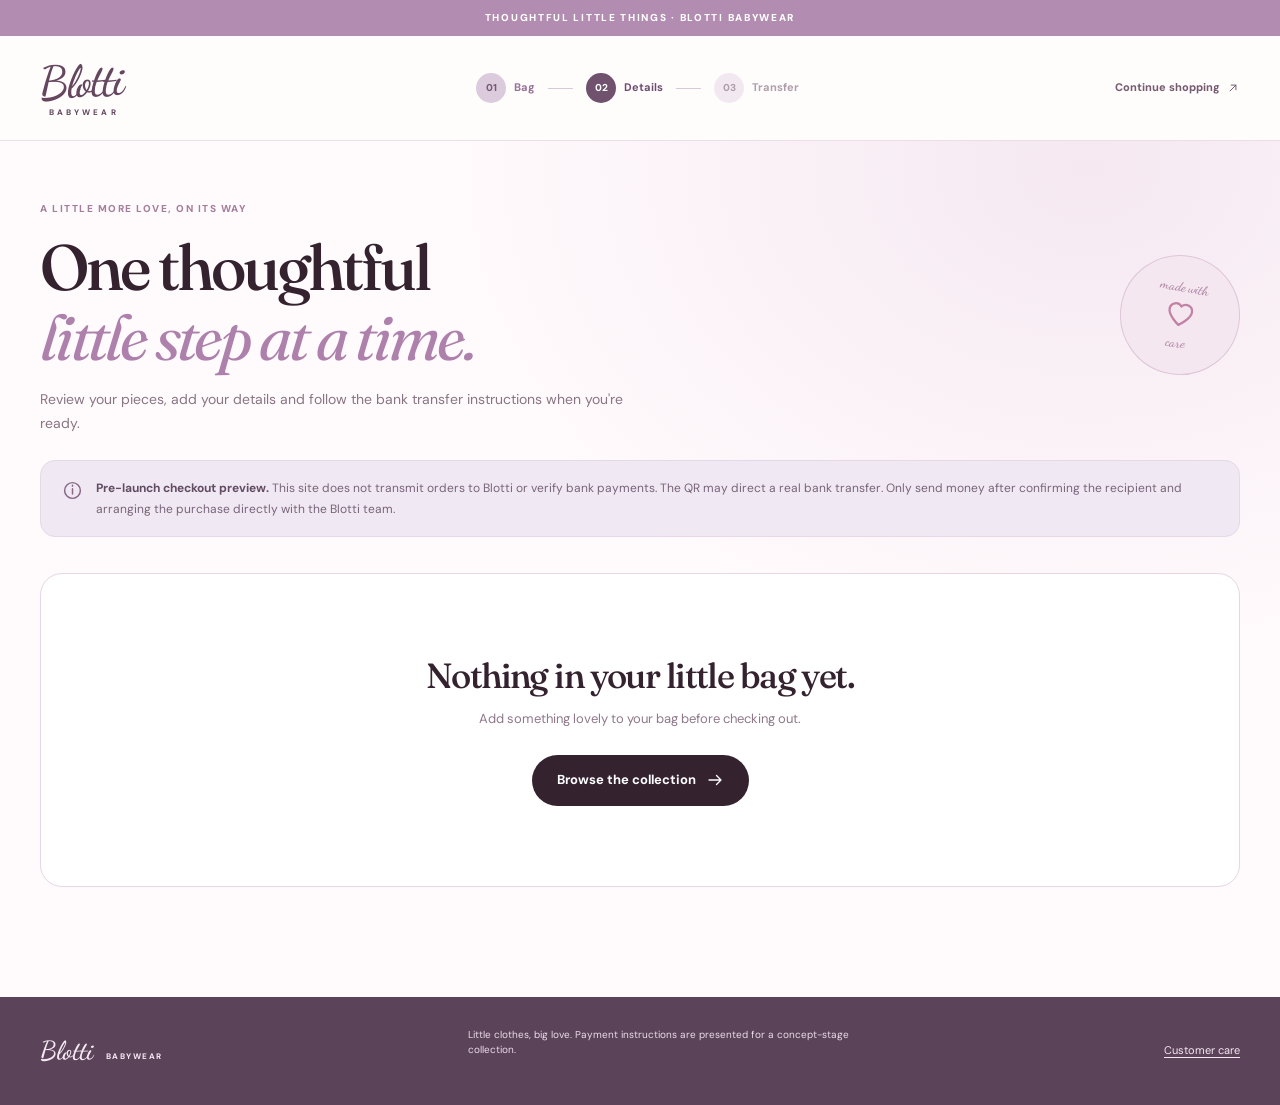
<file: checkout.html>
<!doctype html>
<html lang="en">
<head>
  <meta charset="utf-8"><meta name="viewport" content="width=device-width, initial-scale=1">
  <meta name="theme-color" content="#f9eff6">
  <meta name="description" content="Blotti Babywear checkout preview with item summary, delivery details and VietQR bank transfer instructions.">
  <title>Checkout | Blotti Babywear</title>
  <link rel="preconnect" href="https://fonts.googleapis.com">
  <link rel="preconnect" href="https://fonts.gstatic.com" crossorigin>
  <link href="https://fonts.googleapis.com/css2?family=DM+Sans:wght@400;500;600;700;800&family=Dancing+Script:wght@500;600;700&family=Fraunces:opsz,wght,SOFT,WONK@9..144,400,30,1;9..144,500,30,1;9..144,600,30,1;9..144,700,30,1&display=swap" rel="stylesheet">
  <link href="styles.css?v=20261031-checkout1" rel="stylesheet">
  <link href="checkout.css?v=20261031-checkout1" rel="stylesheet">
  <script src="checkout.js?v=20261031-checkout1" defer></script>
</head>
<body class="blotti-checkout">
  <a href="#checkoutMain" class="skip-link">Skip to checkout</a>
  <div class="checkout-announcement">THOUGHTFUL LITTLE THINGS · BLOTTI BABYWEAR</div>
  <header class="checkout-header">
    <div class="container checkout-header-inner">
      <a href="index.html" class="wordmark" aria-label="Blotti home">Blotti<span>BABYWEAR</span></a>
      <div class="checkout-progress" aria-label="Checkout progress">
        <span class="is-done"><span class="progress-number">01</span> Bag</span>
        <span class="progress-line"></span>
        <span id="progressDelivery" class="is-current"><span class="progress-number">02</span> Details</span>
        <span class="progress-line"></span>
        <span id="progressPayment"><span class="progress-number">03</span> Transfer</span>
      </div>
      <a href="index.html#shop" class="checkout-back">Continue shopping <svg viewBox="0 0 24 24" aria-hidden="true"><path d="M7 17 17 7M9 7h8v8"/></svg></a>
    </div>
  </header>
  <main id="checkoutMain" class="checkout-main">
    <div class="container">
      <div class="checkout-title-area">
        <div><span class="checkout-eyebrow">A LITTLE MORE LOVE, ON ITS WAY</span><h1>One thoughtful<br><em>little step at a time.</em></h1><p>Review your pieces, add your details and follow the bank transfer instructions when you're ready.</p></div>
        <div class="checkout-title-mark" aria-hidden="true"><span>made with</span><svg viewBox="0 0 24 24"><path d="M20.5 8.6c0 5.2-8.5 10.9-8.5 10.9S3.5 13.8 3.5 8.6A4.8 4.8 0 0 1 12 5.5a4.8 4.8 0 0 1 8.5 3.1Z"/></svg><span>care</span></div>
      </div>
      <div class="checkout-status-banner" role="note">
        <svg viewBox="0 0 24 24" aria-hidden="true"><circle cx="12" cy="12" r="9"/><path d="M12 10v6m0-10v1"/></svg>
        <p><strong>Pre-launch checkout preview.</strong> This site does not transmit orders to Blotti or verify bank payments. The QR may direct a real bank transfer. Only send money after confirming the recipient and arranging the purchase directly with the Blotti team.</p>
      </div>
      <div id="checkoutEmpty" class="checkout-empty" hidden>
        <h2>Nothing in your little bag yet.</h2><p>Add something lovely to your bag before checking out.</p>
        <a href="index.html#shop" class="pill dark">Browse the collection <svg viewBox="0 0 24 24" aria-hidden="true"><path d="M4 12h16m-6-6 6 6-6 6"/></svg></a>
      </div>
      <div id="checkoutContent" class="checkout-layout">
        <div class="checkout-flow">
          <section class="checkout-panel" id="deliveryPanel" aria-labelledby="deliveryTitle">
            <div class="checkout-panel-heading"><span class="checkout-panel-number">01</span><div><span class="checkout-eyebrow">LET'S GET THE DETAILS RIGHT</span><h2 id="deliveryTitle">Delivery details</h2></div></div>
            <form id="checkoutDeliveryForm" novalidate>
              <div class="checkout-field-grid">
                <label class="checkout-field">Full name <span aria-hidden="true">*</span><input name="fullName" autocomplete="name" required maxlength="90" placeholder="Your full name"></label>
                <label class="checkout-field">Phone number <span aria-hidden="true">*</span><input name="phone" autocomplete="tel" inputmode="tel" type="tel" required minlength="9" maxlength="16" pattern="[+0-9 ()-]{9,16}" placeholder="e.g. 090 123 4567"></label>
                <label class="checkout-field checkout-field-wide">Email (optional)<input name="email" autocomplete="email" type="email" maxlength="120" placeholder="you@example.com"></label>
                <label class="checkout-field">Province / city <span aria-hidden="true">*</span><input name="province" autocomplete="address-level1" required maxlength="80" placeholder="Ho Chi Minh City"></label>
                <label class="checkout-field">Ward / district <span aria-hidden="true">*</span><input name="district" autocomplete="address-level2" required maxlength="80" placeholder="Your ward or district"></label>
                <label class="checkout-field checkout-field-wide">Street address <span aria-hidden="true">*</span><input name="street" autocomplete="street-address" required maxlength="220" placeholder="House number, street, building or apartment"></label>
                <label class="checkout-field checkout-field-wide">Delivery note (optional)<textarea name="note" maxlength="400" rows="3" placeholder="Anything helpful for the delivery?"></textarea></label>
              </div>
              <p class="checkout-privacy-note">Your details stay in this browser tab. No order details are submitted to a server, and no delivery is arranged by this checkout preview.</p>
              <button class="checkout-primary" type="submit" id="continueToPayment">Continue to bank transfer <svg viewBox="0 0 24 24" aria-hidden="true"><path d="M4 12h16m-6-6 6 6-6 6"/></svg></button>
            </form>
          </section>

          <section class="checkout-panel checkout-payment" id="paymentPanel" hidden aria-labelledby="paymentTitle">
            <div class="checkout-panel-heading"><span class="checkout-panel-number">02</span><div><span class="checkout-eyebrow">BANK TRANSFER · VIETQR</span><h2 id="paymentTitle">Pay with your banking app</h2></div></div>
            <p class="checkout-payment-lead">Scan the QR with your banking app, then enter the exact amount and transfer reference shown below.</p>
            <div class="checkout-qr-stage">
              <div class="checkout-qr-image-wrap"><img src="assets/blotti-vietqr-transfer.jpg" width="649" height="746" alt="VietQR NAPAS 24/7 transfer code provided by Blotti" id="checkoutQR"></div>
              <div class="checkout-qr-instructions">
                <span class="checkout-eyebrow">HOW TO TRANSFER</span>
                <ol><li>Open your bank app and choose Scan QR.</li><li>Scan this code and confirm the recipient shown by your bank.</li><li>Enter the exact amount and transfer reference below.</li><li>Keep the transfer receipt for manual verification.</li></ol>
                <p>This static QR does not include the amount or transfer note. Your bank must show the correct recipient before any payment.</p>
              </div>
            </div>
            <div class="checkout-transfer-fields">
              <div class="checkout-copy-field">
                <div><span>TRANSFER AMOUNT · VND</span><strong id="checkoutPayAmount">0</strong></div>
                <button class="checkout-copy" type="button" data-copy="amount" aria-label="Copy transfer amount"><svg viewBox="0 0 24 24" aria-hidden="true"><rect x="8" y="8" width="12" height="12" rx="2"/><path d="M16 8V5a2 2 0 0 0-2-2H5a2 2 0 0 0-2 2v9a2 2 0 0 0 2 2h3"/></svg> Copy amount</button>
              </div>
              <div class="checkout-copy-field">
                <div><span>TRANSFER REFERENCE / ORDER CODE</span><strong id="checkoutPayReference" class="checkout-ref">BLT...</strong></div>
                <button class="checkout-copy" type="button" data-copy="reference" aria-label="Copy transfer reference"><svg viewBox="0 0 24 24" aria-hidden="true"><rect x="8" y="8" width="12" height="12" rx="2"/><path d="M16 8V5a2 2 0 0 0-2-2H5a2 2 0 0 0-2 2v9a2 2 0 0 0 2 2h3"/></svg> Copy reference</button>
              </div>
              <p class="checkout-copy-feedback" role="status" aria-live="polite" id="checkoutCopyStatus"></p>
            </div>
            <div class="checkout-payment-actions">
              <button type="button" id="checkoutTransferReported" class="checkout-primary">I have made a transfer <svg viewBox="0 0 24 24" aria-hidden="true"><path d="M4 12h16m-6-6 6 6-6 6"/></svg></button>
              <button type="button" id="checkoutEditDetails" class="checkout-secondary">Edit delivery details</button>
            </div>
            <p class="checkout-payment-caution">Important: Pressing “I have made a transfer” does not verify funds or notify Blotti. Please keep your receipt and contact the team through a verified channel to arrange fulfillment.</p>
          </section>
          <section class="checkout-panel checkout-pending" id="pendingPanel" hidden aria-labelledby="pendingTitle">
            <div class="checkout-pending-ornament"><svg viewBox="0 0 24 24" aria-hidden="true"><circle cx="12" cy="12" r="9"/><path d="M12 7v5l3.5 2"/></svg></div>
            <span class="checkout-eyebrow">REFERENCE SAVED IN THIS SESSION</span>
            <h2 id="pendingTitle">Awaiting manual verification</h2>
            <p>Your payment report was noted <strong>in this browser only</strong>. The bank transfer has not been verified and no order was submitted to Blotti. Keep your bank receipt and the reference below.</p>
            <div class="checkout-pending-meta"><span>Reference</span><strong id="pendingReference"></strong><span>Transfer amount</span><strong id="pendingAmount"></strong></div>
            <button type="button" id="copyOrderSummary" class="checkout-primary">Copy order summary <svg viewBox="0 0 24 24" aria-hidden="true"><path d="M4 12h16m-6-6 6 6-6 6"/></svg></button>
            <p id="pendingCopyStatus" class="checkout-copy-feedback" role="status" aria-live="polite"></p>
            <a href="index.html#shop" class="checkout-secondary checkout-return">Back to collection</a>
          </section>
        </div>
        <aside class="checkout-summary" aria-labelledby="summaryTitle">
          <div class="checkout-summary-header"><span class="checkout-eyebrow">YOUR HAPPY LITTLE BAG</span><h2 id="summaryTitle">Your order <span id="checkoutItemCount"></span></h2></div>
          <div id="checkoutItems" class="checkout-summary-items"></div>
          <div class="checkout-summary-total">
            <div><span>Items subtotal</span><strong id="checkoutSubtotal">0 ₫</strong></div>
            <div><span>Delivery</span><span>Not included</span></div>
            <div class="checkout-total"><span>Transfer amount</span><strong id="checkoutTotal">0 ₫</strong></div>
            <p>Transfer amount covers items only. Delivery costs and fulfillment terms require separate confirmation with Blotti.</p>
          </div>
          <a href="index.html#shop" class="checkout-edit-bag">Edit your bag <svg viewBox="0 0 24 24" aria-hidden="true"><path d="M7 17 17 7M9 7h8v8"/></svg></a>
          <div class="checkout-summary-footer"><span class="checkout-secure-mark"><svg viewBox="0 0 24 24" aria-hidden="true"><path d="m12 2 8 4v6c0 5-3 8-8 10-5-2-8-5-8-10V6l8-4Z"/></svg> Local checkout preview</span><a href="policies.html#shipping">Shipping information</a><a href="policies.html#returns">Returns &amp; exchanges</a></div>
        </aside>
      </div>
    </div>
  </main>
  <footer class="checkout-footer"><div class="container"><a href="index.html" class="checkout-footer-brand">Blotti <span>BABYWEAR</span></a><p>Little clothes, big love. Payment instructions are presented for a concept-stage collection.</p><a href="policies.html">Customer care</a></div></footer>
</body>
</html>
</file>
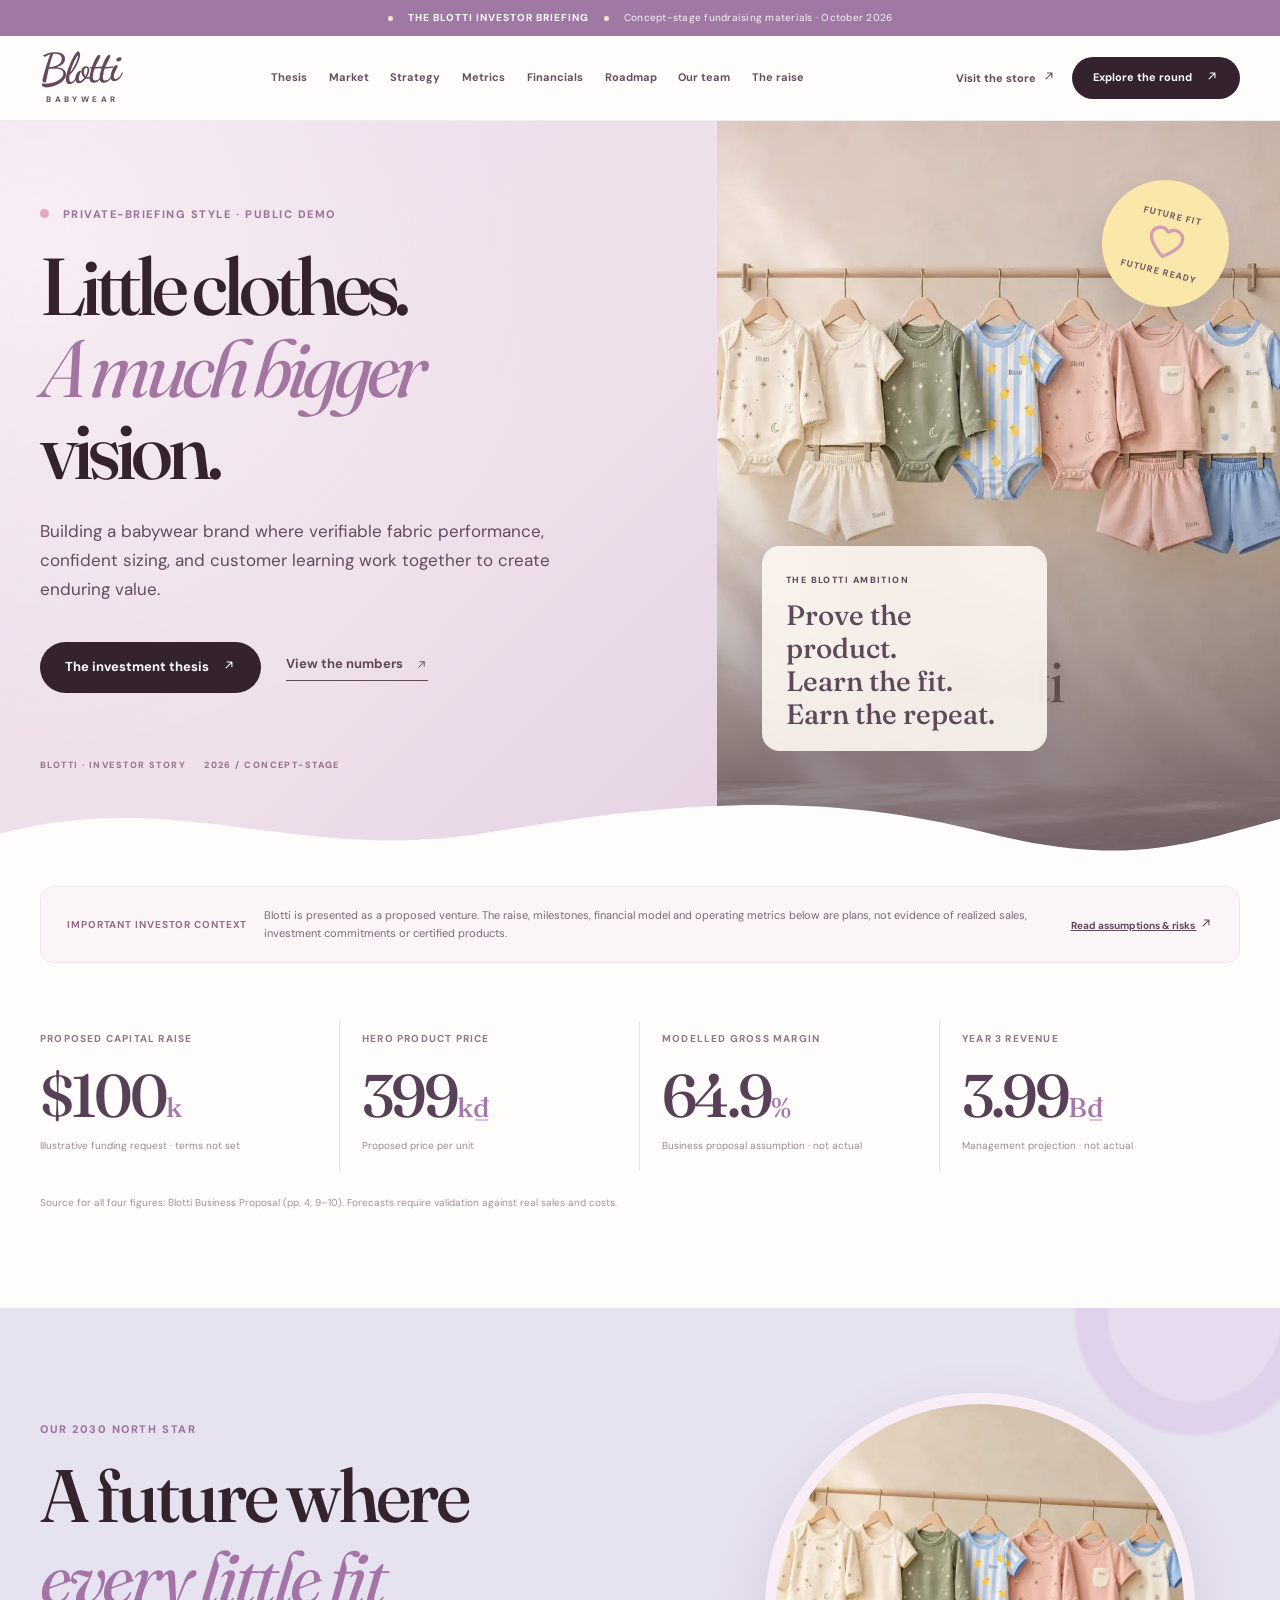
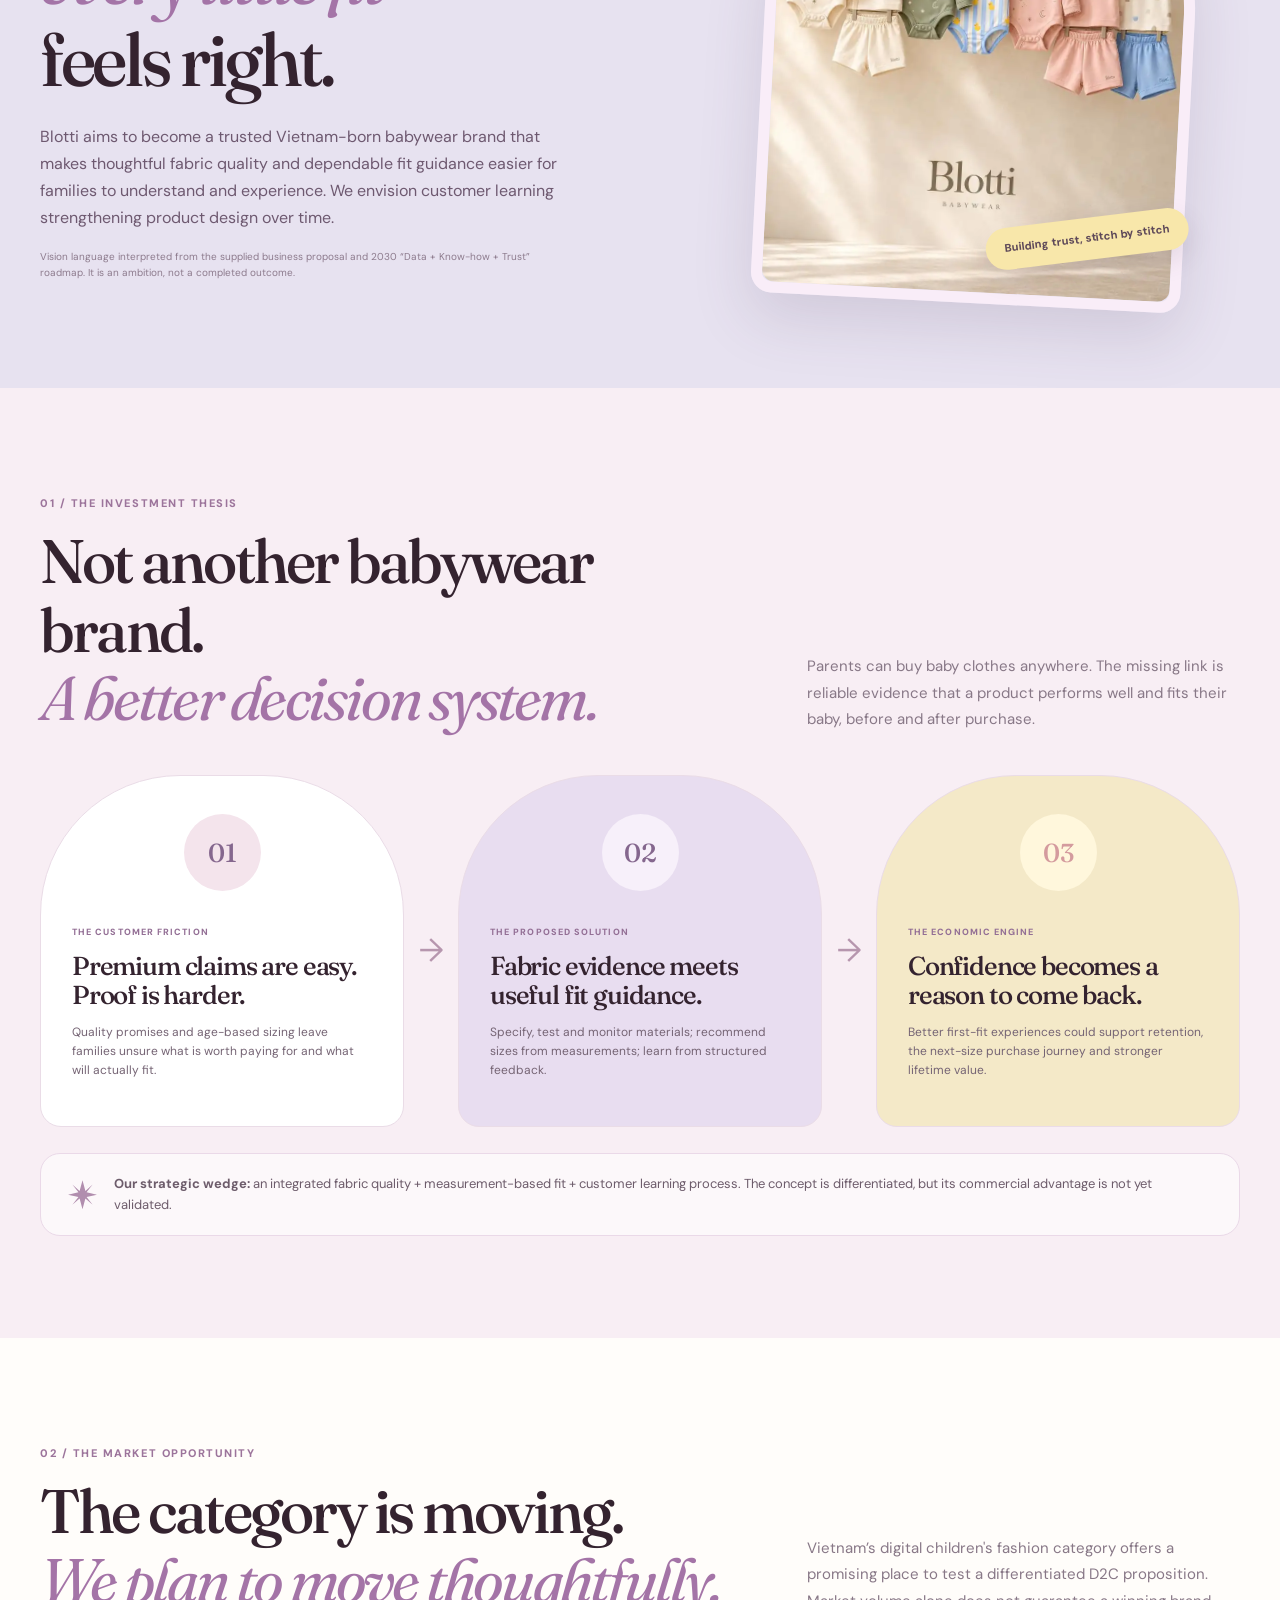
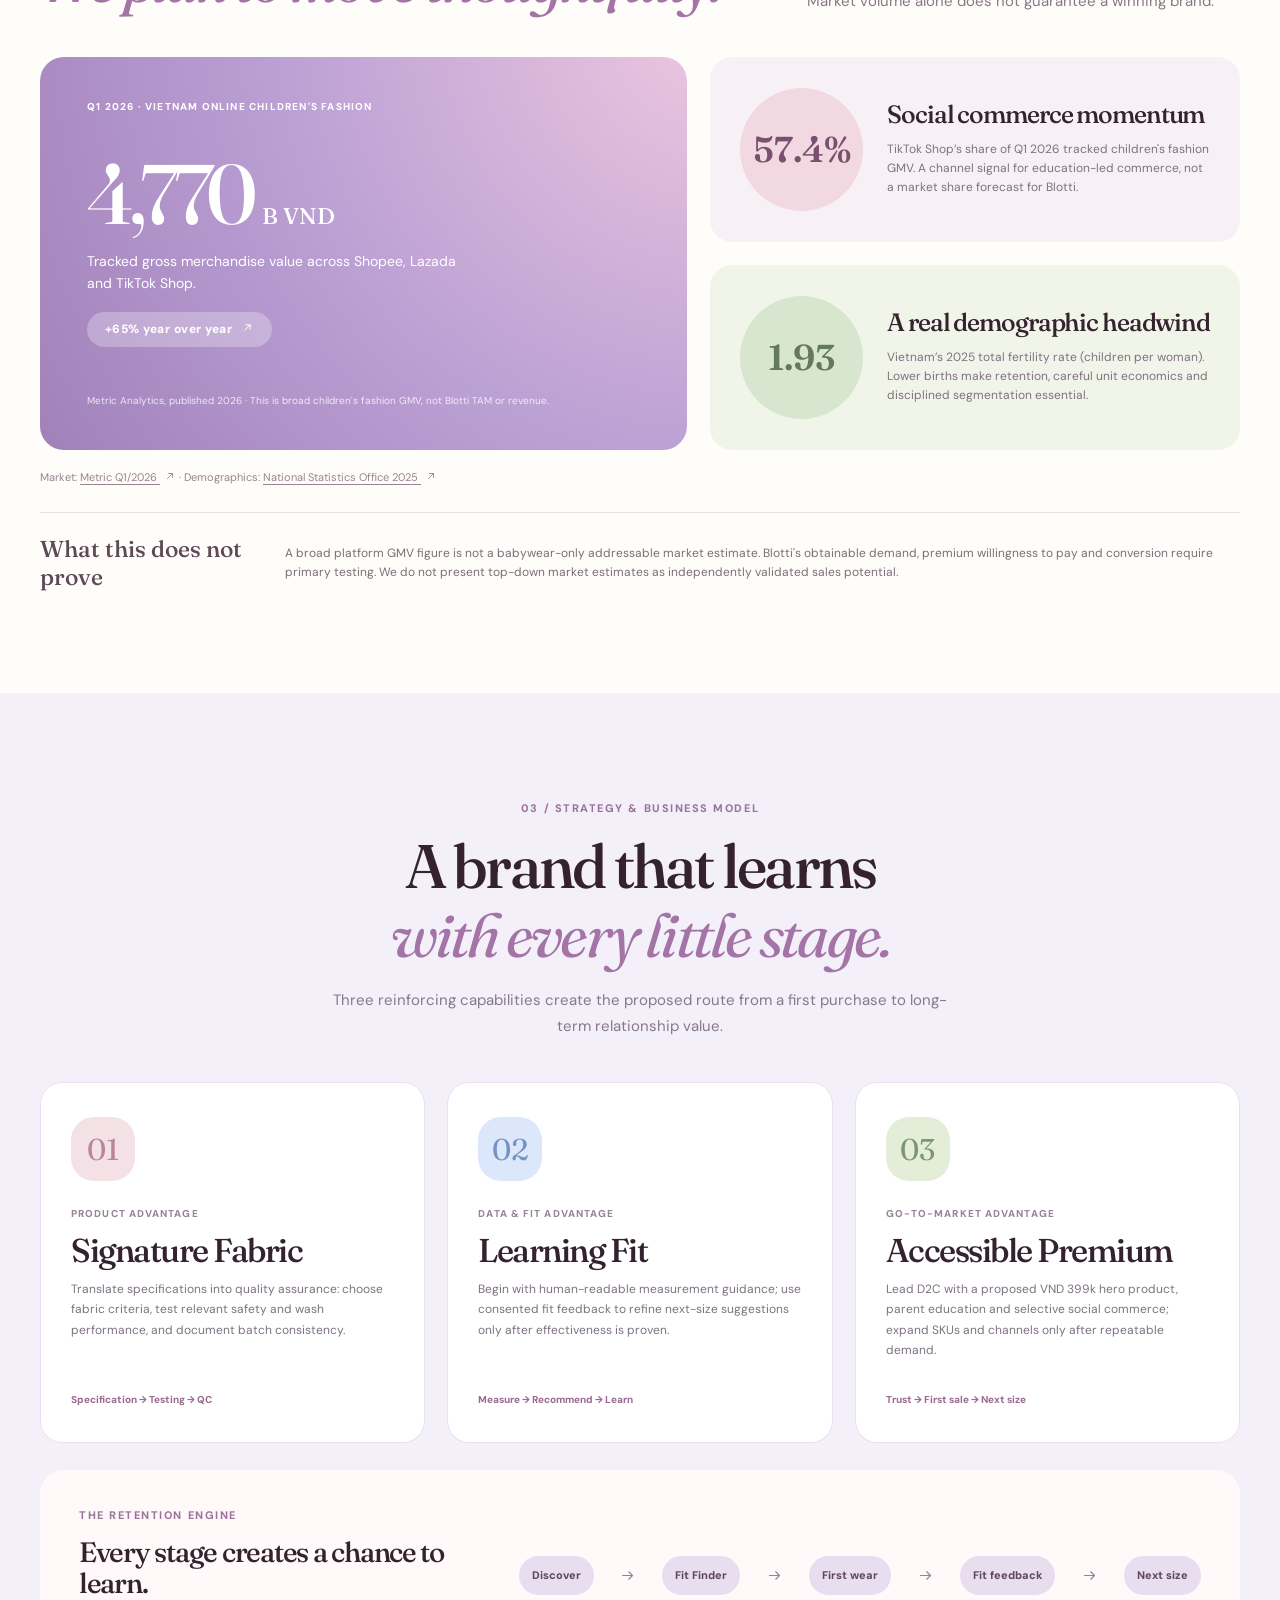
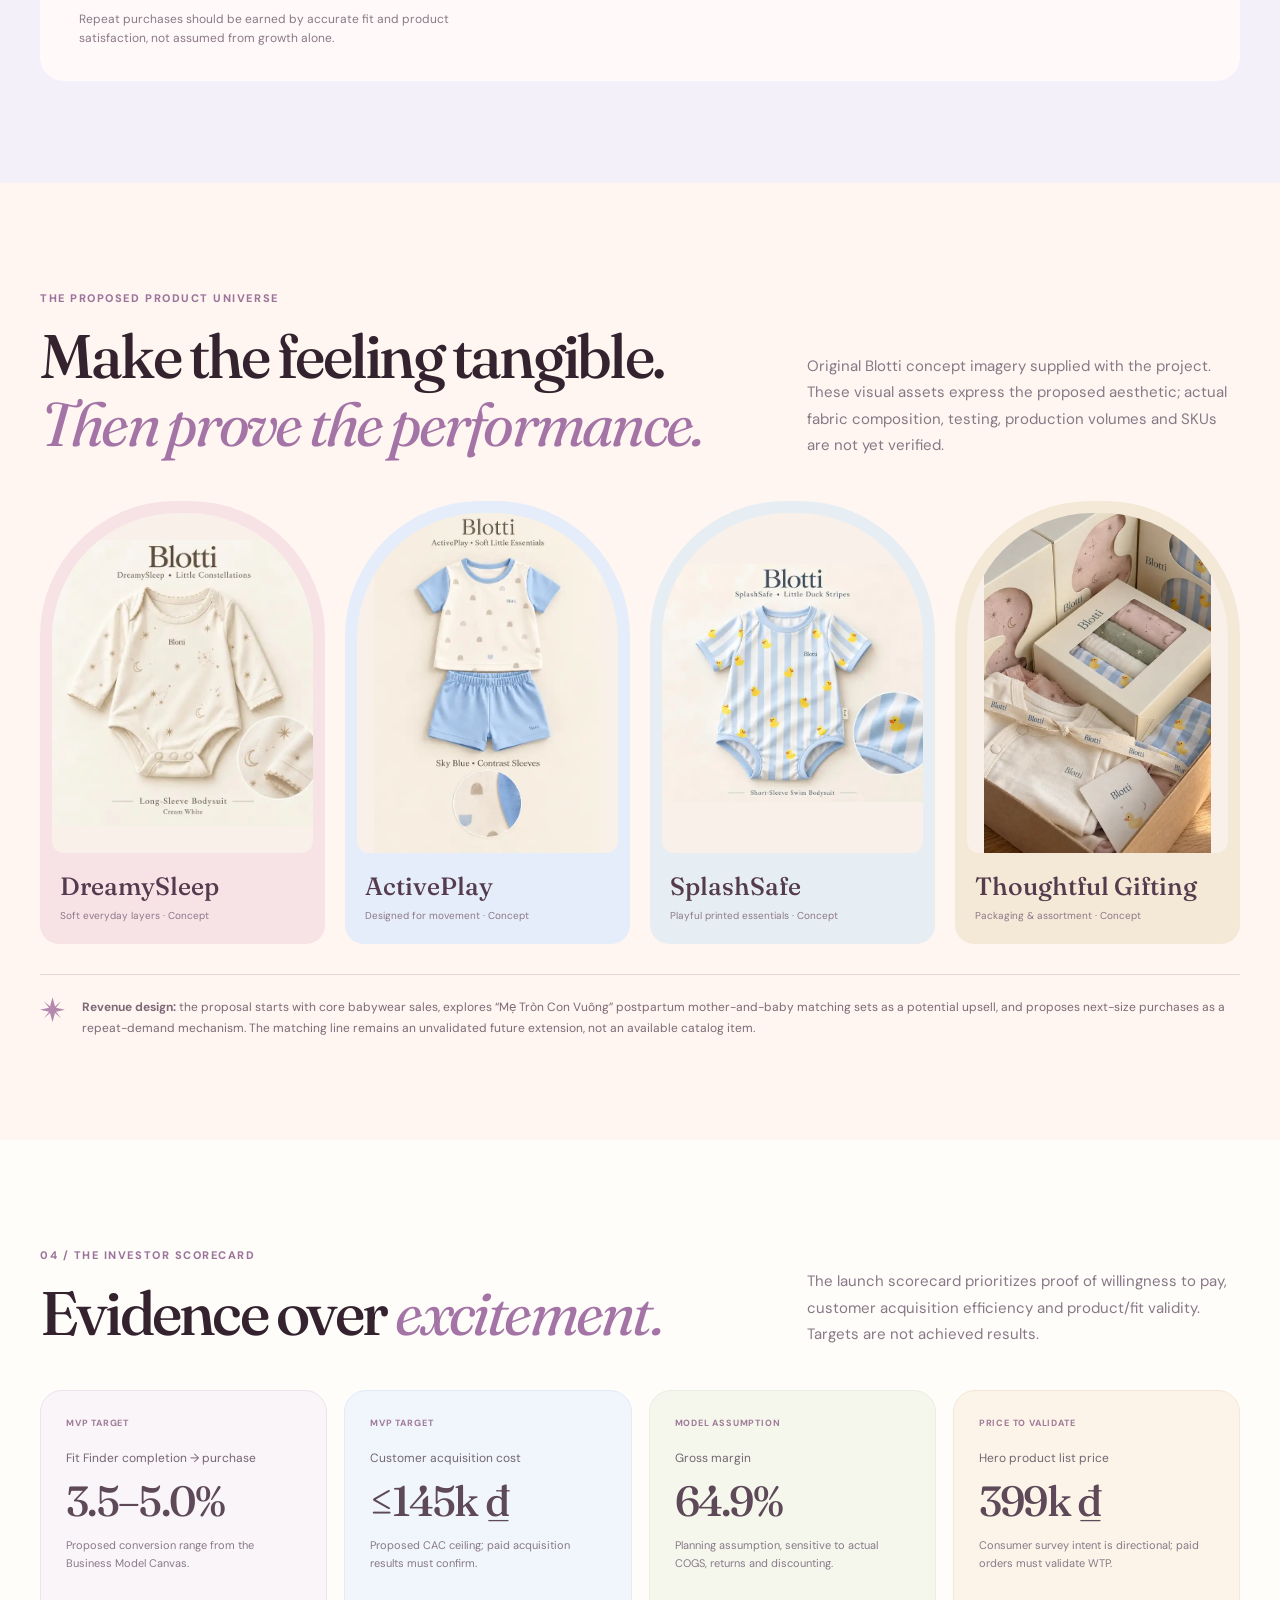
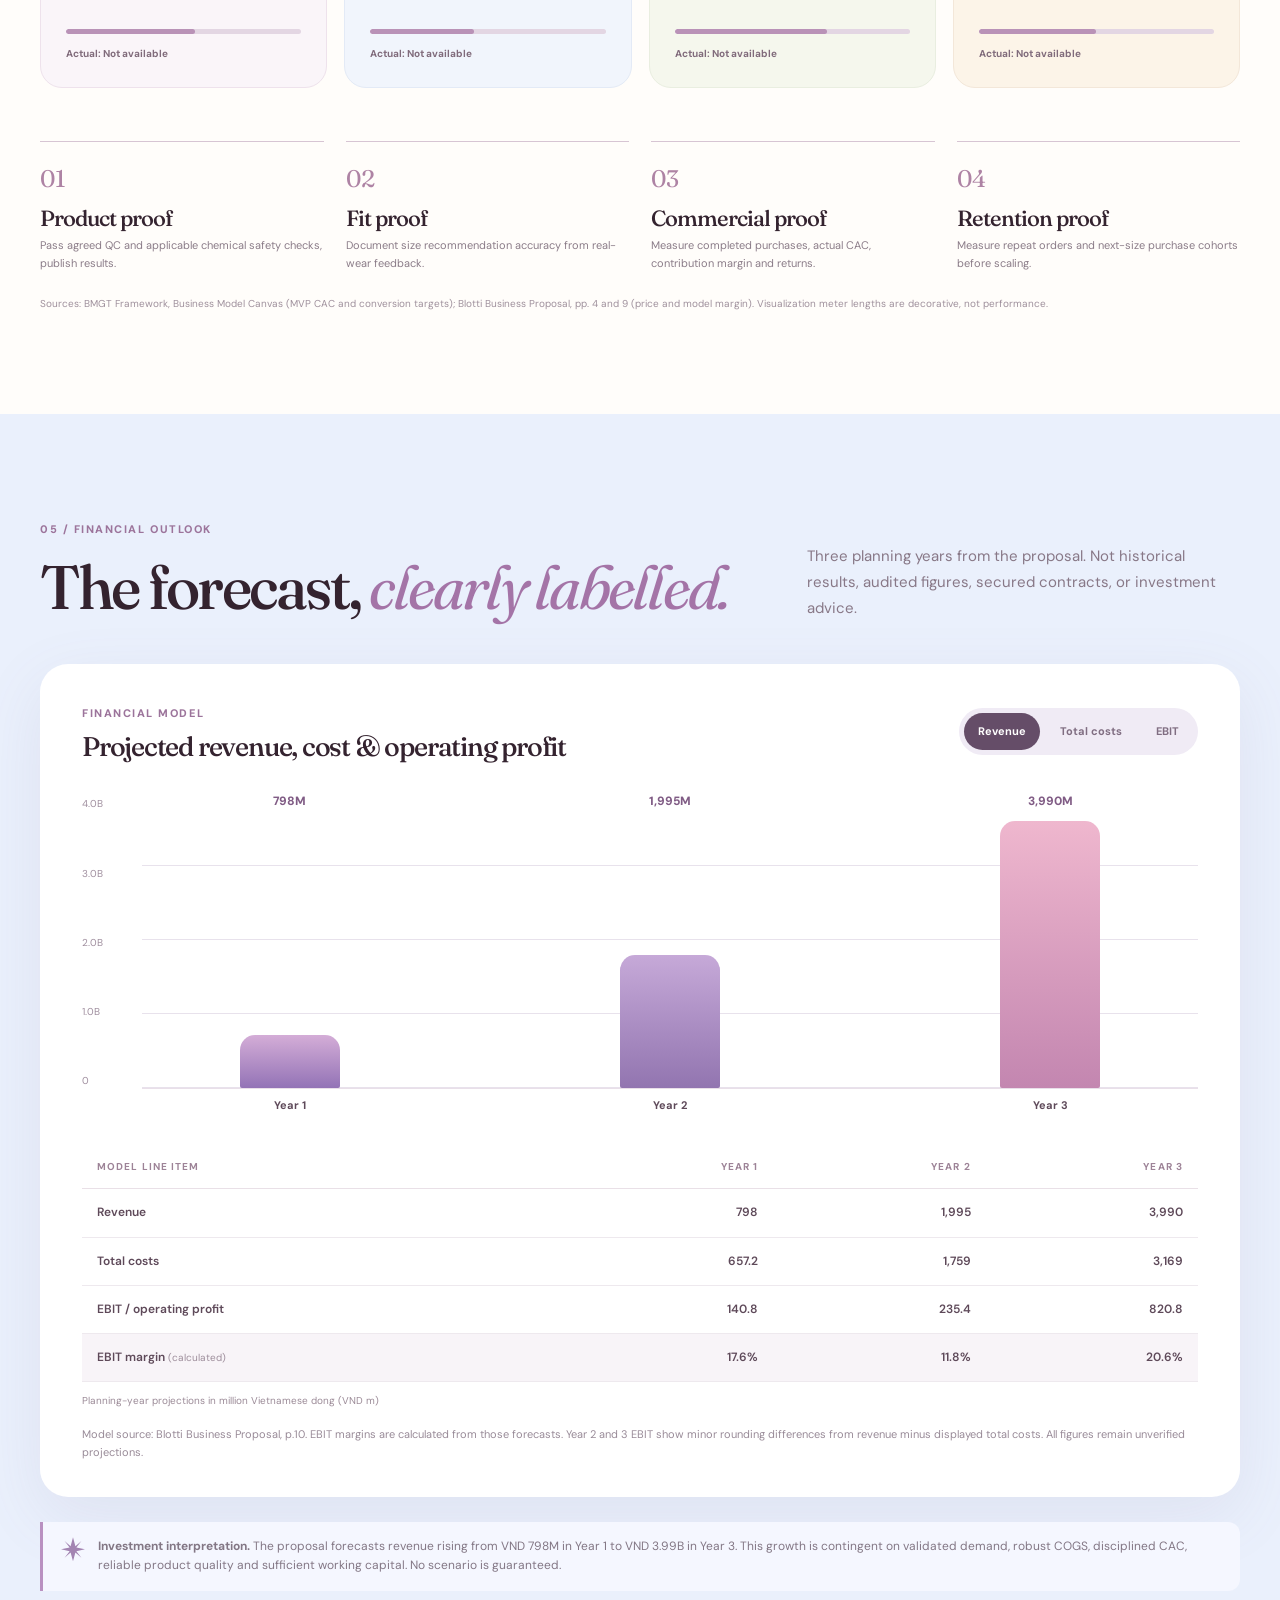
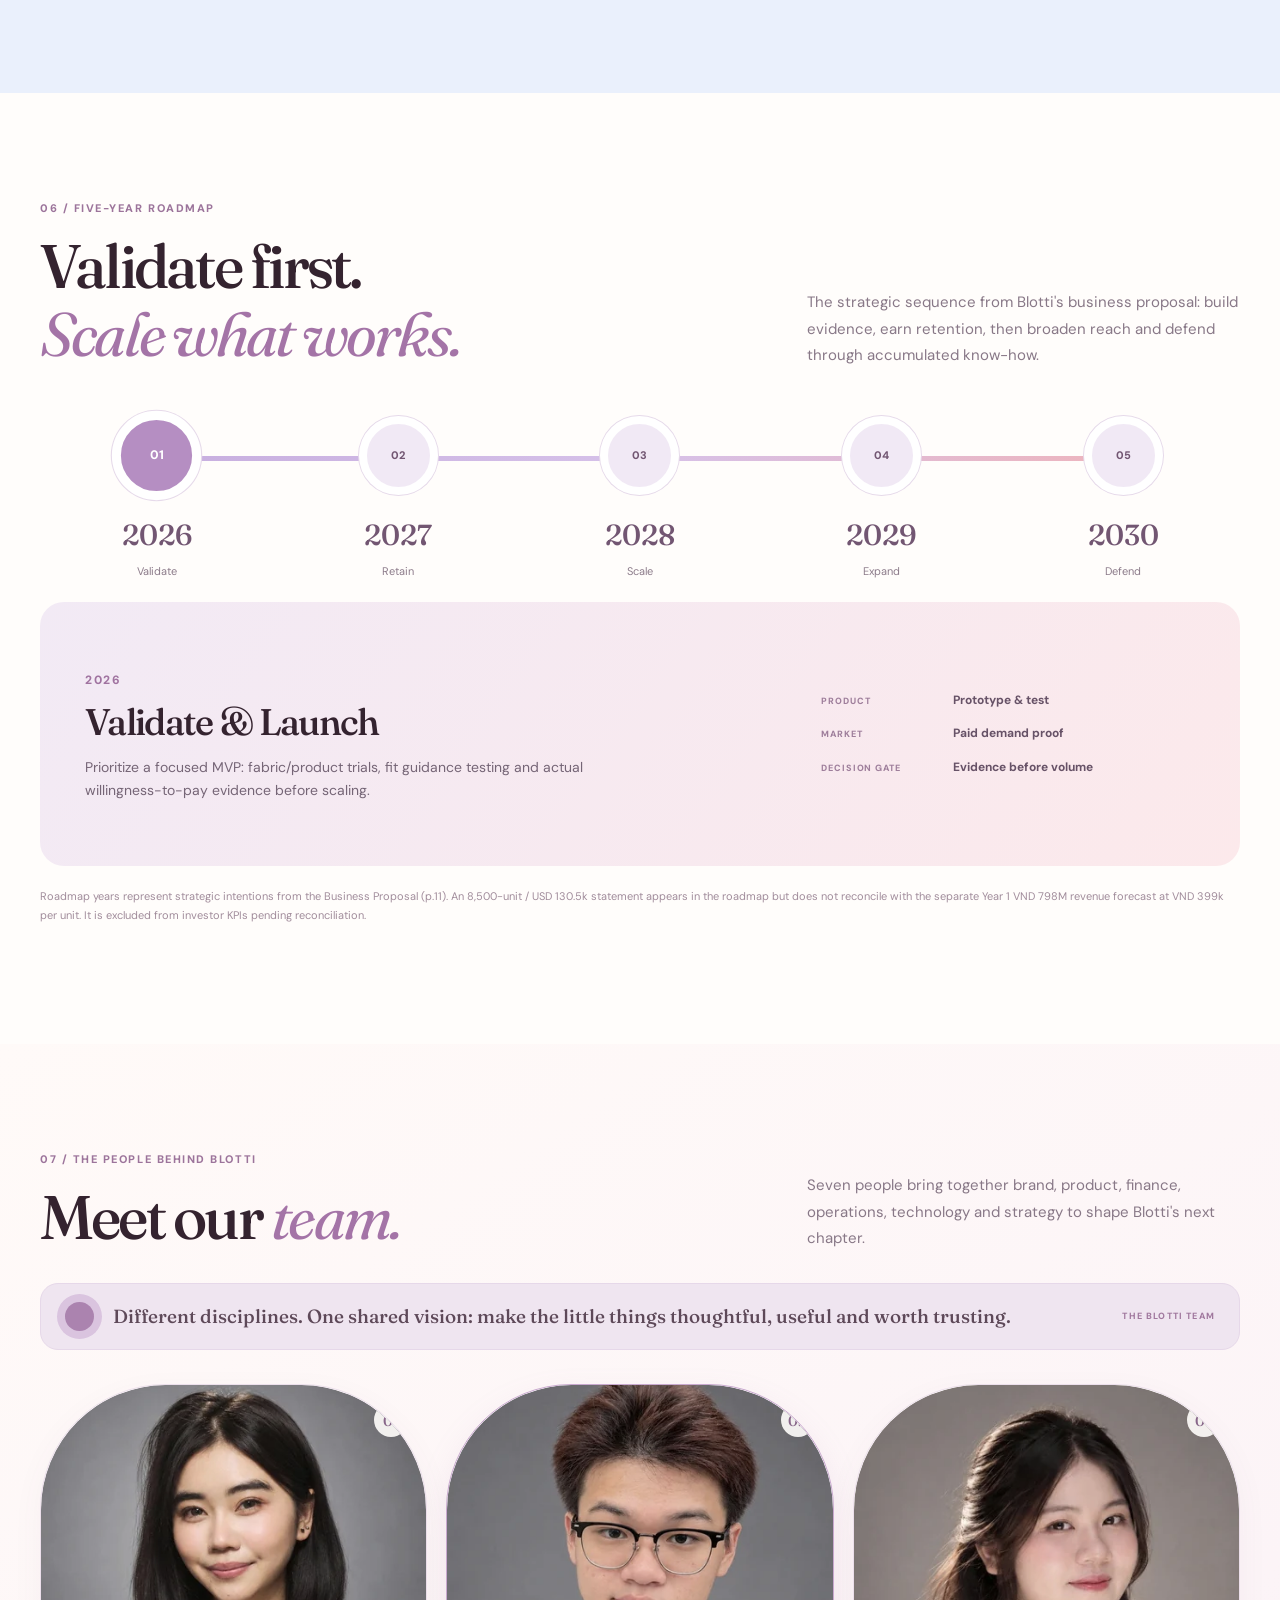
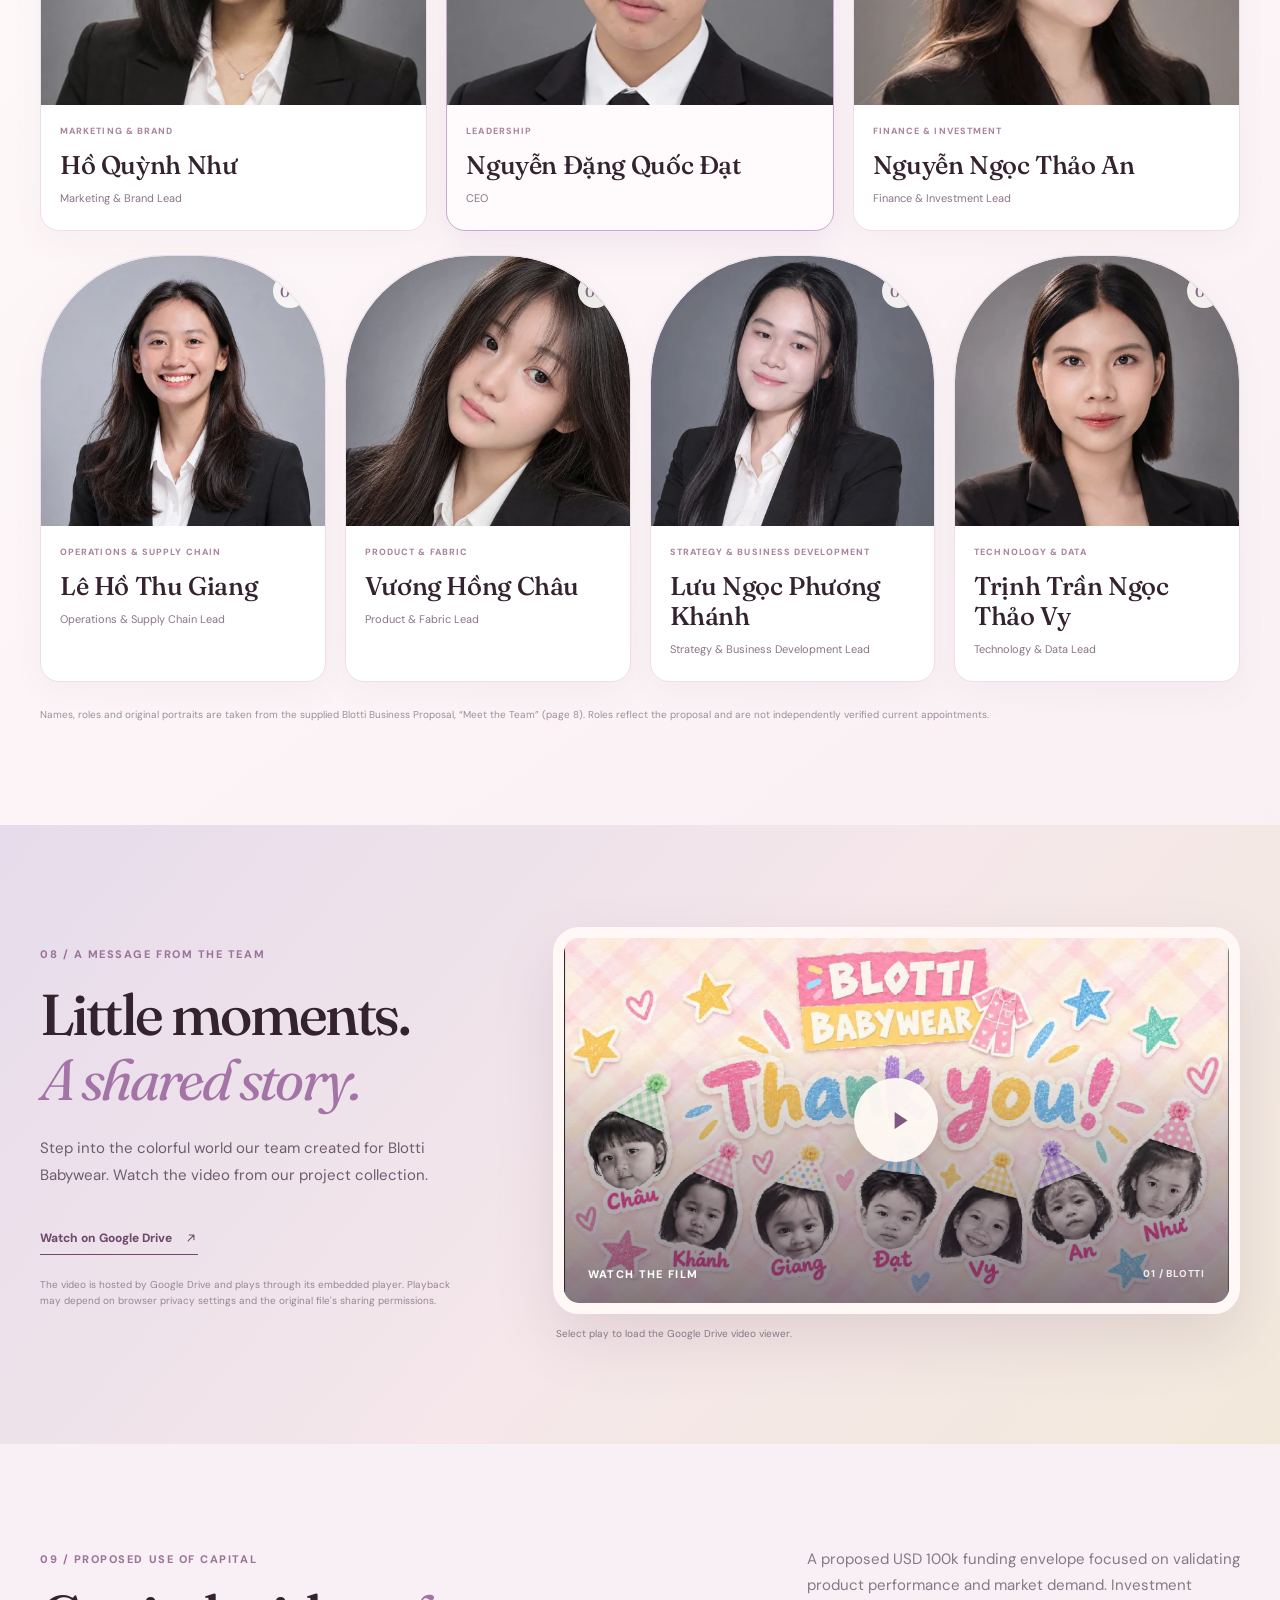
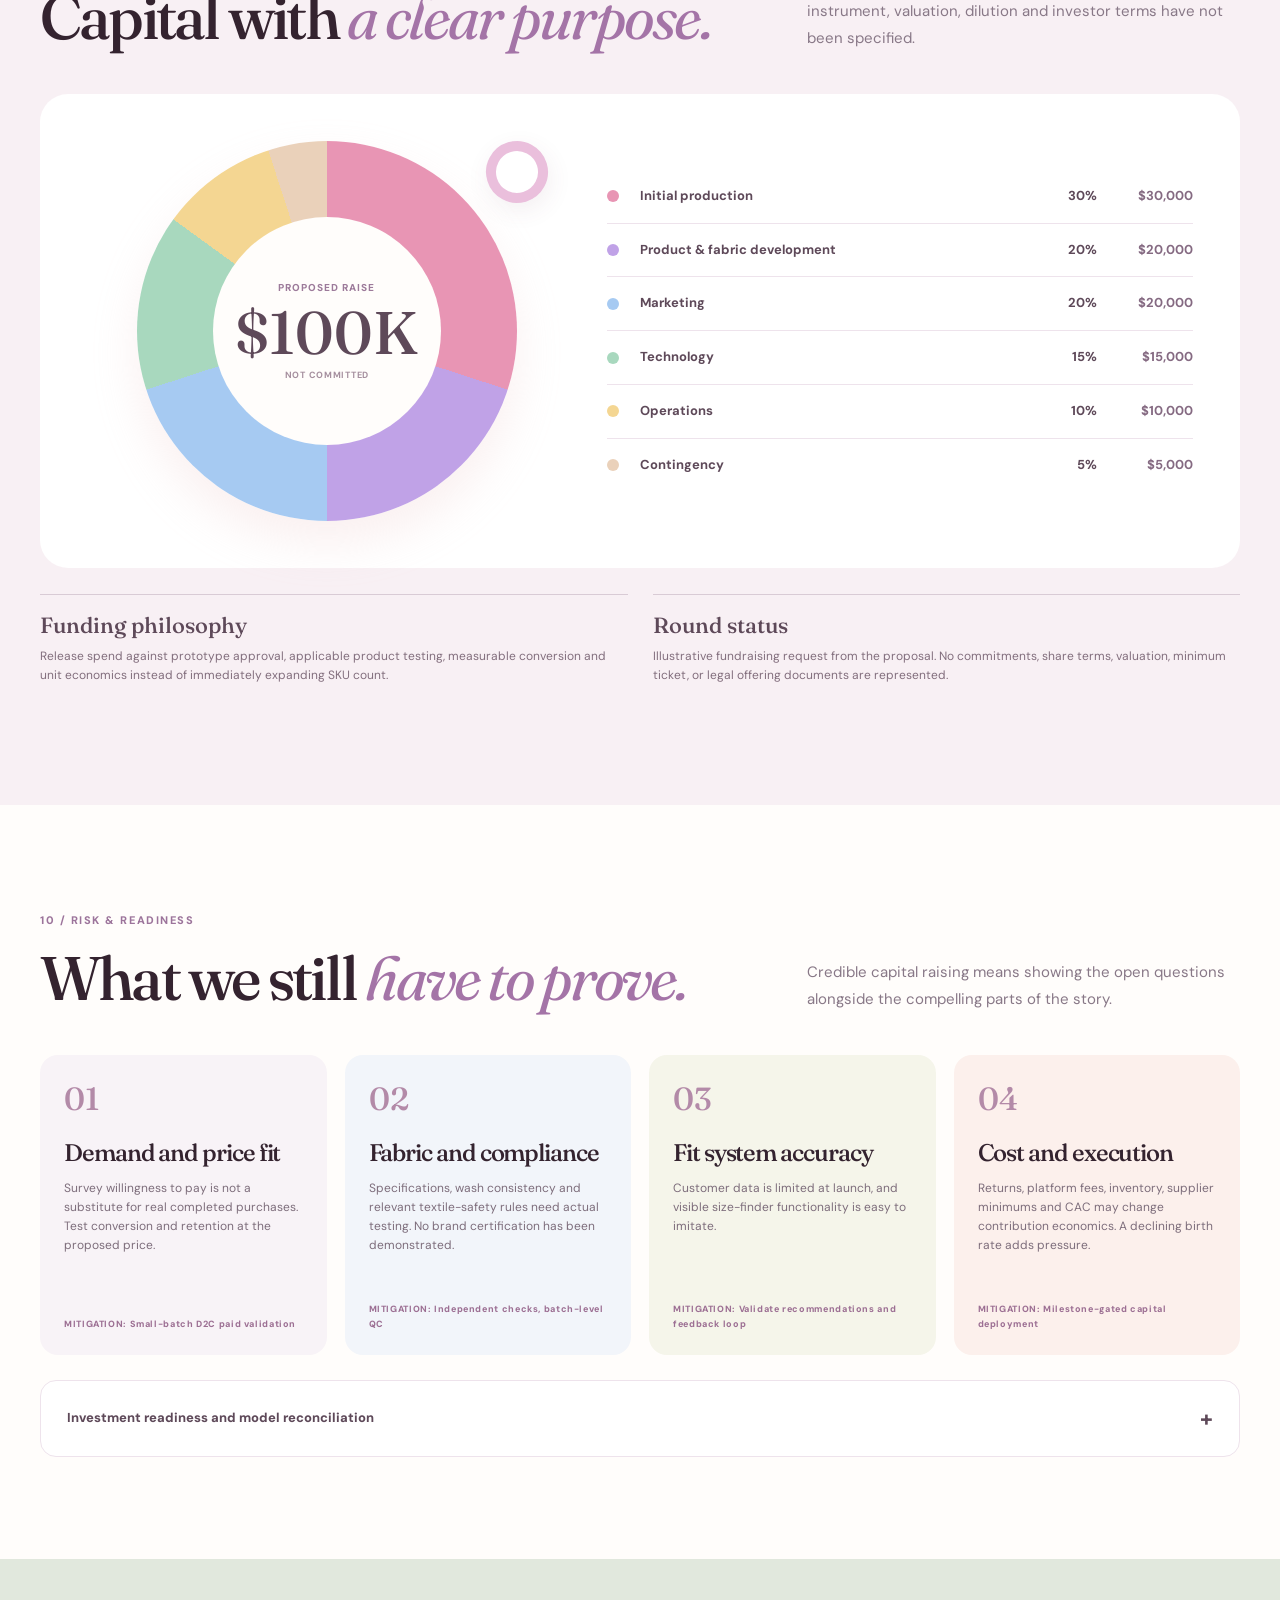
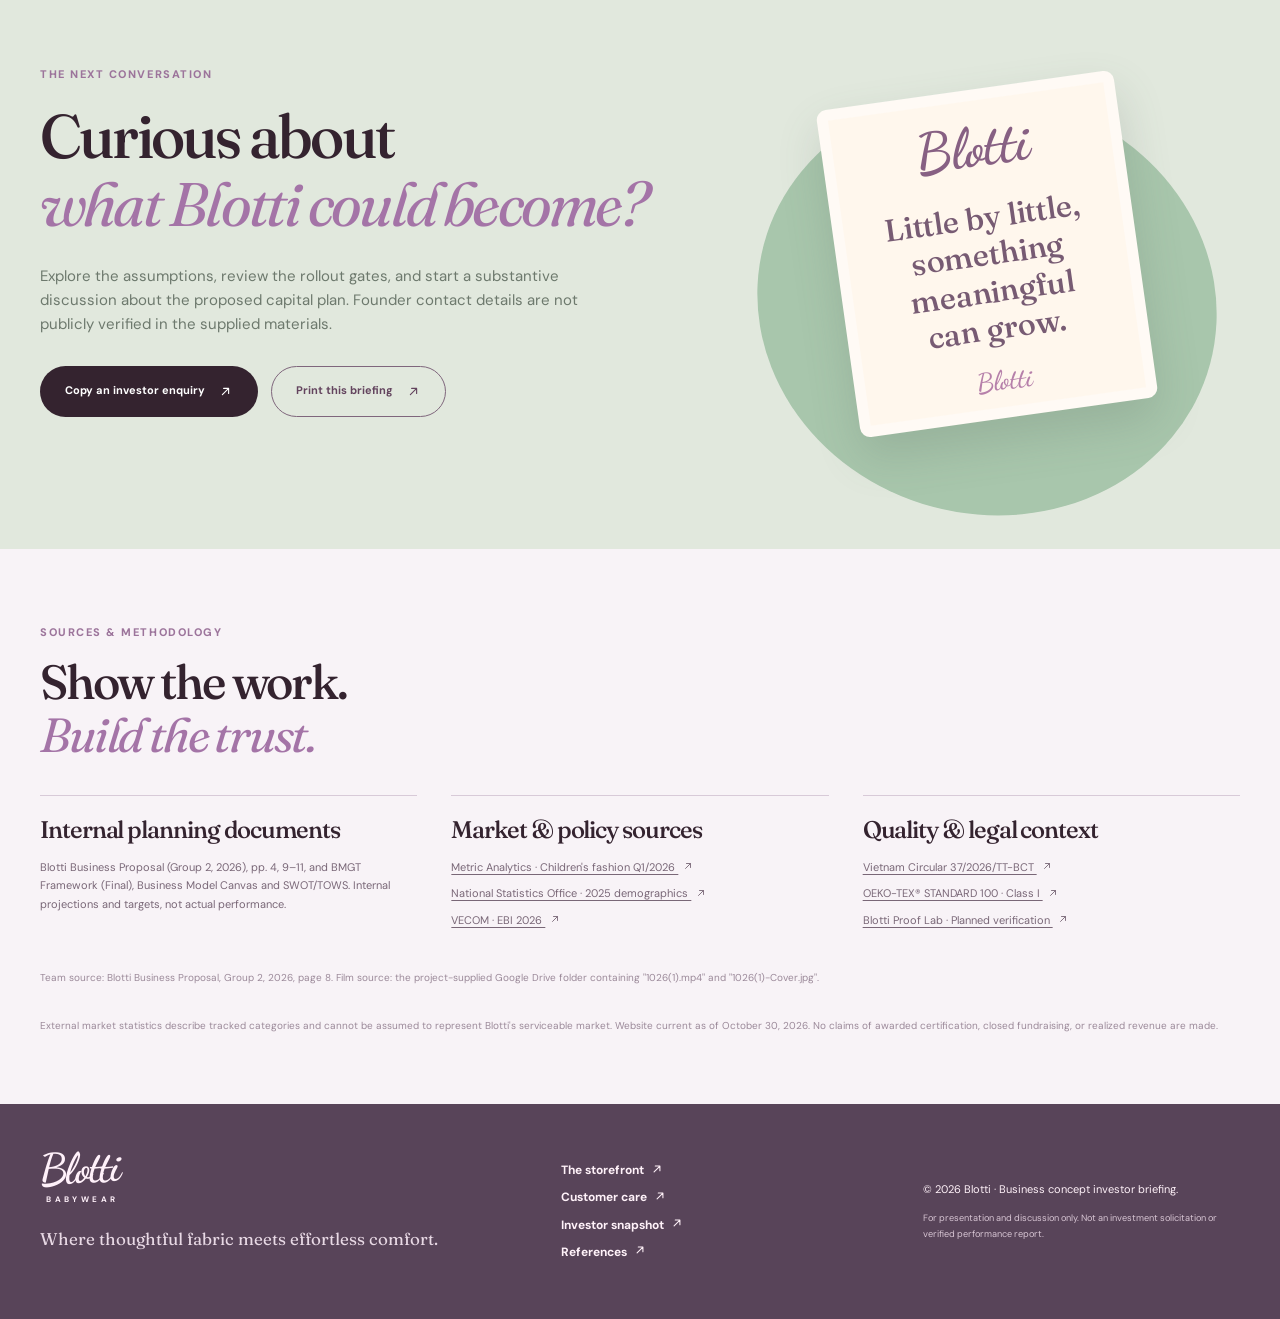
<file: investors.html>
<!doctype html>
<html lang="en">
<head>
  <meta charset="utf-8"><meta name="viewport" content="width=device-width, initial-scale=1"><meta name="theme-color" content="#f4e7ef">
  <meta name="description" content="Explore Blotti Babywear's investment thesis, Vietnam market signals, D2C strategy, proposed funding allocation, financial projections, milestones and risks.">
  <title>Invest in Blotti | Investor Briefing & Strategy</title>
  <link rel="preconnect" href="https://fonts.googleapis.com"><link rel="preconnect" href="https://fonts.gstatic.com" crossorigin>
  <link href="https://fonts.googleapis.com/css2?family=DM+Sans:wght@400;500;600;700;800&family=Dancing+Script:wght@500;600;700&family=Fraunces:opsz,wght,SOFT,WONK@9..144,400,30,1;9..144,500,30,1;9..144,600,30,1;9..144,700,30,1&display=swap" rel="stylesheet">
  <link rel="stylesheet" href="styles.css?v=20261031-arrows3"><link rel="stylesheet" href="investors.css?v=20261031-mobilefilm2">
  <script src="investors.js?v=20261031-mobilefilm2" defer></script>
</head>
<body class="investor-page">
  <a class="skip-link" href="#main">Skip to content</a>
  <div class="inv-announcement"><span class="inv-announcement-dot" aria-hidden="true"></span> <span>THE BLOTTI INVESTOR BRIEFING</span> <span class="inv-announcement-dot" aria-hidden="true"></span> <span class="inv-announcement-detail">Concept-stage fundraising materials · October 2026</span></div>
  <header class="site-header">
    <div class="container inv-header-inner">
      <a class="wordmark" href="index.html" aria-label="Blotti Babywear storefront">Blotti<span>BABYWEAR</span></a>
      <nav aria-label="Investor page navigation" class="inv-nav" id="investorNav">
        <a href="#thesis">Thesis</a><a href="#market">Market</a><a href="#strategy">Strategy</a><a href="#metrics">Metrics</a><a href="#financials">Financials</a><a href="#roadmap">Roadmap</a><a href="#team">Our team</a><a href="#raise">The raise</a>
      </nav>
      <div class="inv-header-actions"><a class="inv-store-link" href="index.html">Visit the store <svg class="blotti-arrow-icon" viewBox="0 0 24 24" aria-hidden="true" focusable="false"><path d="M7 17 17 7M9 7h8v8"/></svg></a><a class="pill dark inv-header-cta" href="#raise">Explore the round <span><svg class="blotti-arrow-icon" viewBox="0 0 24 24" aria-hidden="true" focusable="false"><path d="M7 17 17 7M9 7h8v8"/></svg></span></a><button class="icon-button inv-menu-btn" id="invMenuToggle" aria-label="Toggle investor navigation" aria-expanded="false" aria-controls="investorNav"><span class="inv-menu-glyph" aria-hidden="true"></span></button></div>
    </div>
  </header>
  <main id="main">
    <section class="inv-hero">
      <div class="inv-hero-copy">
        <span class="inv-eyebrow"><span class="inv-dot"></span> PRIVATE-BRIEFING STYLE · PUBLIC DEMO</span>
        <h1>Little clothes.<br><em>A much bigger</em><br>vision.</h1>
        <p class="inv-hero-lead">Building a babywear brand where verifiable fabric performance, confident sizing, and customer learning work together to create enduring value.</p>
        <div class="inv-hero-buttons"><a class="pill dark" href="#thesis">The investment thesis <span><svg class="blotti-arrow-icon" viewBox="0 0 24 24" aria-hidden="true" focusable="false"><path d="M7 17 17 7M9 7h8v8"/></svg></span></a><a href="#financials" class="text-link">View the numbers <svg class="blotti-arrow-icon" viewBox="0 0 24 24" aria-hidden="true" focusable="false"><path d="M7 17 17 7M9 7h8v8"/></svg></a></div>
        <div class="inv-hero-foot"><span>BLOTTI · INVESTOR STORY</span><span>2026 / CONCEPT-STAGE</span></div>
      </div>
      <div class="inv-hero-art">
        <img id="invHeroImage" src="assets/blotti-lookbook.webp" alt="Blotti original concept collection photographed in a pastel capsule wardrobe" loading="eager">
        <div class="inv-art-gradient"></div>
        <div class="inv-hero-seal"><span>FUTURE FIT</span><svg class="inv-seal-heart" aria-hidden="true" viewBox="0 0 24 24"><path d="M20.8 8.4c0 5.3-8.8 11-8.8 11S3.2 13.7 3.2 8.4a4.9 4.9 0 0 1 8.8-2.8 4.9 4.9 0 0 1 8.8 2.8Z"/></svg><span>FUTURE READY</span></div>
        <div class="inv-hero-overlay-card"><span>THE BLOTTI AMBITION</span><strong>Prove the product.<br>Learn the fit.<br>Earn the repeat.</strong></div>
      </div>
      <div class="inv-hero-wave"><svg viewBox="0 0 1440 84" preserveAspectRatio="none" aria-hidden="true"><path d="M0 52c206-52 335 35 555-2s384-41 550 0 233 12 335-14v48H0Z" fill="#fffdfb"/></svg></div>
    </section>
    <div class="inv-status-banner container"><div><b>IMPORTANT INVESTOR CONTEXT</b><span>Blotti is presented as a proposed venture. The raise, milestones, financial model and operating metrics below are plans, not evidence of realized sales, investment commitments or certified products.</span></div><a href="#disclosures">Read assumptions & risks <svg class="blotti-arrow-icon" viewBox="0 0 24 24" aria-hidden="true" focusable="false"><path d="M7 17 17 7M9 7h8v8"/></svg></a></div>
    <section class="inv-section inv-stat-overview" id="snapshot"><div class="container">
      <div class="inv-stat-grid">
        <div class="inv-top-stat"><span>PROPOSED CAPITAL RAISE</span><strong>$100<span>k</span></strong><small>Illustrative funding request · terms not set</small></div>
        <div class="inv-top-stat"><span>HERO PRODUCT PRICE</span><strong>399<span>k ₫</span></strong><small>Proposed price per unit</small></div>
        <div class="inv-top-stat"><span>MODELLED GROSS MARGIN</span><strong>64.9<span>%</span></strong><small>Business proposal assumption · not actual</small></div>
        <div class="inv-top-stat"><span>YEAR 3 REVENUE</span><strong>3.99<span>B ₫</span></strong><small>Management projection · not actual</small></div>
      </div>
      <p class="inv-micro-source">Source for all four figures: Blotti Business Proposal (pp. 4, 9–10). Forecasts require validation against real sales and costs.</p>
    </div></section>
    <section class="inv-vision-band" id="vision" aria-labelledby="invVisionTitle">
      <div class="container inv-vision-layout">
        <div><span class="inv-eyebrow">OUR 2030 NORTH STAR</span><h2 id="invVisionTitle">A future where<br><em>every little fit</em><br>feels right.</h2><p>Blotti aims to become a trusted Vietnam-born babywear brand that makes thoughtful fabric quality and dependable fit guidance easier for families to understand and experience. We envision customer learning strengthening product design over time.</p><small>Vision language interpreted from the supplied business proposal and 2030 “Data + Know-how + Trust” roadmap. It is an ambition, not a completed outcome.</small></div>
        <div class="inv-vision-visual"><img src="assets/blotti-collection.webp" loading="lazy" alt="Blotti concept babywear photographed as a coordinated colorful collection"><span>Building trust, stitch by stitch</span></div>
      </div>
    </section>
    <section class="inv-section inv-thesis-section" id="thesis"><div class="container">
      <div class="inv-section-header inv-split"><div><span class="inv-eyebrow">01 / THE INVESTMENT THESIS</span><h2>Not another babywear brand.<br><em>A better decision system.</em></h2></div><p>Parents can buy baby clothes anywhere. The missing link is reliable evidence that a product performs well and fits their baby, before and after purchase.</p></div>
      <div class="inv-thesis-flow">
        <article class="inv-thesis-card first"><div class="inv-thesis-icon">01</div><span>THE CUSTOMER FRICTION</span><h3>Premium claims are easy. Proof is harder.</h3><p>Quality promises and age-based sizing leave families unsure what is worth paying for and what will actually fit.</p></article>
        <div class="inv-flow-arrow" aria-hidden="true">→</div>
        <article class="inv-thesis-card second"><div class="inv-thesis-icon">02</div><span>THE PROPOSED SOLUTION</span><h3>Fabric evidence meets useful fit guidance.</h3><p>Specify, test and monitor materials; recommend sizes from measurements; learn from structured feedback.</p></article>
        <div class="inv-flow-arrow" aria-hidden="true">→</div>
        <article class="inv-thesis-card third"><div class="inv-thesis-icon">03</div><span>THE ECONOMIC ENGINE</span><h3>Confidence becomes a reason to come back.</h3><p>Better first-fit experiences could support retention, the next-size purchase journey and stronger lifetime value.</p></article>
      </div>
      <div class="inv-thesis-bottom"><span class="inv-small-ornament" aria-hidden="true"></span><p><b>Our strategic wedge:</b> an integrated fabric quality + measurement-based fit + customer learning process. The concept is differentiated, but its commercial advantage is not yet validated.</p></div>
    </div></section>
    <section class="inv-section inv-market-section" id="market"><div class="container">
      <div class="inv-section-header inv-split"><div><span class="inv-eyebrow">02 / THE MARKET OPPORTUNITY</span><h2>The category is moving.<br><em>We plan to move thoughtfully.</em></h2></div><p>Vietnam’s digital children's fashion category offers a promising place to test a differentiated D2C proposition. Market volume alone does not guarantee a winning brand.</p></div>
      <div class="inv-market-layout">
        <article class="inv-market-primary"><span>Q1 2026 · VIETNAM ONLINE CHILDREN'S FASHION</span><strong>4,770<span>B VND</span></strong><p>Tracked gross merchandise value across Shopee, Lazada and TikTok Shop.</p><div class="inv-market-tag">+65% year over year <svg class="blotti-arrow-icon" viewBox="0 0 24 24" aria-hidden="true" focusable="false"><path d="M7 17 17 7M9 7h8v8"/></svg></div><small>Metric Analytics, published 2026 · This is broad children's fashion GMV, not Blotti TAM or revenue.</small></article>
        <div class="inv-market-side">
          <article><div class="inv-market-circle peach">57.4%</div><div><h3>Social commerce momentum</h3><p>TikTok Shop’s share of Q1 2026 tracked children's fashion GMV. A channel signal for education-led commerce, not a market share forecast for Blotti.</p></div></article>
          <article><div class="inv-market-circle mint">1.93</div><div><h3>A real demographic headwind</h3><p>Vietnam’s 2025 total fertility rate (children per woman). Lower births make retention, careful unit economics and disciplined segmentation essential.</p></div></article>
        </div>
      </div>
      <div class="inv-source-row">Market: <a target="_blank" rel="noopener noreferrer" href="https://metric.vn/insights/quy-1-2026-tiktok-shop-soan-ngoi-shopee-dan-dau-nganh-thoi-trang-tre-em-tren-tmdt-viet-nam/">Metric Q1/2026 <svg class="blotti-arrow-icon" viewBox="0 0 24 24" aria-hidden="true" focusable="false"><path d="M7 17 17 7M9 7h8v8"/></svg></a> · Demographics: <a target="_blank" rel="noopener noreferrer" href="https://www.nso.gov.vn/en/data-and-statistics/2026/01/press-release-social-economic-situation-in-the-fourth-quarter-and-2025/">National Statistics Office 2025 <svg class="blotti-arrow-icon" viewBox="0 0 24 24" aria-hidden="true" focusable="false"><path d="M7 17 17 7M9 7h8v8"/></svg></a></div>
      <div class="inv-market-principle"><b>What this does not prove</b><p>A broad platform GMV figure is not a babywear-only addressable market estimate. Blotti's obtainable demand, premium willingness to pay and conversion require primary testing. We do not present top-down market estimates as independently validated sales potential.</p></div>
    </div></section>
    <section class="inv-section inv-strategy-section" id="strategy"><div class="container">
      <div class="inv-section-header center"><span class="inv-eyebrow">03 / STRATEGY & BUSINESS MODEL</span><h2>A brand that learns<br><em>with every little stage.</em></h2><p>Three reinforcing capabilities create the proposed route from a first purchase to long-term relationship value.</p></div>
      <div class="inv-pillars">
        <article class="inv-pillar"><div class="inv-pillar-symbol one">01</div><span>PRODUCT ADVANTAGE</span><h3>Signature Fabric</h3><p>Translate specifications into quality assurance: choose fabric criteria, test relevant safety and wash performance, and document batch consistency.</p><div class="inv-pillar-footer">Specification → Testing → QC</div></article>
        <article class="inv-pillar"><div class="inv-pillar-symbol two">02</div><span>DATA & FIT ADVANTAGE</span><h3>Learning Fit</h3><p>Begin with human-readable measurement guidance; use consented fit feedback to refine next-size suggestions only after effectiveness is proven.</p><div class="inv-pillar-footer">Measure → Recommend → Learn</div></article>
        <article class="inv-pillar"><div class="inv-pillar-symbol three">03</div><span>GO-TO-MARKET ADVANTAGE</span><h3>Accessible Premium</h3><p>Lead D2C with a proposed VND 399k hero product, parent education and selective social commerce; expand SKUs and channels only after repeatable demand.</p><div class="inv-pillar-footer">Trust → First sale → Next size</div></article>
      </div>
      <div class="inv-flywheel"><div class="inv-flywheel-caption"><span class="inv-eyebrow">THE RETENTION ENGINE</span><h3>Every stage creates a chance to learn.</h3><p>Repeat purchases should be earned by accurate fit and product satisfaction, not assumed from growth alone.</p></div><div class="inv-flywheel-steps"><span>Discover</span><i class="inv-flywheel-connector" aria-hidden="true"><svg class="blotti-arrow-icon blotti-arrow-icon--forward" viewBox="0 0 24 24" aria-hidden="true" focusable="false"><path d="M4 12h16m-6-6 6 6-6 6"/></svg></i><span>Fit Finder</span><i class="inv-flywheel-connector" aria-hidden="true"><svg class="blotti-arrow-icon blotti-arrow-icon--forward" viewBox="0 0 24 24" aria-hidden="true" focusable="false"><path d="M4 12h16m-6-6 6 6-6 6"/></svg></i><span>First wear</span><i class="inv-flywheel-connector" aria-hidden="true"><svg class="blotti-arrow-icon blotti-arrow-icon--forward" viewBox="0 0 24 24" aria-hidden="true" focusable="false"><path d="M4 12h16m-6-6 6 6-6 6"/></svg></i><span>Fit feedback</span><i class="inv-flywheel-connector" aria-hidden="true"><svg class="blotti-arrow-icon blotti-arrow-icon--forward" viewBox="0 0 24 24" aria-hidden="true" focusable="false"><path d="M4 12h16m-6-6 6 6-6 6"/></svg></i><span>Next size</span></div></div>
    </div></section>
    <section class="inv-section inv-portfolio-section" id="portfolio"><div class="container">
      <div class="inv-section-header inv-split"><div><span class="inv-eyebrow">THE PROPOSED PRODUCT UNIVERSE</span><h2>Make the feeling tangible.<br><em>Then prove the performance.</em></h2></div><p>Original Blotti concept imagery supplied with the project. These visual assets express the proposed aesthetic; actual fabric composition, testing, production volumes and SKUs are not yet verified.</p></div>
      <div class="inv-portfolio-grid">
        <figure><img src="assets/blotti-sleep-cream.webp" loading="lazy" alt="Blotti cream DreamySleep bodysuit concept"><figcaption><strong>DreamySleep</strong><span>Soft everyday layers · Concept</span></figcaption></figure>
        <figure><img src="assets/blotti-play-blue.webp" loading="lazy" alt="Blotti blue ActivePlay matching set concept"><figcaption><strong>ActivePlay</strong><span>Designed for movement · Concept</span></figcaption></figure>
        <figure><img src="assets/blotti-splash.webp" loading="lazy" alt="Blotti blue stripe duck motif bodysuit concept"><figcaption><strong>SplashSafe</strong><span>Playful printed essentials · Concept</span></figcaption></figure>
        <figure><img src="assets/blotti-packaging.webp" loading="lazy" alt="Blotti branded illustrated babywear gift packaging"><figcaption><strong>Thoughtful Gifting</strong><span>Packaging & assortment · Concept</span></figcaption></figure>
      </div>
      <div class="inv-portfolio-note"><span class="inv-small-ornament" aria-hidden="true"></span><p><b>Revenue design:</b> the proposal starts with core babywear sales, explores “Mẹ Tròn Con Vuông” postpartum mother-and-baby matching sets as a potential upsell, and proposes next-size purchases as a repeat-demand mechanism. The matching line remains an unvalidated future extension, not an available catalog item.</p></div>
    </div></section>
    <section class="inv-section inv-metrics-section" id="metrics"><div class="container">
      <div class="inv-section-header inv-split"><div><span class="inv-eyebrow">04 / THE INVESTOR SCORECARD</span><h2>Evidence over <em>excitement.</em></h2></div><p>The launch scorecard prioritizes proof of willingness to pay, customer acquisition efficiency and product/fit validity. Targets are not achieved results.</p></div>
      <div class="inv-metric-grid">
        <article class="inv-metric-card"><span class="inv-metric-state">MVP TARGET</span><small>Fit Finder completion → purchase</small><strong>3.5–5.0%</strong><p>Proposed conversion range from the Business Model Canvas.</p><span class="inv-meter"><span style="width:55%"></span></span><b>Actual: Not available</b></article>
        <article class="inv-metric-card"><span class="inv-metric-state">MVP TARGET</span><small>Customer acquisition cost</small><strong>≤145k ₫</strong><p>Proposed CAC ceiling; paid acquisition results must confirm.</p><span class="inv-meter"><span style="width:44%"></span></span><b>Actual: Not available</b></article>
        <article class="inv-metric-card"><span class="inv-metric-state">MODEL ASSUMPTION</span><small>Gross margin</small><strong>64.9%</strong><p>Planning assumption, sensitive to actual COGS, returns and discounting.</p><span class="inv-meter"><span style="width:65%"></span></span><b>Actual: Not available</b></article>
        <article class="inv-metric-card"><span class="inv-metric-state">PRICE TO VALIDATE</span><small>Hero product list price</small><strong>399k ₫</strong><p>Consumer survey intent is directional; paid orders must validate WTP.</p><span class="inv-meter"><span style="width:50%"></span></span><b>Actual: Not available</b></article>
      </div>
      <div class="inv-metrics-gates"><div><span>01</span><h3>Product proof</h3><p>Pass agreed QC and applicable chemical safety checks, publish results.</p></div><div><span>02</span><h3>Fit proof</h3><p>Document size recommendation accuracy from real-wear feedback.</p></div><div><span>03</span><h3>Commercial proof</h3><p>Measure completed purchases, actual CAC, contribution margin and returns.</p></div><div><span>04</span><h3>Retention proof</h3><p>Measure repeat orders and next-size purchase cohorts before scaling.</p></div></div>
      <p class="inv-micro-source">Sources: BMGT Framework, Business Model Canvas (MVP CAC and conversion targets); Blotti Business Proposal, pp. 4 and 9 (price and model margin). Visualization meter lengths are decorative, not performance.</p>
    </div></section>
    <section class="inv-section inv-financial-section" id="financials"><div class="container">
      <div class="inv-section-header inv-split"><div><span class="inv-eyebrow">05 / FINANCIAL OUTLOOK</span><h2>The forecast, <em>clearly labelled.</em></h2></div><p>Three planning years from the proposal. Not historical results, audited figures, secured contracts, or investment advice.</p></div>
      <div class="inv-finance-panel">
        <div class="inv-finance-controls"><div><span class="inv-eyebrow">FINANCIAL MODEL</span><h3>Projected revenue, cost & operating profit</h3></div><div class="inv-finance-switch" role="group" aria-label="Select chart metric"><button type="button" data-fin-metric="revenue" class="selected" aria-pressed="true">Revenue</button><button type="button" data-fin-metric="costs" aria-pressed="false">Total costs</button><button type="button" data-fin-metric="ebit" aria-pressed="false">EBIT</button></div></div>
        <div class="inv-finance-viz" id="finViz" role="img" aria-label="Bar chart showing projected revenue by year: Year 1 VND 798 million, Year 2 VND 1,995 million and Year 3 VND 3,990 million."><div class="inv-chart-y"><span>4.0B</span><span>3.0B</span><span>2.0B</span><span>1.0B</span><span>0</span></div><div class="inv-chart-plot"><div class="inv-chart-gridline"></div><div class="inv-chart-bars"><div class="inv-bar-column"><span class="inv-bar-value">798M</span><div class="inv-bar-track"><div class="inv-bar" style="height:20%"></div></div><strong>Year 1</strong></div><div class="inv-bar-column"><span class="inv-bar-value">1,995M</span><div class="inv-bar-track"><div class="inv-bar" style="height:50%"></div></div><strong>Year 2</strong></div><div class="inv-bar-column"><span class="inv-bar-value">3,990M</span><div class="inv-bar-track"><div class="inv-bar" style="height:100%"></div></div><strong>Year 3</strong></div></div></div></div>
        <div class="inv-finance-table-wrap"><table class="inv-finance-table"><caption>Planning-year projections in million Vietnamese dong (VND m)</caption><thead><tr><th>MODEL LINE ITEM</th><th>YEAR 1</th><th>YEAR 2</th><th>YEAR 3</th></tr></thead><tbody><tr><td>Revenue</td><td>798</td><td>1,995</td><td>3,990</td></tr><tr><td>Total costs</td><td>657.2</td><td>1,759</td><td>3,169</td></tr><tr><td>EBIT / operating profit</td><td>140.8</td><td>235.4</td><td>820.8</td></tr><tr class="inv-derived"><td>EBIT margin <small>(calculated)</small></td><td>17.6%</td><td>11.8%</td><td>20.6%</td></tr></tbody></table></div>
        <p class="inv-finance-foot">Model source: Blotti Business Proposal, p.10. EBIT margins are calculated from those forecasts. Year 2 and 3 EBIT show minor rounding differences from revenue minus displayed total costs. All figures remain unverified projections.</p>
      </div>
      <div class="inv-finance-insight"><span class="inv-small-ornament" aria-hidden="true"></span><p><b>Investment interpretation.</b> The proposal forecasts revenue rising from VND 798M in Year 1 to VND 3.99B in Year 3. This growth is contingent on validated demand, robust COGS, disciplined CAC, reliable product quality and sufficient working capital. No scenario is guaranteed.</p></div>
    </div></section>
    <section class="inv-section inv-roadmap-section" id="roadmap"><div class="container">
      <div class="inv-section-header inv-split"><div><span class="inv-eyebrow">06 / FIVE-YEAR ROADMAP</span><h2>Validate first.<br><em>Scale what works.</em></h2></div><p>The strategic sequence from Blotti's business proposal: build evidence, earn retention, then broaden reach and defend through accumulated know-how.</p></div>
      <div class="inv-roadmap-track" role="tablist" aria-label="Roadmap year">
        <button role="tab" aria-selected="true" class="active" data-roadmap="2026"><span>01</span><strong>2026</strong><small>Validate</small></button>
        <button role="tab" aria-selected="false" data-roadmap="2027"><span>02</span><strong>2027</strong><small>Retain</small></button>
        <button role="tab" aria-selected="false" data-roadmap="2028"><span>03</span><strong>2028</strong><small>Scale</small></button>
        <button role="tab" aria-selected="false" data-roadmap="2029"><span>04</span><strong>2029</strong><small>Expand</small></button>
        <button role="tab" aria-selected="false" data-roadmap="2030"><span>05</span><strong>2030</strong><small>Defend</small></button>
      </div>
      <article class="inv-roadmap-detail" id="roadmapDetail" role="tabpanel" aria-live="polite"><div><span class="inv-roadmap-year">2026</span><h3>Validate & Launch</h3><p>Prioritize a focused MVP: fabric/product trials, fit guidance testing and actual willingness-to-pay evidence before scaling.</p></div><div class="inv-roadmap-checks"><span>PRODUCT</span><b>Prototype & test</b><span>MARKET</span><b>Paid demand proof</b><span>DECISION GATE</span><b>Evidence before volume</b></div></article>
      <p class="inv-roadmap-caveat">Roadmap years represent strategic intentions from the Business Proposal (p.11). An 8,500-unit / USD 130.5k statement appears in the roadmap but does not reconcile with the separate Year 1 VND 798M revenue forecast at VND 399k per unit. It is excluded from investor KPIs pending reconciliation.</p>
    </div></section>
    <section class="inv-section inv-team-section" id="team">
      <div class="container">
        <div class="inv-section-header inv-split">
          <div><span class="inv-eyebrow">07 / THE PEOPLE BEHIND BLOTTI</span><h2>Meet our <em>team.</em></h2></div>
          <p>Seven people bring together brand, product, finance, operations, technology and strategy to shape Blotti's next chapter.</p>
        </div>
        <div class="inv-team-lead">
          <span class="inv-team-lead-mark" aria-hidden="true"></span>
          <p>Different disciplines. One shared vision: make the little things thoughtful, useful and worth trusting.</p>
          <span>THE BLOTTI TEAM</span>
        </div>
        <div class="inv-team-grid">
          <article class="inv-person-card">
            <div class="inv-person-portrait"><img src="assets/team/ho-quynh-nhu.webp" alt="Portrait of Hồ Quỳnh Như" loading="lazy" width="449" height="561"><span class="inv-person-count">01</span></div>
            <div class="inv-person-details"><span class="inv-person-discipline">MARKETING & BRAND</span><h3>Hồ Quỳnh Như</h3><p>Marketing &amp; Brand Lead</p></div>
          </article>
          <article class="inv-person-card inv-person-card--ceo">
            <div class="inv-person-portrait"><img src="assets/team/nguyen-dang-quoc-dat.webp" alt="Portrait of Nguyễn Đặng Quốc Đạt" loading="lazy" width="449" height="561"><span class="inv-person-count">02</span></div>
            <div class="inv-person-details"><span class="inv-person-discipline">LEADERSHIP</span><h3>Nguyễn Đặng Quốc Đạt</h3><p>CEO</p></div>
          </article>
          <article class="inv-person-card">
            <div class="inv-person-portrait"><img src="assets/team/nguyen-ngoc-thao-an.webp" alt="Portrait of Nguyễn Ngọc Thảo An" loading="lazy" width="449" height="561"><span class="inv-person-count">03</span></div>
            <div class="inv-person-details"><span class="inv-person-discipline">FINANCE & INVESTMENT</span><h3>Nguyễn Ngọc Thảo An</h3><p>Finance &amp; Investment Lead</p></div>
          </article>
          <article class="inv-person-card">
            <div class="inv-person-portrait"><img src="assets/team/le-ho-thu-giang.webp" alt="Portrait of Lê Hồ Thu Giang" loading="lazy" width="449" height="561"><span class="inv-person-count">04</span></div>
            <div class="inv-person-details"><span class="inv-person-discipline">OPERATIONS & SUPPLY CHAIN</span><h3>Lê Hồ Thu Giang</h3><p>Operations &amp; Supply Chain Lead</p></div>
          </article>
          <article class="inv-person-card">
            <div class="inv-person-portrait"><img src="assets/team/vuong-hong-chau.webp" alt="Portrait of Vương Hồng Châu" loading="lazy" width="449" height="561"><span class="inv-person-count">05</span></div>
            <div class="inv-person-details"><span class="inv-person-discipline">PRODUCT & FABRIC</span><h3>Vương Hồng Châu</h3><p>Product &amp; Fabric Lead</p></div>
          </article>
          <article class="inv-person-card">
            <div class="inv-person-portrait"><img src="assets/team/luu-ngoc-phuong-khanh.webp" alt="Portrait of Lưu Ngọc Phương Khánh" loading="lazy" width="449" height="561"><span class="inv-person-count">06</span></div>
            <div class="inv-person-details"><span class="inv-person-discipline">STRATEGY & BUSINESS DEVELOPMENT</span><h3>Lưu Ngọc Phương Khánh</h3><p>Strategy &amp; Business Development Lead</p></div>
          </article>
          <article class="inv-person-card">
            <div class="inv-person-portrait"><img src="assets/team/trinh-tran-ngoc-thao-vy.webp" alt="Portrait of Trịnh Trần Ngọc Thảo Vy" loading="lazy" width="449" height="561"><span class="inv-person-count">07</span></div>
            <div class="inv-person-details"><span class="inv-person-discipline">TECHNOLOGY & DATA</span><h3>Trịnh Trần Ngọc Thảo Vy</h3><p>Technology &amp; Data Lead</p></div>
          </article>
        </div>
        <p class="inv-team-source">Names, roles and original portraits are taken from the supplied Blotti Business Proposal, “Meet the Team” (page 8). Roles reflect the proposal and are not independently verified current appointments.</p>
      </div>
    </section>
    <section class="inv-section inv-film-section" id="film">
      <div class="container inv-film-layout">
        <div class="inv-film-intro">
          <span class="inv-eyebrow">08 / A MESSAGE FROM THE TEAM</span>
          <h2>Little moments.<br><em>A shared story.</em></h2>
          <p>Step into the colorful world our team created for Blotti Babywear. Watch the video from our project collection.</p>
          <a class="inv-film-drive-link" href="https://drive.google.com/file/d/1brvMZ4LMBH9ObX5ex9AN4tygYYxp3LxK/view?usp=drivesdk" target="_blank" rel="noopener noreferrer">Watch on Google Drive <svg class="blotti-arrow-icon" viewBox="0 0 24 24" aria-hidden="true" focusable="false"><path d="M7 17 17 7M9 7h8v8"/></svg></a>
          <p class="inv-film-caption">The video is hosted by Google Drive and plays through its embedded player. Playback may depend on browser privacy settings and the original file's sharing permissions.</p>
        </div>
        <div class="inv-film-display">
          <div class="inv-film-frame" id="investorFilmFrame">
            <button type="button" id="investorFilmPlay" class="inv-film-poster" aria-label="Play the Blotti team video">
              <img src="assets/team/blotti-team-film-cover.webp" alt="Blotti Babywear Thank You video cover with colorful paper-cut illustrations" loading="lazy" width="1649" height="928">
              <span class="inv-film-play" aria-hidden="true"><svg viewBox="0 0 24 24" width="31" height="31"><path d="M9 5.5 19 12 9 18.5Z"/></svg></span>
              <span class="inv-film-poster-label">WATCH THE FILM <span aria-hidden="true">01 / BLOTTI</span></span>
            </button>
          </div>
          <div class="inv-film-player-actions" id="investorFilmActions" aria-label="Mobile video viewing options">
            <button type="button" id="investorFilmExpand" class="inv-film-expand" aria-controls="investorFilmFrame" aria-pressed="false">
              <svg viewBox="0 0 24 24" aria-hidden="true"><path d="M8 3H3v5M16 3h5v5M21 16v5h-5M3 16v5h5"/></svg>
              <span id="investorFilmExpandText">Larger video</span>
            </button>
            <a class="inv-film-open-external" href="https://drive.google.com/file/d/1brvMZ4LMBH9ObX5ex9AN4tygYYxp3LxK/view" target="_blank" rel="noopener noreferrer">Open in Drive <svg class="blotti-arrow-icon" viewBox="0 0 24 24" aria-hidden="true"><path d="M7 17 17 7M9 7h8v8"/></svg></a>
          </div>
          <p class="inv-film-inline-note">Select play to load the Google Drive video viewer.</p>
        </div>
      </div>
    </section>
    <section class="inv-section inv-round-section" id="raise"><div class="container">
      <div class="inv-section-header inv-split"><div><span class="inv-eyebrow">09 / PROPOSED USE OF CAPITAL</span><h2>Capital with <em>a clear purpose.</em></h2></div><p>A proposed USD 100k funding envelope focused on validating product performance and market demand. Investment instrument, valuation, dilution and investor terms have not been specified.</p></div>
      <div class="inv-round-panel">
        <div class="inv-donut-wrapper"><div class="inv-donut" role="img" aria-label="Proposed 100,000 US dollar capital allocation: 30 percent production, 20 percent fabric and product development, 20 percent marketing, 15 percent technology, 10 percent operations, and 5 percent contingency."><div><small>PROPOSED RAISE</small><strong>$100K</strong><span>NOT COMMITTED</span></div></div><div class="inv-donut-decor" aria-hidden="true"></div></div>
        <div class="inv-allocation-list"><div><span class="inv-legend-dot" style="background:#e895b4"></span><span>Initial production</span><strong>30%</strong><b>$30,000</b></div><div><span class="inv-legend-dot" style="background:#c0a2e7"></span><span>Product & fabric development</span><strong>20%</strong><b>$20,000</b></div><div><span class="inv-legend-dot" style="background:#a6caf2"></span><span>Marketing</span><strong>20%</strong><b>$20,000</b></div><div><span class="inv-legend-dot" style="background:#a8d8be"></span><span>Technology</span><strong>15%</strong><b>$15,000</b></div><div><span class="inv-legend-dot" style="background:#f4d692"></span><span>Operations</span><strong>10%</strong><b>$10,000</b></div><div><span class="inv-legend-dot" style="background:#ead1ba"></span><span>Contingency</span><strong>5%</strong><b>$5,000</b></div></div>
      </div>
      <div class="inv-round-notes"><div><strong>Funding philosophy</strong><p>Release spend against prototype approval, applicable product testing, measurable conversion and unit economics instead of immediately expanding SKU count.</p></div><div><strong>Round status</strong><p>Illustrative fundraising request from the proposal. No commitments, share terms, valuation, minimum ticket, or legal offering documents are represented.</p></div></div>
    </div></section>
    <section class="inv-section inv-disclosure-section" id="disclosures"><div class="container">
      <div class="inv-section-header inv-split"><div><span class="inv-eyebrow">10 / RISK & READINESS</span><h2>What we still <em>have to prove.</em></h2></div><p>Credible capital raising means showing the open questions alongside the compelling parts of the story.</p></div>
      <div class="inv-risk-grid"><article><span class="inv-risk-number">01</span><h3>Demand and price fit</h3><p>Survey willingness to pay is not a substitute for real completed purchases. Test conversion and retention at the proposed price.</p><small>MITIGATION: Small-batch D2C paid validation</small></article><article><span class="inv-risk-number">02</span><h3>Fabric and compliance</h3><p>Specifications, wash consistency and relevant textile-safety rules need actual testing. No brand certification has been demonstrated.</p><small>MITIGATION: Independent checks, batch-level QC</small></article><article><span class="inv-risk-number">03</span><h3>Fit system accuracy</h3><p>Customer data is limited at launch, and visible size-finder functionality is easy to imitate.</p><small>MITIGATION: Validate recommendations and feedback loop</small></article><article><span class="inv-risk-number">04</span><h3>Cost and execution</h3><p>Returns, platform fees, inventory, supplier minimums and CAC may change contribution economics. A declining birth rate adds pressure.</p><small>MITIGATION: Milestone-gated capital deployment</small></article></div>
      <details class="inv-details"><summary>Investment readiness and model reconciliation <span>+</span></summary><div><p><b>Not yet supplied:</b> audited or actual sales, dated purchase cohorts, order-level COGS, lab certificates, contracts, documented CAC/retention results, cap table, valuation, financing structure, and investor subscription materials.</p><p><b>Internal inconsistencies requiring confirmation:</b> the five-year roadmap's 8,500-unit / $130.5k launch statement and Year 1 financials (VND 798M); the presentation's SOM $45,563 versus displayed 0.61% of $6M SAM (arithmetic is approximately 0.76%). Neither is shown as a verified investment metric.</p><p><b>Presentation limitation:</b> a static academic business concept website does not constitute a securities offer, audited projection or assurance of future returns.</p></div></details>
    </div></section>
    <section class="inv-section inv-investor-cta" id="connect"><div class="container inv-cta-layout"><div><span class="inv-eyebrow">THE NEXT CONVERSATION</span><h2>Curious about<br><em>what Blotti could become?</em></h2><p>Explore the assumptions, review the rollout gates, and start a substantive discussion about the proposed capital plan. Founder contact details are not publicly verified in the supplied materials.</p><div class="inv-cta-buttons"><button class="pill dark" id="copyEnquiry" type="button">Copy an investor enquiry <svg class="blotti-arrow-icon" viewBox="0 0 24 24" aria-hidden="true" focusable="false"><path d="M7 17 17 7M9 7h8v8"/></svg></button><button class="pill outline" type="button" id="printBrief">Print this briefing <svg class="blotti-arrow-icon" viewBox="0 0 24 24" aria-hidden="true" focusable="false"><path d="M7 17 17 7M9 7h8v8"/></svg></button></div><span id="invActionStatus" aria-live="polite"></span></div><div class="inv-cta-art"><div class="inv-cta-paper"><span>Blotti</span><strong>Little by little,<br>something meaningful<br>can grow.</strong><b>Blotti</b></div></div></div></section>
    <section class="inv-sources-section" id="sources"><div class="container"><div class="inv-sources-heading"><span class="inv-eyebrow">SOURCES & METHODOLOGY</span><h2>Show the work.<br><em>Build the trust.</em></h2></div><div class="inv-sources-grid"><div><h3>Internal planning documents</h3><p>Blotti Business Proposal (Group 2, 2026), pp. 4, 9–11, and BMGT Framework (Final), Business Model Canvas and SWOT/TOWS. Internal projections and targets, not actual performance.</p></div><div><h3>Market & policy sources</h3><a href="https://metric.vn/insights/quy-1-2026-tiktok-shop-soan-ngoi-shopee-dan-dau-nganh-thoi-trang-tre-em-tren-tmdt-viet-nam/" target="_blank" rel="noopener noreferrer">Metric Analytics · Children's fashion Q1/2026 <svg class="blotti-arrow-icon" viewBox="0 0 24 24" aria-hidden="true" focusable="false"><path d="M7 17 17 7M9 7h8v8"/></svg></a><a href="https://www.nso.gov.vn/en/data-and-statistics/2026/01/press-release-social-economic-situation-in-the-fourth-quarter-and-2025/" target="_blank" rel="noopener noreferrer">National Statistics Office · 2025 demographics <svg class="blotti-arrow-icon" viewBox="0 0 24 24" aria-hidden="true" focusable="false"><path d="M7 17 17 7M9 7h8v8"/></svg></a><a href="https://en.vecom.vn/e-commerce-business-index-report-2026" target="_blank" rel="noopener noreferrer">VECOM · EBI 2026 <svg class="blotti-arrow-icon" viewBox="0 0 24 24" aria-hidden="true" focusable="false"><path d="M7 17 17 7M9 7h8v8"/></svg></a></div><div><h3>Quality & legal context</h3><a href="https://chinhphu.vn/?classid=1&docid=218714&orggroupid=4&pageid=27160" target="_blank" rel="noopener noreferrer">Vietnam Circular 37/2026/TT-BCT <svg class="blotti-arrow-icon" viewBox="0 0 24 24" aria-hidden="true" focusable="false"><path d="M7 17 17 7M9 7h8v8"/></svg></a><a href="https://www.oeko-tex.com/en/our-standards/oeko-tex-standard-100/" target="_blank" rel="noopener noreferrer">OEKO-TEX® STANDARD 100 · Class I <svg class="blotti-arrow-icon" viewBox="0 0 24 24" aria-hidden="true" focusable="false"><path d="M7 17 17 7M9 7h8v8"/></svg></a><a href="index.html#proof">Blotti Proof Lab · Planned verification <svg class="blotti-arrow-icon" viewBox="0 0 24 24" aria-hidden="true" focusable="false"><path d="M7 17 17 7M9 7h8v8"/></svg></a></div></div><p class="inv-research-note">Team source: Blotti Business Proposal, Group 2, 2026, page 8. Film source: the project-supplied Google Drive folder containing "1026(1).mp4" and "1026(1)-Cover.jpg".</p><p class="inv-research-note">External market statistics describe tracked categories and cannot be assumed to represent Blotti's serviceable market. Website current as of October 30, 2026. No claims of awarded certification, closed fundraising, or realized revenue are made.</p></div></section>
  </main>
  <footer class="inv-footer"><div class="container inv-footer-content"><div><a class="wordmark" href="index.html">Blotti<span>BABYWEAR</span></a><p>Where thoughtful fabric meets effortless comfort.</p></div><div><a href="index.html">The storefront <svg class="blotti-arrow-icon" viewBox="0 0 24 24" aria-hidden="true" focusable="false"><path d="M7 17 17 7M9 7h8v8"/></svg></a><a href="policies.html">Customer care <svg class="blotti-arrow-icon" viewBox="0 0 24 24" aria-hidden="true" focusable="false"><path d="M7 17 17 7M9 7h8v8"/></svg></a><a href="#snapshot">Investor snapshot <svg class="blotti-arrow-icon" viewBox="0 0 24 24" aria-hidden="true" focusable="false"><path d="M7 17 17 7M9 7h8v8"/></svg></a><a href="#sources">References <svg class="blotti-arrow-icon" viewBox="0 0 24 24" aria-hidden="true" focusable="false"><path d="M7 17 17 7M9 7h8v8"/></svg></a></div><div><span>© 2026 Blotti · Business concept investor briefing.</span><small>For presentation and discussion only. Not an investment solicitation or verified performance report.</small></div></div></footer>
</body></html>
</file>
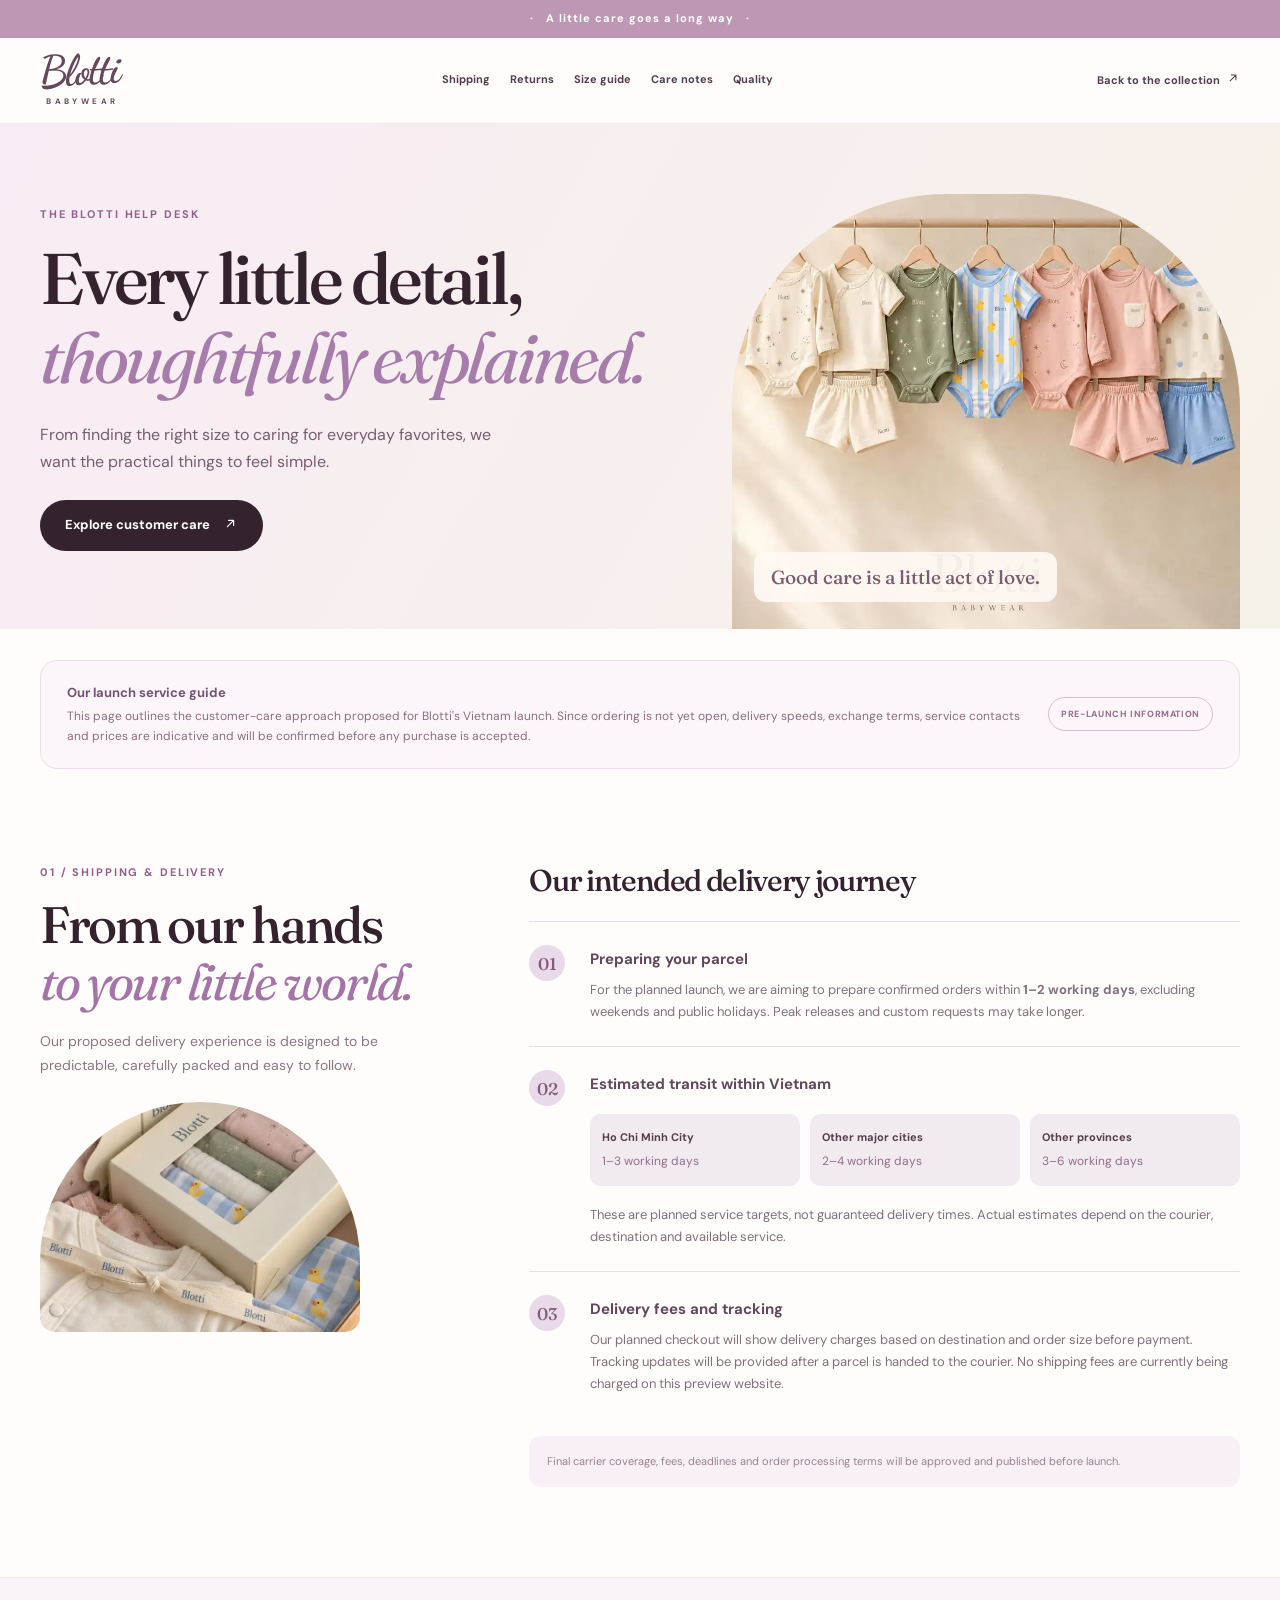
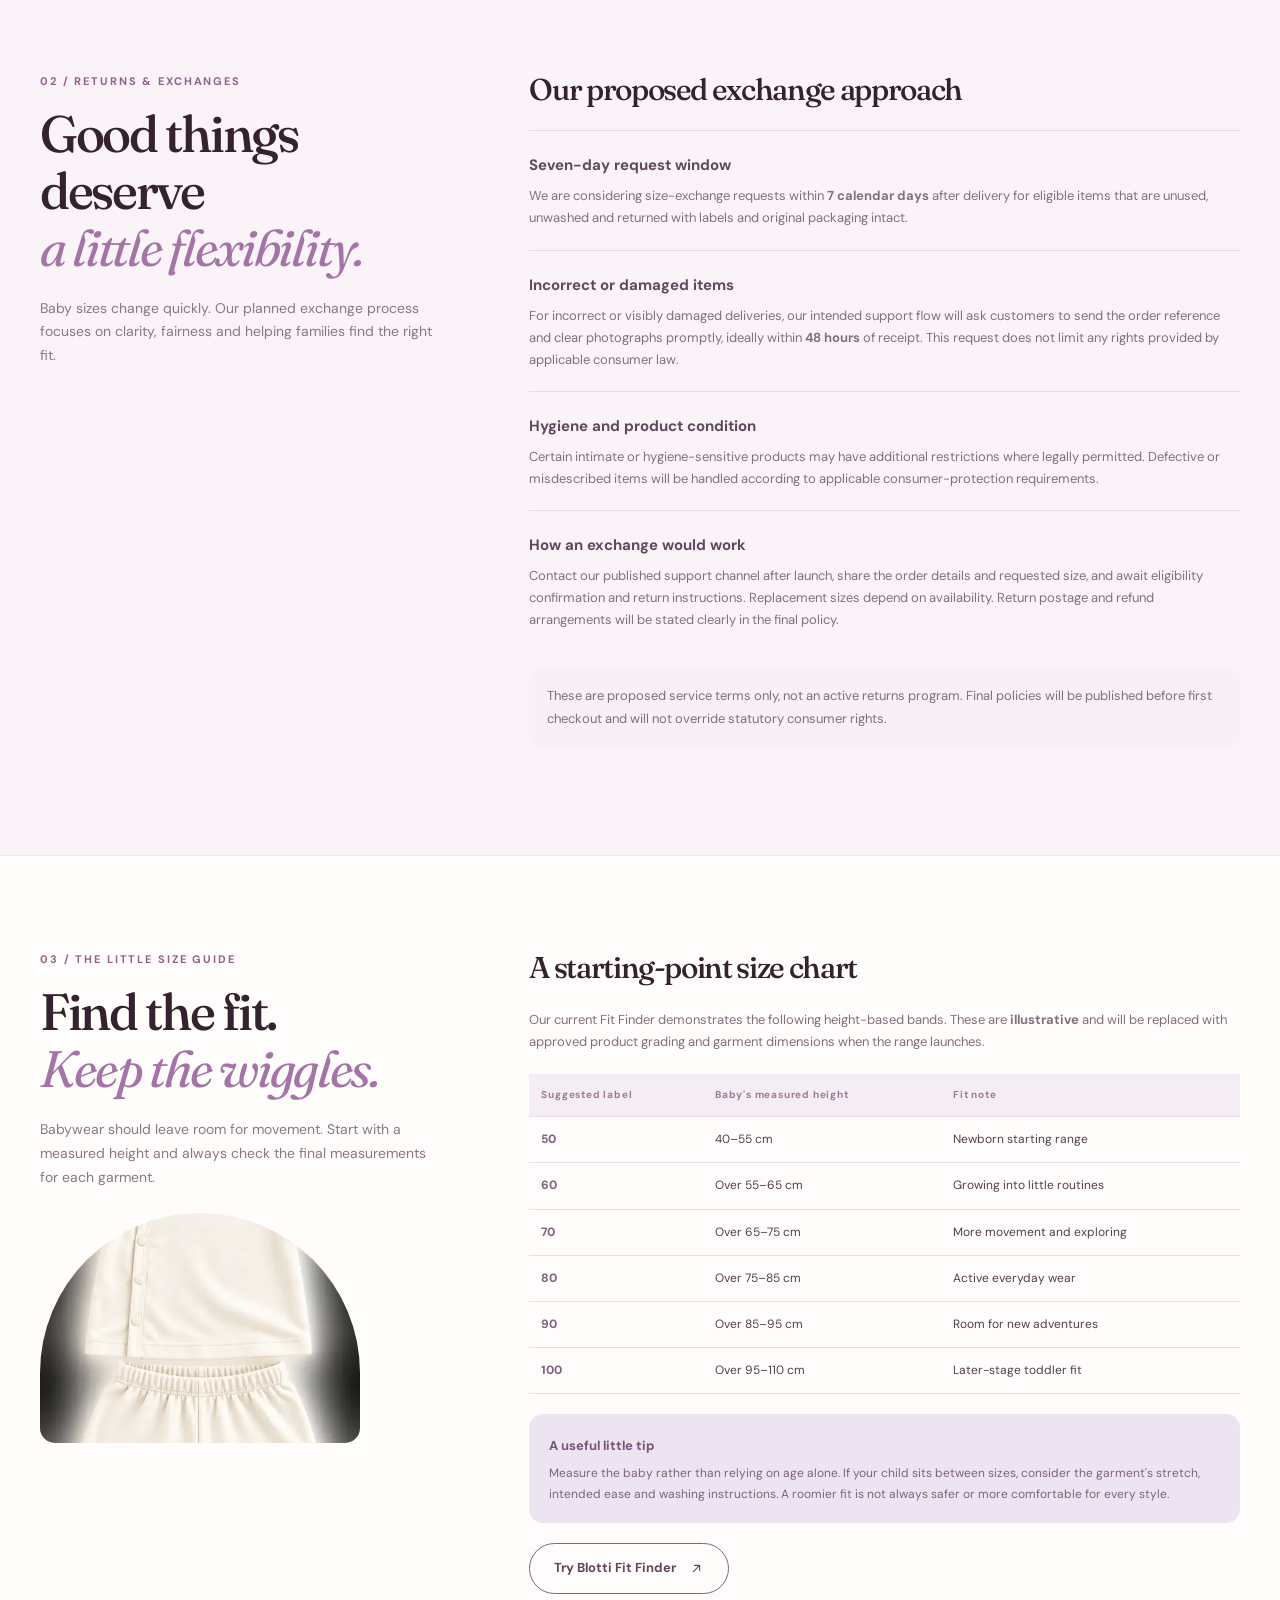
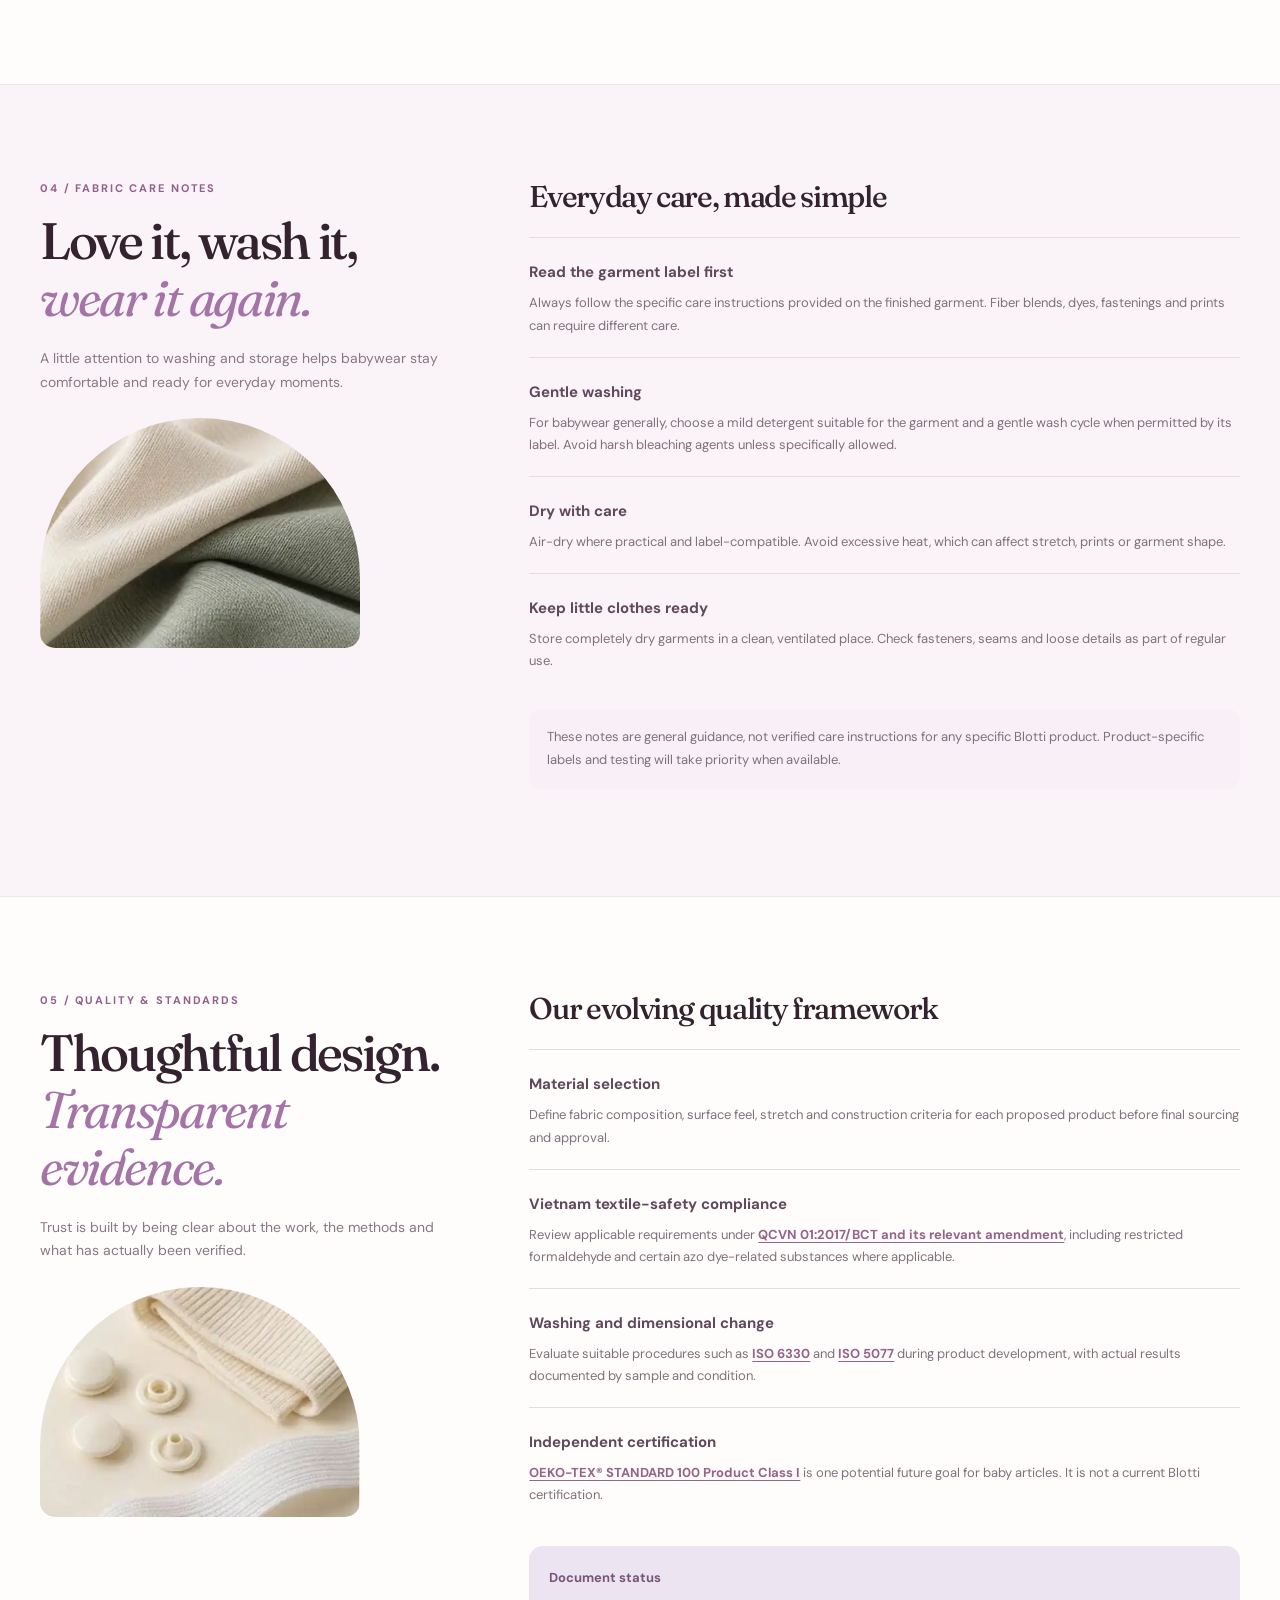
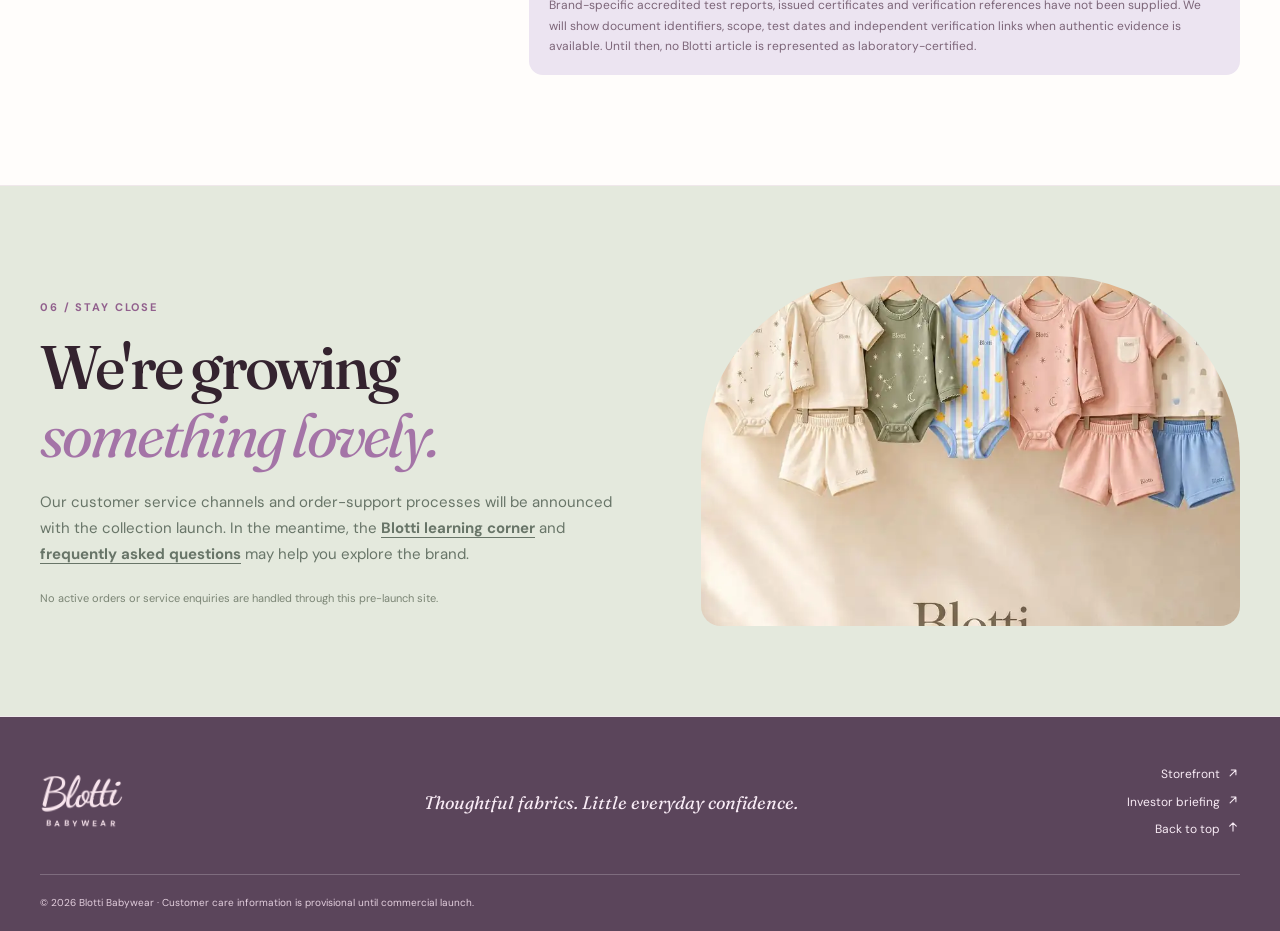
<file: policies.html>
<!doctype html>
<html lang="en"><head><meta charset="utf-8"><meta name="viewport" content="width=device-width, initial-scale=1"><meta name="theme-color" content="#fff8f5"><meta name="description" content="Blotti customer care: our planned Vietnam delivery experience, returns, fit guidance, fabric care and quality standards.">
<title>Customer Care | Blotti Babywear</title>
<link rel="preconnect" href="https://fonts.googleapis.com"><link rel="preconnect" href="https://fonts.gstatic.com" crossorigin>
<link href="https://fonts.googleapis.com/css2?family=DM+Sans:wght@400;500;600;700;800&family=Dancing+Script:wght@500;600;700&family=Fraunces:opsz,wght,SOFT,WONK@9..144,400,30,1;9..144,500,30,1;9..144,600,30,1;9..144,700,30,1&display=swap" rel="stylesheet">
<link href="styles.css?v=20261031-arrows3" rel="stylesheet"><link href="policies.css?v=20261031-arrows3" rel="stylesheet"></head>
<body class="care-page">
<a class="skip-link" href="#content">Skip to content</a>
<div class="care-banner">· &nbsp; A little care goes a long way &nbsp; ·</div>
<header class="site-header"><div class="container care-header"><a class="wordmark" href="index.html">Blotti<span>BABYWEAR</span></a><nav aria-label="Customer care navigation"><a href="#shipping">Shipping</a><a href="#returns">Returns</a><a href="#size">Size guide</a><a href="#care">Care notes</a><a href="#quality">Quality</a></nav><a href="index.html#shop" class="care-back">Back to the collection <svg class="blotti-arrow-icon" viewBox="0 0 24 24" aria-hidden="true" focusable="false"><path d="M7 17 17 7M9 7h8v8"/></svg></a></div></header>
<main id="content">
<section class="care-hero">
<div class="container care-hero-layout"><div class="care-hero-copy"><span class="eyebrow">THE BLOTTI HELP DESK</span><h1>Every little detail,<br><em>thoughtfully explained.</em></h1><p>From finding the right size to caring for everyday favorites, we want the practical things to feel simple.</p><a href="#shipping" class="pill dark">Explore customer care <span aria-hidden="true"><svg class="blotti-arrow-icon" viewBox="0 0 24 24" aria-hidden="true" focusable="false"><path d="M7 17 17 7M9 7h8v8"/></svg></span></a></div><div class="care-hero-image"><img src="assets/blotti-lookbook.webp" alt="Blotti capsule babywear collection" loading="eager"><div class="care-image-label">Good care is a little act of love.</div></div></div>
</section>
<div class="container care-launch-note"><div><strong>Our launch service guide</strong><p>This page outlines the customer-care approach proposed for Blotti's Vietnam launch. Since ordering is not yet open, delivery speeds, exchange terms, service contacts and prices are indicative and will be confirmed before any purchase is accepted.</p></div><span>PRE-LAUNCH INFORMATION</span></div>
<section class="care-section" id="shipping"><div class="container care-layout"><div class="care-section-title"><span class="eyebrow">01 / SHIPPING & DELIVERY</span><h2>From our hands<br><em>to your little world.</em></h2><p>Our proposed delivery experience is designed to be predictable, carefully packed and easy to follow.</p><img src="assets/blotti-packaging.webp" alt="Blotti illustrated gift packaging concept" loading="lazy"></div><div class="care-section-body"><h3>Our intended delivery journey</h3><div class="care-step"><span>01</span><div><h4>Preparing your parcel</h4><p>For the planned launch, we are aiming to prepare confirmed orders within <b>1–2 working days</b>, excluding weekends and public holidays. Peak releases and custom requests may take longer.</p></div></div><div class="care-step"><span>02</span><div><h4>Estimated transit within Vietnam</h4><div class="care-time-grid"><div><strong>Ho Chi Minh City</strong><span>1–3 working days</span></div><div><strong>Other major cities</strong><span>2–4 working days</span></div><div><strong>Other provinces</strong><span>3–6 working days</span></div></div><p>These are planned service targets, not guaranteed delivery times. Actual estimates depend on the courier, destination and available service.</p></div></div><div class="care-step"><span>03</span><div><h4>Delivery fees and tracking</h4><p>Our planned checkout will show delivery charges based on destination and order size before payment. Tracking updates will be provided after a parcel is handed to the courier. No shipping fees are currently being charged on this preview website.</p></div></div><div class="care-small-note">Final carrier coverage, fees, deadlines and order processing terms will be approved and published before launch.</div></div></div></section>
<section class="care-section care-tint" id="returns"><div class="container care-layout"><div class="care-section-title"><span class="eyebrow">02 / RETURNS & EXCHANGES</span><h2>Good things deserve<br><em>a little flexibility.</em></h2><p>Baby sizes change quickly. Our planned exchange process focuses on clarity, fairness and helping families find the right fit.</p></div><div class="care-section-body"><h3>Our proposed exchange approach</h3><div class="care-rule"><strong>Seven-day request window</strong><p>We are considering size-exchange requests within <b>7 calendar days</b> after delivery for eligible items that are unused, unwashed and returned with labels and original packaging intact.</p></div><div class="care-rule"><strong>Incorrect or damaged items</strong><p>For incorrect or visibly damaged deliveries, our intended support flow will ask customers to send the order reference and clear photographs promptly, ideally within <b>48 hours</b> of receipt. This request does not limit any rights provided by applicable consumer law.</p></div><div class="care-rule"><strong>Hygiene and product condition</strong><p>Certain intimate or hygiene-sensitive products may have additional restrictions where legally permitted. Defective or misdescribed items will be handled according to applicable consumer-protection requirements.</p></div><div class="care-rule"><strong>How an exchange would work</strong><p>Contact our published support channel after launch, share the order details and requested size, and await eligibility confirmation and return instructions. Replacement sizes depend on availability. Return postage and refund arrangements will be stated clearly in the final policy.</p></div><p class="care-small-note">These are proposed service terms only, not an active returns program. Final policies will be published before first checkout and will not override statutory consumer rights.</p></div></div></section>
<section class="care-section" id="size"><div class="container care-layout"><div class="care-section-title"><span class="eyebrow">03 / THE LITTLE SIZE GUIDE</span><h2>Find the fit.<br><em>Keep the wiggles.</em></h2><p>Babywear should leave room for movement. Start with a measured height and always check the final measurements for each garment.</p><img src="assets/blotti-set-cream.webp" alt="Blotti cream babywear set concept" loading="lazy"></div><div class="care-section-body"><h3>A starting-point size chart</h3><p>Our current Fit Finder demonstrates the following height-based bands. These are <b>illustrative</b> and will be replaced with approved product grading and garment dimensions when the range launches.</p><div class="care-table-wrap"><table><thead><tr><th>Suggested label</th><th>Baby's measured height</th><th>Fit note</th></tr></thead><tbody><tr><td>50</td><td>40–55 cm</td><td>Newborn starting range</td></tr><tr><td>60</td><td>Over 55–65 cm</td><td>Growing into little routines</td></tr><tr><td>70</td><td>Over 65–75 cm</td><td>More movement and exploring</td></tr><tr><td>80</td><td>Over 75–85 cm</td><td>Active everyday wear</td></tr><tr><td>90</td><td>Over 85–95 cm</td><td>Room for new adventures</td></tr><tr><td>100</td><td>Over 95–110 cm</td><td>Later-stage toddler fit</td></tr></tbody></table></div><div class="care-tip"><b>A useful little tip</b><p>Measure the baby rather than relying on age alone. If your child sits between sizes, consider the garment's stretch, intended ease and washing instructions. A roomier fit is not always safer or more comfortable for every style.</p></div><a class="pill outline" href="index.html#fit">Try Blotti Fit Finder <svg class="blotti-arrow-icon" viewBox="0 0 24 24" aria-hidden="true" focusable="false"><path d="M7 17 17 7M9 7h8v8"/></svg></a></div></div></section>
<section class="care-section care-tint" id="care"><div class="container care-layout"><div class="care-section-title"><span class="eyebrow">04 / FABRIC CARE NOTES</span><h2>Love it, wash it,<br><em>wear it again.</em></h2><p>A little attention to washing and storage helps babywear stay comfortable and ready for everyday moments.</p><img src="assets/blotti-fabric-cotton.webp" alt="Blotti fabric swatch from the brand design archive" loading="lazy"></div><div class="care-section-body"><h3>Everyday care, made simple</h3><div class="care-rule"><strong>Read the garment label first</strong><p>Always follow the specific care instructions provided on the finished garment. Fiber blends, dyes, fastenings and prints can require different care.</p></div><div class="care-rule"><strong>Gentle washing</strong><p>For babywear generally, choose a mild detergent suitable for the garment and a gentle wash cycle when permitted by its label. Avoid harsh bleaching agents unless specifically allowed.</p></div><div class="care-rule"><strong>Dry with care</strong><p>Air-dry where practical and label-compatible. Avoid excessive heat, which can affect stretch, prints or garment shape.</p></div><div class="care-rule"><strong>Keep little clothes ready</strong><p>Store completely dry garments in a clean, ventilated place. Check fasteners, seams and loose details as part of regular use.</p></div><p class="care-small-note">These notes are general guidance, not verified care instructions for any specific Blotti product. Product-specific labels and testing will take priority when available.</p></div></div></section>
<section class="care-section" id="quality"><div class="container care-layout"><div class="care-section-title"><span class="eyebrow">05 / QUALITY & STANDARDS</span><h2>Thoughtful design.<br><em>Transparent evidence.</em></h2><p>Trust is built by being clear about the work, the methods and what has actually been verified.</p><img src="assets/blotti-trims.webp" alt="Blotti sample garment trims and construction references" loading="lazy"></div><div class="care-section-body"><h3>Our evolving quality framework</h3><div class="care-rule"><strong>Material selection</strong><p>Define fabric composition, surface feel, stretch and construction criteria for each proposed product before final sourcing and approval.</p></div><div class="care-rule"><strong>Vietnam textile-safety compliance</strong><p>Review applicable requirements under <a target="_blank" rel="noopener noreferrer" href="https://vanban.chinhphu.vn/?classid=0&docid=218714&pageid=27160">QCVN 01:2017/BCT and its relevant amendment</a>, including restricted formaldehyde and certain azo dye-related substances where applicable.</p></div><div class="care-rule"><strong>Washing and dimensional change</strong><p>Evaluate suitable procedures such as <a target="_blank" rel="noopener noreferrer" href="https://www.iso.org/standard/75934.html">ISO 6330</a> and <a href="https://www.iso.org/standard/41877.html" target="_blank" rel="noopener noreferrer">ISO 5077</a> during product development, with actual results documented by sample and condition.</p></div><div class="care-rule"><strong>Independent certification</strong><p><a href="https://www.oeko-tex.com/en/our-standards/oeko-tex-standard-100/" target="_blank" rel="noopener noreferrer">OEKO-TEX® STANDARD 100 Product Class I</a> is one potential future goal for baby articles. It is not a current Blotti certification.</p></div><div class="care-tip"><b>Document status</b><p>Brand-specific accredited test reports, issued certificates and verification references have not been supplied. We will show document identifiers, scope, test dates and independent verification links when authentic evidence is available. Until then, no Blotti article is represented as laboratory-certified.</p></div></div></div></section>
<section class="care-section care-contact-section" id="contact"><div class="container care-contact"><div><span class="eyebrow">06 / STAY CLOSE</span><h2>We're growing<br><em>something lovely.</em></h2><p>Our customer service channels and order-support processes will be announced with the collection launch. In the meantime, the <a href="index.html#journal">Blotti learning corner</a> and <a href="index.html#faq">frequently asked questions</a> may help you explore the brand.</p><span class="care-contact-meta">No active orders or service enquiries are handled through this pre-launch site.</span></div><img src="assets/blotti-collection.webp" alt="Coordinated Blotti babywear design collection" loading="lazy"></div></section>
</main>
<footer class="care-footer"><div class="container care-footer-inner"><a class="wordmark" href="index.html">Blotti<span>BABYWEAR</span></a><p>Thoughtful fabrics. Little everyday confidence.</p><div><a href="index.html">Storefront <svg class="blotti-arrow-icon" viewBox="0 0 24 24" aria-hidden="true" focusable="false"><path d="M7 17 17 7M9 7h8v8"/></svg></a><a href="investors.html">Investor briefing <svg class="blotti-arrow-icon" viewBox="0 0 24 24" aria-hidden="true" focusable="false"><path d="M7 17 17 7M9 7h8v8"/></svg></a><a href="#content">Back to top <svg class="blotti-arrow-icon blotti-arrow-icon--up" viewBox="0 0 24 24" aria-hidden="true" focusable="false"><path d="M7 17 17 7M9 7h8v8"/></svg></a></div></div><div class="container care-footer-bottom">© 2026 Blotti Babywear · Customer care information is provisional until commercial launch.</div></footer>
</body></html>
</file>
<file: styles.css>
:root{--ink:#533e4c;--ink-dark:#34232f;--muted:#756673;--cream:#fffdfb;--blush:#fcf1f3;--lilac:#e8dcf2;--lav:#d2b9e3;--sage:#dae7d6;--peach:#f8d8c9;--sky:#d7e7fb;--butter:#f6e9b6;--pink:#efb6cc;--line:#e8dfe7;--heading:'Fraunces',Georgia,serif;--body:'DM Sans',Arial,sans-serif;--script:'Dancing Script',cursive;--radius:24px;--ease:cubic-bezier(.2,.8,.2,1)}*{box-sizing:border-box}html{scroll-behavior:smooth;scroll-padding-top:95px}body{margin:0;background:var(--cream);font:400 15px/1.6 var(--body);color:var(--ink);-webkit-font-smoothing:antialiased}body.no-scroll{overflow:hidden}button,input,select{font:inherit}button{cursor:pointer}a{color:inherit;text-decoration:none}img{display:block;width:100%;height:100%;object-fit:cover}h1,h2,h3,p{margin-top:0}h1,h2,h3{font-family:var(--heading);font-weight:500;line-height:1.11;letter-spacing:-.045em;color:var(--ink-dark)}h2{font-size:clamp(2.75rem,4.5vw,5rem)}h2 em,h1 em{font-weight:400;font-style:italic;color:#a474a7}p{margin-bottom:1.1rem}.container{width:min(1200px,calc(100% - 76px));margin-inline:auto}.section{padding:112px 0}.section-heading{max-width:790px;margin-bottom:48px}.section-heading.center{text-align:center;margin-inline:auto}.section-heading h2{margin:.4rem 0 1rem}.section-heading p{color:var(--muted);max-width:560px;margin:auto;font-size:16px}.eyebrow{font:700 11px/1.5 var(--body);letter-spacing:.17em;color:#91608d;text-transform:uppercase}.icon{width:21px;height:21px;fill:none;stroke:currentColor;stroke-width:1.65;stroke-linecap:round;stroke-linejoin:round;flex-shrink:0}.svg-defs{position:absolute;width:0;height:0;overflow:hidden}.skip-link{position:absolute;z-index:120;left:16px;top:-100px;background:#fff;padding:12px 16px}.skip-link:focus{top:12px}.pill{border:1px solid transparent;min-height:51px;padding:0 24px;border-radius:50px;display:inline-flex;align-items:center;justify-content:center;gap:13px;font-weight:700;font-size:13px;transition:transform .3s var(--ease),background .2s,color .2s,box-shadow .3s;white-space:nowrap}.pill .icon{width:17px;height:17px}.pill:hover{transform:translateY(-3px);box-shadow:0 10px 28px #523b4a20}.pill:active{transform:translateY(0)}.pill.dark{background:var(--ink-dark);color:#fff}.pill.dark:hover{background:#815f79}.pill.outline{border-color:#7f667c;color:#63445e;background:transparent}.pill.subtle{background:#f0e8ef}.pill.small{min-height:40px;padding-inline:18px}.text-link{font-weight:700;font-size:13px;display:inline-flex;gap:12px;align-items:center;border-bottom:1px solid currentColor;padding-bottom:5px}.text-link:hover{color:#a474a7}.link-reset{background:none;border:0;font-weight:700;text-decoration:underline;text-underline-offset:4px;color:#694c66}.icon-button{display:inline-grid;place-items:center;width:40px;height:40px;border:0;border-radius:50%;background:transparent;color:var(--ink-dark);position:relative;transition:background .2s,transform .2s}.icon-button:hover{background:#efe5ed;transform:translateY(-1px)}.icon-count{position:absolute;right:-2px;top:-3px;min-width:16px;height:16px;display:grid;place-items:center;background:#a16d9e;color:white;font-size:9px;font-weight:800;border-radius:50%;padding:0 3px}.icon-count[hidden]{display:none}.announcement{display:flex;align-items:center;justify-content:center;gap:14px;text-align:center;padding:9px 12px;min-height:35px;background:#b88fb7;color:#fff;font-size:11px;font-weight:600;letter-spacing:.04em}.announcement-sparkle{color:#fceec1}.announce-divider{font-size:8px;opacity:.7}.site-header{position:sticky;top:0;z-index:80;background:rgba(255,253,251,.95);border-bottom:1px solid #f0e9ed;backdrop-filter:blur(16px)}.header-inner{min-height:79px;display:grid;grid-template-columns:210px minmax(0,1fr) 155px;align-items:center;gap:24px}.wordmark{display:inline-flex;flex-direction:column;align-items:center;justify-content:center;width:max-content;font:700 43px/.67 var(--script);letter-spacing:-.04em;color:#64495d;transform:rotate(-3deg)}.wordmark span{font:700 8px/1 var(--body);letter-spacing:.43em;transform:rotate(3deg) translateX(2px);margin-top:12px}.main-nav{display:flex;align-items:center;justify-content:center;gap:clamp(12px,2vw,26px)}.main-nav a{font-size:12px;font-weight:600;white-space:nowrap;position:relative}.main-nav a:after{content:"";position:absolute;bottom:-5px;left:0;right:100%;height:1px;background:#9b6695;transition:right .25s}.main-nav a:hover:after{right:0}.header-actions{display:flex;justify-content:flex-end;gap:7px}.mobile-menu-btn{display:none}.search-panel{border-top:1px solid var(--line);background:#fffafc}.search-form{display:flex;align-items:center;gap:15px;padding-block:15px}.search-form input{flex:1;border:0;outline:none;background:none;font-size:16px;min-width:0}.hero{min-height:640px;position:relative;display:grid;grid-template-columns:53% 47%;overflow:hidden;background:#eee1f1}.hero-copy{position:relative;display:flex;align-items:center;background:radial-gradient(ellipse at 8% 0%,#f6ecf7,transparent 60%),linear-gradient(135deg,#ecdbed 0%,#e8dbf1 65%,#f7e2e9 100%);padding:75px 7% 92px max(38px,calc((100vw - 1200px)/2));z-index:1}.hero-inner{max-width:620px;position:relative;z-index:1}.hero .eyebrow{color:#845b81}.eyebrow-flower{font-size:20px;vertical-align:middle;color:#a886b3;margin-right:6px}.hero h1{font-size:clamp(4.2rem,6.7vw,7.75rem);line-height:.99;letter-spacing:-.065em;margin:25px 0 26px}.hero h1 em{color:#a579a8}.hero-underline{position:relative;display:inline-block;z-index:1}.hero-underline:after{content:"";position:absolute;bottom:-10px;left:8%;width:83%;height:18px;background:#f3cbd1;border-radius:70% 28% 65% 35%;transform:rotate(-2deg);z-index:-1;opacity:.8}.hero-lead{font-size:clamp(17px,1.55vw,20px);max-width:470px;line-height:1.55;color:#614b60;margin-bottom:14px}.hero-support{font-size:13px;opacity:.7}.hero-actions{display:flex;gap:25px;align-items:center;margin:31px 0 51px}.hero-chips{display:flex;gap:22px;flex-wrap:wrap;font-size:11px;font-weight:700;letter-spacing:.035em;color:#71556d}.hero-star{position:absolute;font-size:55px;color:#b58cbb;pointer-events:none;animation:float 8s ease-in-out infinite}.hstar1{right:11%;top:13%}.hstar2{bottom:19%;right:10%;color:#ebb9a2;font-size:33px;animation-delay:-3s}.hero-visual{position:relative;min-height:640px;overflow:hidden;background:#d9c9cf}.hero-visual>img{filter:saturate(.8);transform:scale(1.05);transition:transform 1.2s var(--ease)}.hero:hover .hero-visual>img{transform:scale(1.09)}.hero-image-tint{position:absolute;inset:0;background:linear-gradient(90deg,#caafc52a,transparent 30%),linear-gradient(0deg,#583c50a8,transparent 33%)}.round-sticker{position:absolute;top:10%;right:9%;width:138px;height:138px;border-radius:50%;display:flex;flex-direction:column;justify-content:center;align-items:center;background:#f6df9f;color:#5b465a;transform:rotate(13deg);box-shadow:0 12px 45px #553d432a}.round-sticker span{font-size:10px;font-weight:800;letter-spacing:.09em}.round-sticker b{font-family:var(--heading);font-size:38px;color:#d88fa4;line-height:1.35}.hero-photo-note{position:absolute;bottom:14%;left:7%;color:white;font-size:14px;font-weight:500}.hero-photo-note span{margin-left:20px}.hero-wave{position:absolute;bottom:-1px;left:0;right:0;z-index:2;height:87px;pointer-events:none}.hero-wave svg{width:100%;height:100%}.promise-strip{display:grid;grid-template-columns:repeat(3,1fr);gap:24px;padding:33px 0 15px}.promise-strip>div{display:flex;align-items:center;gap:15px;justify-content:center;border-right:1px solid var(--line)}.promise-strip>div:last-child{border:0}.promise-strip p{margin:0}.promise-strip b{display:block;font-family:var(--heading);font-size:18px;font-weight:600;color:var(--ink-dark)}.promise-strip small{display:block;color:var(--muted);font-size:11px;margin-top:1px}.promise-icon{font-size:29px;line-height:1;width:55px;height:55px;display:grid;place-items:center;border-radius:50%;color:#7b5776}.collections-section{padding-top:105px}.collection-grid{display:grid;grid-template-columns:repeat(3,minmax(0,1fr));gap:24px}.collection-card{position:relative;border-radius:140px 140px 26px 26px;padding:15px 15px 24px;overflow:hidden;transition:transform .4s var(--ease),box-shadow .4s var(--ease)}.collection-card:hover{transform:translateY(-10px);box-shadow:0 24px 44px #5b4b5930}.collection-card.lavender{background:#ebdcf2}.collection-card.butter{background:#f9ecc7}.collection-card.peach{background:#fbe0d8}.collection-photo{border-radius:130px 130px 14px 14px;overflow:hidden;height:380px;position:relative}.collection-photo img{transition:transform .9s var(--ease)}.collection-card:hover img{transform:scale(1.08)}.collection-bubble{position:absolute;top:25px;left:25px;border-radius:50%;background:#fffaf5a8;width:43px;height:43px;display:grid;place-items:center;font-family:var(--heading);font-size:18px}.collection-bottom{display:flex;align-items:center;justify-content:space-between;padding:21px 13px 0}.collection-bottom b{display:block;font-family:var(--heading);font-size:26px;font-weight:500;letter-spacing:-.04em;color:var(--ink-dark)}.collection-bottom small{font-size:12px}.circle-arrow{background:#fffaf1;width:39px;height:39px;display:grid;place-items:center;border-radius:50%;font-size:19px}.shop-section{background:#fcf9fb}.shop-heading{display:flex;justify-content:space-between;align-items:end;gap:35px;margin-bottom:38px}.shop-heading h2{margin:.6rem 0 .85rem}.shop-heading p{max-width:630px;color:var(--muted);margin:0}.catalog-note{font-size:11px;border:1px dashed #cfadbc;border-radius:50px;padding:10px 15px;white-space:nowrap;color:#866479}.catalog-toolbar{display:flex;align-items:center;justify-content:space-between;gap:20px;margin-bottom:30px}.filter-tabs{display:flex;flex-wrap:wrap;gap:8px}.filter-tab{border:1px solid #e3d7df;background:transparent;color:#745970;border-radius:30px;padding:10px 18px;font-size:12px;font-weight:700;transition:background .2s,color .2s}.filter-tab:hover{background:#f2e2f1}.filter-tab.active{background:#65475f;color:#fff;border-color:#65475f}.sort-wrap{display:flex;align-items:center;gap:8px;font-size:11px;white-space:nowrap}.sort-wrap select{border:0;background:transparent;color:var(--ink-dark);font-weight:700;cursor:pointer;max-width:180px}.product-grid{display:grid;grid-template-columns:repeat(4,minmax(0,1fr));gap:27px 20px}.product-card{position:relative;min-width:0}.product-media{height:317px;position:relative;border-radius:19px;overflow:hidden;background:var(--product-bg,#efe4ed);display:grid;place-items:center;cursor:pointer}.product-media:before{content:"";position:absolute;width:210px;height:210px;border-radius:50%;background:#fff8;filter:blur(1px);top:13%;left:10%}.product-media:after{content:"";position:absolute;color:#ffffffc9;right:19px;bottom:22px;font-size:26px}.product-garment{width:80%;height:88%;position:relative;z-index:1;filter:drop-shadow(0 19px 14px #55425527);transition:transform .45s var(--ease)}.product-card:hover .product-garment{transform:rotate(-3deg) scale(1.065)}.product-badge{position:absolute;top:14px;left:13px;z-index:2;background:#fffdf9e9;border-radius:50px;padding:6px 11px;font-size:9px;font-weight:800;letter-spacing:.035em}.wishlist-btn{position:absolute;right:13px;top:13px;z-index:3;background:#fffef3;width:35px;height:35px;display:grid;place-items:center;border:0;border-radius:50%;color:#77576f}.wishlist-btn .icon{width:18px;height:18px}.wishlist-btn.is-saved{color:#cb6c94}.wishlist-btn.is-saved .icon{fill:#efbad0}.quick-add{position:absolute;bottom:14px;left:14px;right:14px;z-index:3;border:0;border-radius:12px;padding:12px 14px;background:#fffdfbf3;color:#593f54;display:flex;justify-content:space-between;align-items:center;font-size:11px;font-weight:800;transform:translateY(65px);transition:transform .33s var(--ease)}.product-card:hover .quick-add,.quick-add:focus-visible{transform:translateY(0)}.product-details{padding:15px 3px 0}.product-type{font-size:10px;color:#9b8097;letter-spacing:.09em;font-weight:700;text-transform:uppercase}.product-details h3{font-family:var(--body);font-size:14px;font-weight:700;letter-spacing:0;line-height:1.4;margin:5px 0 9px;cursor:pointer}.product-details h3:hover{color:#a36999}.product-price{display:flex;gap:8px;align-items:baseline;font-weight:700;font-size:15px;color:var(--ink-dark)}.product-price small{font-size:11px;font-weight:400;color:#998691;text-decoration:line-through}.product-colors{display:flex;align-items:center;gap:5px;margin-top:10px}.color-dot{width:13px;height:13px;border-radius:50%;border:2px solid #fffcfd;box-shadow:0 0 0 1px #cfc1ca}.product-colors small{font-size:10px;color:#9a8896;margin-left:5px}.shop-end{display:flex;justify-content:center;align-items:center;flex-direction:column;gap:14px;margin-top:45px;font-size:12px;color:#927e8a}.empty-state{grid-column:1/-1;text-align:center;padding:75px 20px;background:#fff;border-radius:20px}.empty-state h3{font-size:28px}.marquee-band{background:#e5cfe7;color:#654d64;overflow:hidden;padding:22px 0;white-space:nowrap}.marquee-track{width:max-content;display:flex;gap:48px;align-items:center;font-family:var(--heading);font-size:27px;letter-spacing:-.03em;animation:marquee 32s linear infinite}.marquee-track span{font-style:italic}.fabric-layout,.fit-layout,.story-layout{display:grid;grid-template-columns:1fr 1fr;gap:7.5%;align-items:center}.fabric-visual{position:relative;min-height:660px;border-radius:310px 310px 24px 24px;background:#f5e7ed;padding:15px}.fabric-visual>img{height:645px;border-radius:300px 300px 14px 14px;filter:saturate(.86)}.fabric-tag{position:absolute;bottom:40px;right:-28px;padding:23px 32px;border-radius:15px 80px 15px 80px;background:#e1d8f0;box-shadow:0 10px 35px #4d3c4430;font-family:var(--heading);font-size:25px;line-height:1.23;transform:rotate(-6deg)}.fabric-tag em{color:#a16fa0}.fabric-flower{position:absolute;left:-32px;top:14%;font-size:95px;color:#e8b3c4;transform:rotate(-18deg)}.fabric-content h2{margin:14px 0 24px}.fabric-content>p{max-width:520px;color:#776c75}.fabric-content .large-copy{font-family:var(--heading);font-size:23px;line-height:1.35;color:#5a4254}.fabric-features{margin:29px 0 32px;border-top:1px solid var(--line)}.fabric-features>div{display:flex;gap:19px;padding:16px 0;border-bottom:1px solid var(--line)}.fabric-features>div>span{font-family:var(--heading);font-size:27px;color:#ac83aa}.fabric-features p{margin:0}.fabric-features b,.fabric-features small{display:block}.fabric-features b{font-size:14px}.fabric-features small{color:#8a7b86;font-size:12px;margin-top:2px}.fit-section{background:#eaf0fc;position:relative;overflow:hidden}.fit-section:before,.fit-section:after{content:"";position:absolute;color:#d4dff6;font-size:240px;pointer-events:none}.fit-section:before{top:-90px;left:-80px}.fit-section:after{bottom:-140px;right:-20px}.fit-layout{position:relative;z-index:1;grid-template-columns:.9fr 1.1fr;gap:10%}.fit-copy h2{margin:13px 0 27px}.fit-copy>p{max-width:490px;color:#666176;font-size:16px}.check-list{list-style:none;padding:0;margin:27px 0 24px;display:grid;gap:15px;font-size:13px;font-weight:600}.check-list li{display:flex;align-items:center;gap:12px}.check-list .icon{width:18px;height:18px;color:#7d9c85}.note-label{font-size:11px;color:#847b8d;font-style:italic}.fit-widget{background:#fffdfd;border:1px solid #f3edfa;padding:30px 35px;border-radius:25px;box-shadow:0 19px 65px #7b6f9f21;max-width:540px;width:100%}.fit-widget-top{display:flex;align-items:center;justify-content:space-between;gap:15px}.fit-logo{font:700 30px/1 var(--script);color:#815b84;transform:rotate(-3deg)}.fit-logo span{font:700 10px var(--body);letter-spacing:.09em;display:inline-block;transform:rotate(3deg);margin-left:4px;color:#a285b3}.step-pill{padding:7px 11px;background:#e9e5f7;border-radius:30px;font-size:9px;letter-spacing:.1em;font-weight:800;color:#8a72a3}.fit-widget h3{font-family:var(--heading);font-size:32px;margin:27px 0 9px}.fit-widget>p{font-size:13px;color:#8a7989}.fit-widget form{margin-top:27px}.fit-step>label{display:block;font-weight:700;font-size:12px;margin:0 0 15px}.fit-step>label span{font-weight:400;color:#9d8c99}.fit-step input[type=number]{width:100%;padding:12px 14px;margin-top:7px;border:1px solid #e7dce9;border-radius:10px;background:#fffdfa;outline:none;color:#5d4a5c}.fit-step input:focus{border-color:#bb91c8;box-shadow:0 0 0 3px #e6d5ef}.fit-preference{display:flex;gap:12px;flex-wrap:wrap;border:0;padding:0;margin:8px 0 20px}.fit-preference legend{font-weight:700;font-size:12px;margin-bottom:10px}.fit-preference label{flex:1;min-width:140px;position:relative}.fit-preference input{position:absolute;opacity:0;inset:0}.fit-preference span{display:block;padding:12px 10px;border:1px solid #e8dce9;border-radius:12px;text-align:center;font-size:11px;font-weight:700;cursor:pointer}.fit-preference input:checked+span{border-color:#ab86b0;background:#f4eaf6}.fit-preference input:focus-visible+span{outline:2px solid #876190}.fit-submit{width:100%}.fit-widget-footer{border-top:1px solid #efe4ec;margin-top:27px;padding-top:17px;display:flex;justify-content:space-between;gap:10px;font-size:10px;color:#a08f9e}.fit-result-badge{display:inline-block;background:#f0e2f3;color:#806086;padding:7px 15px;border-radius:30px;font-size:10px;font-weight:800;letter-spacing:.08em}.size-result{font:600 100px/1 var(--heading);color:#936a9b;text-align:center;margin:20px 0}.fit-result-actions{display:flex;gap:10px;flex-wrap:wrap;margin:18px 0}.fit-result-actions .pill{font-size:11px;padding-inline:16px}.save-consent{display:flex!important;gap:10px;align-items:center;color:#837887;font-weight:400!important;font-size:11px!important}.save-fit-link{border:0;text-decoration:underline;background:none;color:#785d86;padding:0;font-size:11px;font-weight:700}.proof-section{background:#fffdfb}.proof-grid{display:grid;grid-template-columns:repeat(3,minmax(0,1fr));gap:22px}.proof-card{border:1px solid #ece3e8;border-radius:22px;padding:31px;background:#fff;min-height:380px;display:flex;flex-direction:column;transition:transform .3s,box-shadow .3s}.proof-card:hover{transform:translateY(-5px);box-shadow:0 17px 45px #5f4c5b0e}.proof-icon{width:66px;height:66px;display:grid;place-items:center;border-radius:18px;margin-bottom:24px}.proof-icon .icon{width:32px;height:32px}.proof-icon.pink{background:#fbe5ed;color:#9d6783}.proof-icon.blue{background:#e3edfc;color:#6f87bd}.proof-icon.green{background:#e7edda;color:#749471}.proof-status{font-size:9px;font-weight:800;letter-spacing:.12em;color:#aa7f9c}.proof-card h3{font-size:28px;margin:13px 0}.proof-card p{font-size:13px;color:#806f7c}.proof-card a{margin-top:auto;font-weight:700;font-size:11px;color:#835b7a;text-decoration:underline;text-underline-offset:3px}.proof-disclaimer{margin-top:30px;border-radius:17px;padding:24px 30px;background:#f6edf2;display:grid;grid-template-columns:240px 1fr;gap:35px;align-items:center}.proof-disclaimer b{font-size:12px;display:flex;align-items:center;gap:10px}.proof-disclaimer p{font-size:12px;color:#746271;margin:0}.story-section{background:#f7e9ed;overflow:hidden}.story-copy h2{margin:14px 0 23px}.story-intro{font-size:19px;line-height:1.5;color:#694f62}.story-copy>p:not(.story-intro){color:#786671}.mission-vision{display:grid;grid-template-columns:repeat(2,minmax(0,1fr));gap:20px;margin-top:34px}.mission-vision>div{border-top:1px solid #cebdc9;padding-top:18px}.mission-vision span{font-size:10px;font-weight:800;letter-spacing:.13em;color:#9d758c}.mission-vision h3{font-size:23px;margin:10px 0}.mission-vision p{font-size:12px;color:#796976}.editorial-note{font-size:10px;color:#9c8494;display:block;margin-top:22px}.story-photos{position:relative;min-height:655px}.story-photo{position:absolute;overflow:hidden;background:#e6d6de;box-shadow:0 14px 40px #59445920}.photo-a{width:75%;height:525px;border-radius:250px 250px 18px 18px;right:0;top:0}.photo-b{width:43%;height:300px;left:-2%;bottom:12px;border:11px solid #f7e9ed;border-radius:120px 120px 20px 20px}.story-sticker{position:absolute;left:6%;top:10%;background:#f6dfb8;width:145px;height:145px;border-radius:50%;display:grid;place-content:center;text-align:center;font:24px/1.3 var(--script);transform:rotate(-13deg);box-shadow:0 15px 32px #69505520}.story-sticker span{color:#db839a;font-size:25px}.section-heading.split{display:flex;align-items:end;justify-content:space-between;max-width:none;gap:40px}.section-heading.split p{max-width:345px;margin:0 0 9px}.guide-grid{display:grid;grid-template-columns:repeat(3,1fr);gap:25px}.guide-card{overflow:hidden;border-radius:21px;border:1px solid #eee5e9;background:#fff;transition:transform .3s,box-shadow .3s}.guide-card:hover{transform:translateY(-5px);box-shadow:0 16px 38px #6d52611c}.guide-visual{height:218px;display:grid;place-items:center;position:relative;font-size:88px}.guide-visual span{position:absolute;top:17px;right:19px;font:20px var(--heading);color:#9a7a93}.guide-purple{background:radial-gradient(circle,#f5f0fc,#dfd8f5)}.guide-peach{background:radial-gradient(circle,#fff1e4,#f9ded1)}.guide-mint{background:radial-gradient(circle,#f5f8e7,#dfebd6)}.guide-card>div:last-child{padding:22px 23px 30px}.guide-kicker{font-size:9px;letter-spacing:.13em;font-weight:800;color:#ad83a5}.guide-card h3{font-size:27px;margin:12px 0}.guide-card p{font-size:12px;color:#8c7a86;min-height:57px}.guide-open{padding:0;border:0;background:none;text-decoration:underline;font-size:12px;font-weight:700;color:#785d74;text-underline-offset:5px}.faq-section{background:#fcf9fc}.faq-layout{display:grid;grid-template-columns:.7fr 1.3fr;gap:10%}.faq-intro h2{margin:18px 0}.faq-intro p{color:#80717d}.faqs details{border-bottom:1px solid #dfd4de;padding:21px 0}.faqs details:first-child{border-top:1px solid #dfd4de}.faqs summary{list-style:none;cursor:pointer;display:flex;align-items:center;justify-content:space-between;gap:30px;font-size:14px;font-weight:700;color:#5d4658}.faqs summary::-webkit-details-marker{display:none}.faqs summary span{font-size:24px;font-weight:400;transition:transform .3s}.faqs details[open] summary span{transform:rotate(45deg)}.faqs p{font-size:13px;color:#7c6d78;max-width:620px;margin:16px 45px 0 0}.newsletter-section{background:#dce4d4;padding:72px 0}.newsletter-inner{display:grid;grid-template-columns:40px 1fr 1fr;align-items:center;gap:36px}.newsletter-star{font-size:39px;align-self:start;color:#849c7b}.newsletter-inner h2{font-size:clamp(2.4rem,3.7vw,3.8rem);margin:9px 0}.newsletter-inner p{font-size:12px;max-width:430px;color:#6a776b}.newsletter-form{width:100%}.newsletter-form label{font-weight:800;font-size:11px;display:block;margin-bottom:10px}.newsletter-form>div{display:flex;gap:7px;background:#fffefa;padding:7px;border-radius:50px}.newsletter-form input{min-width:0;width:100%;border:0;outline:0;padding:0 15px;background:transparent;font-size:12px}.newsletter-form .pill{min-height:45px;padding-inline:18px}.newsletter-form>span{display:block;min-height:18px;margin-top:7px;font-size:11px;color:#536b50}.footer{position:relative;overflow:hidden;background:#594458;color:#f8ebf3;padding:70px 0 18px}.footer-grid{position:relative;z-index:2;display:grid;grid-template-columns:2fr 1fr 1fr 1.6fr;gap:50px}.footer-logo{font-size:55px;color:#f8e2ef;margin:8px 0 20px}.footer-brand p{font-family:var(--heading);font-size:19px;font-style:italic;max-width:260px;color:#e3cfdc}.footer-social{display:flex;gap:11px;margin-top:25px}.footer-social a{width:35px;height:35px;border:1px solid #a78fa4;border-radius:50%;display:grid;place-items:center}.footer-social .icon{width:17px;height:17px}.footer-grid>div h3{font:800 11px var(--body);letter-spacing:.14em;color:#dec9da;margin-bottom:24px}.footer-grid>div>a:not(.wordmark){display:block;font-size:12px;margin-bottom:12px}.footer-grid>div>a:hover{color:#f4c7dc}.footer-grid>div>p{font-size:12px;opacity:.76}.footer-grid .footer-proof{color:#f1c9e2;font-weight:700;margin-top:18px}.footer-bottom{position:relative;z-index:2;display:flex;align-items:center;justify-content:space-between;gap:20px;margin-top:72px;padding-top:22px;border-top:1px solid #ffffff34;font-size:10px;opacity:.74}.footer-bottom span:nth-child(2){max-width:520px;text-align:center}.footer-watermark{position:absolute;bottom:-145px;left:8%;font:700 340px/.8 var(--script);opacity:.045;transform:rotate(-6deg);pointer-events:none}.overlay{position:fixed;inset:0;background:#2b2029a6;z-index:95;opacity:0;transition:opacity .3s}.overlay.visible{opacity:1}.drawer{position:fixed;right:0;top:0;bottom:0;width:min(490px,100vw);z-index:101;display:flex;flex-direction:column;background:#fffbfd;box-shadow:-20px 0 55px #21181b24;transform:translateX(105%);transition:transform .42s var(--ease)}.drawer.open{transform:translateX(0)}.drawer-head{display:flex;align-items:center;justify-content:space-between;padding:28px 29px 23px;border-bottom:1px solid var(--line)}.drawer-head h2{font-size:35px;margin:4px 0 0}.drawer-head h2 span{font:16px var(--body);color:#aa98a4}.drawer-scroll{overflow-y:auto;flex:1;padding:20px 29px}.bag-item{display:grid;grid-template-columns:94px 1fr;gap:16px;padding:15px 0;border-bottom:1px solid #f0e6ed}.bag-thumb{width:94px;height:108px;display:grid;place-items:center;border-radius:11px;background:var(--product-bg)}.bag-thumb svg{width:90%;height:90%}.bag-info h3{font:700 13px var(--body);letter-spacing:0;margin:0 0 4px}.bag-info>small{font-size:11px;color:#988696}.bag-info>strong{display:block;font-size:12px;margin-top:7px}.bag-actions{display:flex;justify-content:space-between;align-items:center;margin-top:10px}.qty-control{display:flex;align-items:center;border:1px solid #e9dfea;border-radius:30px;overflow:hidden}.qty-control button{border:0;background:none;width:30px;height:30px;display:grid;place-items:center}.qty-control span{min-width:20px;text-align:center;font-size:11px}.remove-link{background:none;border:0;color:#a2839e;text-decoration:underline;font-size:11px}.drawer-bottom{border-top:1px solid var(--line);padding:22px 28px 26px}.subtotal-row{display:flex;justify-content:space-between;font-size:16px}.drawer-bottom p,.drawer-bottom small{font-size:11px;color:#918392}.checkout-button{width:100%;margin:14px 0 10px}.drawer-empty{text-align:center;padding:60px 15px}.drawer-empty .empty-heart{font:70px var(--script);color:#e9a6c4}.drawer-empty h3{font-size:29px;margin:8px 0}.drawer-empty p{font-size:12px;color:#967e90}.modal{position:fixed;inset:0;z-index:110;display:grid;place-items:center;padding:22px;pointer-events:none;visibility:hidden;opacity:0;transition:opacity .3s}.modal.open{pointer-events:auto;visibility:visible;opacity:1}.modal-shell{position:relative;background:#fffcfc;width:min(930px,100%);max-height:90vh;overflow:auto;border-radius:22px;box-shadow:0 30px 100px #1d151a4f}.modal-close{position:absolute;right:19px;top:19px;z-index:3;background:#fff;padding:0}.quick-view{display:grid;grid-template-columns:1fr 1fr;min-height:500px}.quick-image{background:var(--product-bg);display:grid;place-items:center;min-height:490px;position:relative;overflow:hidden}.quick-image:before{content:"";width:75%;aspect-ratio:1;border-radius:50%;background:#fff9;position:absolute}.quick-image svg{width:80%;max-height:410px;filter:drop-shadow(0 21px 18px #694b4a20);position:relative;z-index:1}.quick-info{padding:65px 45px 40px}.quick-info h2{font-size:42px;margin:13px 0}.quick-info .modal-price{font-weight:800;font-size:18px;margin-bottom:22px}.quick-info p{font-size:13px;color:#81717e}.quick-detail{font-size:11px;display:flex;flex-wrap:wrap;gap:7px;margin:20px 0}.quick-detail span{padding:6px 9px;background:#f4edf1;border-radius:20px}.quick-info>label{display:block;font-size:12px;font-weight:700;margin:20px 0 12px}.size-buttons{display:flex;gap:7px;flex-wrap:wrap}.size-buttons button{min-width:46px;border:1px solid #d8c8d4;background:#fff;padding:9px 10px;border-radius:8px;font-size:12px}.size-buttons button.selected{background:#624a5e;color:#fff;border-color:#624a5e}.modal-add{width:100%;margin-top:24px}.modal-note{font-size:10px!important;color:#a291a0!important;margin-top:17px}.article-modal{padding:70px 65px}.article-modal h2{font-size:50px;margin:10px 0 25px}.article-modal p,.article-modal li{font-size:14px;color:#786a75}.article-modal ul{padding-left:23px}.article-modal h3{font-size:25px;margin-top:28px}.toast{position:fixed;z-index:150;bottom:27px;left:50%;transform:translate(-50%,20px);background:#5b4358;color:#fff;padding:13px 24px;border-radius:30px;box-shadow:0 15px 45px #34233235;font-size:12px;font-weight:600;pointer-events:none;opacity:0;transition:opacity .24s,transform .24s;max-width:calc(100vw - 34px);text-align:center}.toast.visible{opacity:1;transform:translate(-50%,0)}.reveal{opacity:0;transform:translateY(24px);transition:opacity .72s var(--ease),transform .72s var(--ease)}.reveal.in-view{opacity:1;transform:translateY(0)}.collection-grid .reveal:nth-child(2),.proof-grid .reveal:nth-child(2),.guide-grid .reveal:nth-child(2){transition-delay:.09s}.collection-grid .reveal:nth-child(3),.proof-grid .reveal:nth-child(3),.guide-grid .reveal:nth-child(3){transition-delay:.18s}@keyframes marquee{to{transform:translateX(-50%)}}@keyframes float{0%,100%{transform:translateY(0) rotate(0)}50%{transform:translateY(-24px) rotate(16deg)}}[hidden]{display:none!important}:focus-visible{outline:3px solid #b17cac;outline-offset:3px}
@media(max-width:1150px){.container{width:min(1100px,calc(100% - 46px))}.header-inner{grid-template-columns:150px 1fr 130px;gap:9px}.main-nav{gap:12px}.main-nav a{font-size:11px}.hero-copy{padding-left:40px}.hero h1{font-size:clamp(4.4rem,6.5vw,6.5rem)}.product-grid{grid-template-columns:repeat(4,minmax(0,1fr))}.product-media{height:275px}.fabric-layout,.fit-layout{gap:5%}.story-layout{gap:4%}}@media(max-width:900px){.section{padding:82px 0}.header-inner{grid-template-columns:52px 1fr 140px;min-height:70px}.mobile-menu-btn{display:grid}.wordmark{justify-self:center}.main-nav{position:absolute;top:100%;left:0;right:0;display:none;flex-direction:column;align-items:stretch;gap:0;background:#fff9fc;border-top:1px solid var(--line);box-shadow:0 18px 24px #34232f11;padding:13px 30px}.main-nav.open{display:flex}.main-nav a{font-size:14px;padding:12px 4px}.hero{grid-template-columns:55% 45%;min-height:560px}.hero-copy{padding:45px 25px 80px 32px}.hero h1{font-size:clamp(3.65rem,7vw,5.3rem)}.hero-visual{min-height:560px}.hero-actions{flex-wrap:wrap;gap:17px;margin-bottom:33px}.hero-chips{gap:10px;font-size:9px}.round-sticker{width:98px;height:98px}.round-sticker span{font-size:7px}.collection-photo{height:260px}.collection-bottom b{font-size:21px}.promise-strip{gap:10px}.promise-strip b{font-size:16px}.product-grid{grid-template-columns:repeat(3,minmax(0,1fr))}.product-media{height:290px}.fabric-visual{min-height:480px}.fabric-visual>img{height:470px}.fabric-tag{right:-5px;bottom:8px}.fit-layout,.fabric-layout,.story-layout{gap:25px}.fit-widget{padding:24px}.fit-copy h2{font-size:3.4rem}.story-photos{min-height:520px}.photo-a{height:440px}.photo-b{height:230px}.mission-vision{grid-template-columns:1fr}.footer-grid{gap:27px}.proof-card{padding:22px;min-height:415px}.proof-card h3{font-size:24px}.newsletter-inner{grid-template-columns:25px 1fr 1fr;gap:18px}.newsletter-form>div{border-radius:22px;flex-wrap:wrap}.newsletter-form input{min-height:40px}.newsletter-form .pill{width:100%}}@media(max-width:650px){.container{width:calc(100% - 36px)}.announcement{font-size:9px;gap:6px}.announce-divider{display:none}.site-header .wordmark{font-size:36px}.header-inner{grid-template-columns:37px 1fr 115px;gap:6px;min-height:68px}.header-actions{gap:0}.icon-button{width:36px;height:36px}.icon{width:19px;height:19px}.section{padding:73px 0}.section-heading{margin-bottom:30px}.section-heading h2,h2{font-size:clamp(2.5rem,10vw,3.7rem)}.hero{display:flex;flex-direction:column;min-height:unset}.hero-copy{padding:63px 26px 58px;min-height:490px}.hero h1{font-size:clamp(4.2rem,15vw,6rem);max-width:460px}.hero-lead{font-size:17px}.hero-actions{margin:28px 0 27px}.hero-visual{min-height:415px;height:415px}.hero-wave{height:47px}.round-sticker{top:6%}.hero-photo-note{bottom:16%}.hero-star{font-size:34px}.promise-strip{grid-template-columns:1fr;gap:0;padding:15px 0}.promise-strip>div{justify-content:flex-start;border:0;border-bottom:1px solid var(--line);padding:15px 3px}.promise-strip>div:last-child{border:0}.collections-section{padding-top:75px}.collection-grid{grid-template-columns:1fr;gap:23px}.collection-card{max-width:420px;width:100%;margin:0 auto}.collection-photo{height:350px}.collection-bottom b{font-size:27px}.shop-heading{display:block}.catalog-note{display:inline-block;margin-top:20px}.catalog-toolbar{align-items:flex-start;flex-direction:column;gap:17px}.filter-tabs{gap:7px}.filter-tab{padding:9px 13px;font-size:11px}.product-grid{grid-template-columns:repeat(2,minmax(0,1fr));gap:22px 12px}.product-media{height:240px;border-radius:12px}.product-garment{width:91%;height:92%}.product-badge{font-size:8px;top:9px;left:8px;padding:5px 8px}.wishlist-btn{right:8px;top:9px;width:30px;height:30px}.product-details h3{font-size:12px}.product-type{font-size:9px}.product-price{font-size:13px}.quick-add{position:static;transform:none;border-radius:0;background:#fff9;color:#654858;min-height:36px;font-size:10px}.marquee-track{font-size:22px;gap:25px}.fabric-layout,.fit-layout,.story-layout,.faq-layout{grid-template-columns:1fr;gap:40px}.fabric-visual{min-height:480px;margin-inline:13px}.fabric-visual>img{height:465px}.fabric-content h2{font-size:3.5rem}.fit-layout{gap:35px}.fit-copy h2{font-size:3.5rem}.fit-widget{margin-inline:auto}.proof-grid,.guide-grid{grid-template-columns:1fr;gap:17px}.proof-card{min-height:unset}.proof-disclaimer{grid-template-columns:1fr;gap:10px;padding:20px}.story-layout{gap:38px}.story-photos{min-height:515px}.photo-a{height:450px}.mission-vision{grid-template-columns:repeat(2,1fr)}.section-heading.split{display:block}.section-heading.split p{margin-top:18px}.guide-visual{height:195px}.guide-card p{min-height:0}.newsletter-inner{grid-template-columns:1fr;gap:14px}.newsletter-star{display:none}.newsletter-form>div{flex-wrap:nowrap;border-radius:40px}.newsletter-form .pill{width:auto}.newsletter-form input{font-size:11px}.footer-grid{grid-template-columns:repeat(2,1fr);gap:38px 15px}.footer-brand{grid-column:1/-1}.footer-bottom{flex-wrap:wrap;justify-content:flex-start;margin-top:48px}.footer-bottom span:nth-child(2){text-align:left}.footer-watermark{font-size:190px;bottom:-40px}.quick-view{grid-template-columns:1fr}.quick-image{min-height:290px;max-height:330px}.quick-image svg{height:280px}.quick-info{padding:30px 25px}.quick-info h2{font-size:34px}.modal-shell{max-height:87vh}.article-modal{padding:60px 25px 30px}.article-modal h2{font-size:36px}}@media(max-width:390px){.container{width:calc(100% - 28px)}.hero h1{font-size:3.9rem}.product-media{height:205px}.collection-photo{height:300px}.fit-widget{padding:20px}.mission-vision{grid-template-columns:1fr}.newsletter-form>div{flex-direction:column;border-radius:20px}.newsletter-form input{min-height:44px}.newsletter-form .pill{width:100%}}@media(prefers-reduced-motion:reduce){html{scroll-behavior:auto}*,*:before,*:after{animation-duration:.01ms!important;animation-iteration-count:1!important;transition-duration:.01ms!important}.reveal{opacity:1;transform:none}}
/* Concept product photography from the supplied Blotti ZIP */
.product-media .blotti-item-photo{position:relative;z-index:1;width:100%;height:100%;object-fit:contain;object-position:center;background:#fbf3ed;transition:transform .55s var(--ease),filter .55s var(--ease);filter:saturate(.97)}
.product-card:hover .product-media .blotti-item-photo{transform:scale(1.06);filter:saturate(1.05)}
.product-media:has(.blotti-item-photo):before,.product-media:has(.blotti-item-photo):after{display:none}
.bag-thumb .blotti-item-photo{width:100%;height:100%;object-fit:contain;object-position:center;background:#faf2eb;border-radius:9px}
.quick-image .blotti-item-photo{position:relative;z-index:1;width:100%;height:100%;max-height:480px;object-fit:contain;background:#faf2eb}
.quick-image:has(.blotti-item-photo):before{display:none}
.inv-teaser-section{background:#f0e0ed;padding:95px 0;overflow:hidden}
.inv-teaser-layout{display:grid;grid-template-columns:1fr 1fr;gap:8%;align-items:center}
.inv-teaser-copy h2{font-size:clamp(3.2rem,5vw,5.3rem);margin:19px 0 22px}
.inv-teaser-copy>p{font-size:16px;color:#786475;max-width:490px}
.inv-teaser-tags{display:flex;flex-wrap:wrap;gap:10px;margin:26px 0 28px}
.inv-teaser-tags span{font-size:10px;font-weight:700;border:1px solid #cba9ca;border-radius:30px;padding:7px 12px;color:#795676}
.inv-teaser-copy>small{display:block;color:#93778e;font-size:10px;margin-top:17px}
.inv-teaser-visual{display:block;position:relative;height:520px;max-width:480px;width:100%;margin:auto;border:12px solid #fff8f7;border-radius:240px 240px 18px 18px;box-shadow:0 20px 60px #4930432b;transform:rotate(2deg);transition:transform .4s var(--ease)}
.inv-teaser-visual:hover{transform:rotate(0) translateY(-8px)}
.inv-teaser-visual img{border-radius:230px 230px 10px 10px;filter:saturate(.94)}
.inv-teaser-visual-sticker{position:absolute;right:-30px;bottom:29px;display:flex;align-items:center;justify-content:center;flex-direction:column;background:#f7e8a7;color:#6f5363;width:138px;height:138px;border-radius:50%;font:600 22px/1.2 var(--script);text-align:center;transform:rotate(-15deg);box-shadow:0 10px 25px #594b552e}
.inv-teaser-visual-sticker span{font-size:27px;color:#e6a8b4}
@media(max-width:650px){.inv-teaser-section{padding:70px 0}.inv-teaser-layout{grid-template-columns:1fr;gap:37px}.inv-teaser-copy h2{font-size:3.4rem}.inv-teaser-visual{height:430px;width:calc(100% - 18px)}.inv-teaser-visual-sticker{right:-12px;bottom:16px;width:108px;height:108px;font-size:18px}}

/* Blotti storefront refinement / October 2026 - editorial assets and stable layouts */
:root{--site-header-offset:106px}
html{scroll-padding-top:var(--site-header-offset)}
section[id],article[id],div[id][id="fitWidget"]{scroll-margin-top:var(--site-header-offset)}
#main{overflow:clip}
:target{scroll-margin-top:var(--site-header-offset)}
.site-header{isolation:isolate}
.inv-teaser-section{background:linear-gradient(115deg,#fffaf7 0%,#f6edf4 100%);padding:82px 0;overflow:hidden;isolation:isolate}
.inv-teaser-layout{display:grid;grid-template-columns:minmax(0,1.07fr) minmax(0,.93fr);column-gap:clamp(35px,6vw,88px);align-items:center;min-height:470px}
.inv-teaser-copy{min-width:0;padding:13px 0}
.inv-teaser-copy h2{font-size:clamp(3.15rem,4.9vw,5.2rem);max-width:650px;line-height:1.1;letter-spacing:-.05em;margin:15px 0 23px}
.inv-teaser-copy>p:not(.inv-teaser-footnote){max-width:560px;font-size:15px;line-height:1.75;margin:0;color:#6b5267}
.inv-teaser-tags{display:flex;gap:10px;flex-wrap:wrap;align-items:center;margin:23px 0 29px}
.inv-teaser-tags span{font-size:11px;color:#7d5878;font-weight:700;padding:8px 14px;background:#f0e2ee;border:1px solid #ead6e8;border-radius:40px}
.inv-teaser-copy>.pill{min-height:53px}
.inv-teaser-footnote{margin:13px 0 0!important;font-size:11px!important;color:#9b8296!important}
.inv-teaser-visual{display:block;position:relative;max-width:none;width:100%;height:445px;border:0;border-radius:27px;overflow:hidden;transform:none;box-shadow:0 24px 60px rgba(71,42,60,.17);margin:0;background:#f3e8ea;transition:box-shadow .4s var(--ease),transform .4s var(--ease)}
.inv-teaser-visual:hover{transform:translateY(-5px);box-shadow:0 30px 70px rgba(71,42,60,.2)}
.inv-teaser-visual img{width:100%;height:100%;object-fit:cover;object-position:center 37%;border-radius:0;filter:saturate(.88);transition:transform .8s var(--ease)}
.inv-teaser-visual:hover img{transform:scale(1.045)}
.inv-teaser-visual:after{content:"";pointer-events:none;position:absolute;inset:50% 0 0;background:linear-gradient(transparent,rgba(45,28,40,.46))}
.inv-photo-caption{position:absolute;z-index:1;left:25px;right:25px;bottom:22px;color:white;font:500 clamp(19px,2vw,27px)/1.15 var(--heading);display:flex;justify-content:space-between;align-items:end;gap:8px}
.inv-photo-caption span{font:25px var(--body)}
.guide-section{background:#fffcfa}
.guide-card{display:flex;flex-direction:column;background:white;overflow:hidden;border-radius:22px;border:1px solid #eee3e9}
.guide-card-media{height:255px;position:relative;overflow:hidden;background:#f4ebe9}
.guide-card-media img{width:100%;height:100%;object-fit:cover;object-position:center;transition:transform .65s var(--ease)}
.guide-card:hover .guide-card-media img{transform:scale(1.075)}
.guide-number{position:absolute;top:15px;right:15px;width:43px;height:43px;display:grid;place-items:center;background:rgba(255,253,251,.88);color:#7b6578;border-radius:50%;font:500 18px var(--heading)}
.guide-card>.guide-card-body{padding:23px 24px 29px;display:flex;flex-direction:column;flex:1;min-height:260px}
.guide-card h3{font-size:clamp(23px,2vw,28px);line-height:1.2;margin:9px 0 12px}
.guide-card p{font-size:12px;color:#897b87;line-height:1.68;min-height:unset;margin-bottom:19px}
.guide-open{align-self:flex-start;margin-top:auto;text-underline-offset:5px}
.quality-photo-grid{display:grid;grid-template-columns:repeat(4,minmax(0,1fr));gap:18px}
.quality-photo-card{background:white;border:1px solid #ecdee8;border-radius:19px;overflow:hidden;transition:transform .35s var(--ease),box-shadow .35s}
.quality-photo-card:hover{transform:translateY(-5px);box-shadow:0 18px 45px #6b526117}
.quality-photo{height:210px;position:relative;overflow:hidden;background:#f3e8e9}
.quality-photo img{width:100%;height:100%;object-fit:cover;transition:transform .7s var(--ease)}
.quality-photo-card:hover img{transform:scale(1.065)}
.quality-no{position:absolute;top:12px;left:12px;display:grid;place-items:center;width:38px;height:38px;border-radius:50%;background:#fff9;color:#7d5c75;font:500 17px var(--heading)}
.quality-copy{padding:23px 20px 25px}
.quality-copy>span{font-size:9px;font-weight:800;color:#ae849f;letter-spacing:.1em}
.quality-copy h3{font-size:23px;margin:10px 0;line-height:1.15}
.quality-copy p{margin:0;font-size:12px;color:#867482;line-height:1.65}
.quality-evidence{margin-top:27px;border-radius:20px;background:#f3e7ef;padding:32px 36px;display:grid;grid-template-columns:1.2fr .8fr;gap:30px;align-items:center}
.quality-evidence h3{font-size:29px;margin:8px 0}
.quality-evidence p{font-size:12px;color:#786573;line-height:1.7;margin:0;max-width:730px}
.quality-evidence-links{display:flex;flex-direction:column;gap:15px;align-items:flex-start;justify-self:end}
.proof-source-link{font-size:11px;color:#815b77;text-decoration:underline;text-underline-offset:4px;font-weight:700}
.faq-section .faqs a{color:#9b6790;text-decoration:underline;text-underline-offset:3px;font-weight:700}
.newsletter-section{background:#dfe8d7;padding:65px 0}
.newsletter-inner{display:grid;grid-template-columns:230px minmax(0,1fr);gap:clamp(25px,5vw,68px);align-items:center;max-width:1060px}
.newsletter-visual{height:215px;border-radius:140px 140px 20px 20px;overflow:hidden;box-shadow:0 15px 35px #4f5a4522;background:#f6eee4}
.newsletter-visual img{width:100%;height:100%;object-fit:cover;object-position:center}
.newsletter-editorial h2{font-size:clamp(2.6rem,3.7vw,4.2rem);margin:10px 0 12px}
.newsletter-editorial p{max-width:590px;font-size:14px;color:#657563;line-height:1.7}
.newsletter-cta-row{display:flex;flex-wrap:wrap;align-items:center;gap:23px;margin-top:22px}
.footer-story-link{display:inline-block;font-size:12px;text-decoration:underline;text-underline-offset:5px;color:#edd0e2}
.footer-grid{grid-template-columns:1.65fr 1fr 1fr 1.05fr;gap:28px}
.footer-grid>div>a:not(.wordmark){display:block;font-size:12px;margin-bottom:9px}
.footer-bottom{margin-top:50px}
@media(max-width:1100px){.quality-photo-grid{grid-template-columns:repeat(2,1fr)}.quality-photo{height:245px}.inv-teaser-layout{gap:35px}.inv-teaser-copy h2{font-size:clamp(3rem,5vw,4.6rem)}}
@media(max-width:900px){:root{--site-header-offset:93px}.inv-teaser-layout{grid-template-columns:minmax(0,1fr) minmax(0,.9fr);gap:26px}.inv-teaser-visual{height:400px}.inv-teaser-copy h2{font-size:clamp(2.55rem,5.4vw,4.2rem)}.inv-teaser-tags span{font-size:10px;padding:6px 10px}.quality-evidence{grid-template-columns:1fr}.quality-evidence-links{justify-self:start}.footer-grid{grid-template-columns:repeat(2,1fr)}}
@media(max-width:650px){:root{--site-header-offset:86px}.inv-teaser-section{padding:66px 0}.inv-teaser-layout{grid-template-columns:1fr;gap:31px;min-height:0}.inv-teaser-copy{padding:0}.inv-teaser-copy h2{font-size:clamp(3rem,10.6vw,4.3rem)}.inv-teaser-visual{height:350px;border-radius:20px}.inv-teaser-tags{gap:7px}.inv-teaser-tags span{font-size:10px}.inv-photo-caption{font-size:21px}.guide-card-media{height:238px}.guide-card>.guide-card-body{min-height:unset;padding:22px 23px 27px}.guide-card h3{font-size:27px}.quality-photo-grid{grid-template-columns:1fr;gap:17px}.quality-photo{height:240px}.quality-copy h3{font-size:25px}.quality-evidence{padding:25px 21px}.newsletter-inner{grid-template-columns:1fr;gap:20px}.newsletter-visual{height:190px;width:min(300px,100%)}.newsletter-editorial h2{font-size:clamp(2.6rem,10vw,3.8rem)}.newsletter-cta-row{gap:14px}.footer-grid{grid-template-columns:repeat(2,minmax(0,1fr));gap:32px 18px}.footer-grid .footer-brand{grid-column:1/-1}.footer-bottom{margin-top:38px}}
@media(max-width:385px){.inv-teaser-visual{height:310px}.quality-photo{height:215px}.newsletter-visual{height:170px}}
@media(prefers-reduced-motion:reduce){.inv-teaser-visual,.inv-teaser-visual img,.guide-card-media img,.quality-photo-card,.quality-photo img{transition:none}}

/* Mobile cross-platform decorations: never use Unicode dingbats as graphic assets. */
.announcement-sparkle{display:inline-block;flex:0 0 5px;width:5px;height:5px;border-radius:50%;background:#fceec1;font-size:0;vertical-align:middle}
.announce-divider{font-size:14px;line-height:1;color:#fceec1}
.eyebrow-flower{display:inline-block;width:11px;height:11px;vertical-align:middle;border-radius:50%;background:#a886b3;margin:0 7px 2px 0;box-shadow:0 0 0 3px #cdb1d28c;font-size:0}
.hero-chips>span{display:inline-flex;align-items:center;gap:9px}
.hero-chip-dot{display:inline-block;width:7px;height:7px;border-radius:50%;background:#ba92b8;flex:0 0 7px}
.hero-star{display:block;width:52px;height:52px;line-height:0;font-size:0!important;background:#b58cbb;clip-path:polygon(50% 0%,58% 35%,85% 15%,65% 42%,100% 50%,65% 58%,85% 85%,58% 65%,50% 100%,42% 65%,15% 85%,35% 58%,0 50%,35% 42%,15% 15%,42% 35%);transform-origin:center}
.hero-star.hstar2{width:31px;height:31px;background:#e9b5a7;clip-path:polygon(50% 0%,62% 38%,100% 50%,62% 62%,50% 100%,38% 62%,0% 50%,38% 38%)}
.round-sticker .sticker-heart{display:block;width:42px;height:42px;fill:none;stroke:#d88fa4;stroke-width:1.9;margin:6px auto}
.promise-icon .icon{width:27px;height:27px;stroke-width:1.5}
.fabric-flower{display:block;width:82px;height:82px;background:#e8b3c4;clip-path:polygon(50% 0%,59% 37%,85% 15%,64% 42%,100% 50%,64% 58%,85% 85%,59% 63%,50% 100%,41% 63%,15% 85%,36% 58%,0 50%,36% 42%,15% 15%,41% 37%);font-size:0!important;transform:rotate(-16deg)}
.fit-section:before,.fit-section:after{content:"";font-size:0!important;display:block;width:260px;height:260px;border-radius:50%;background:radial-gradient(circle at 50% 50%,transparent 0 25%,#d4dff6 26% 30%,transparent 31%),radial-gradient(circle,#dae4f7 0 60%,transparent 62%);opacity:.55}
.fit-section:before{top:-100px;left:-115px}
.fit-section:after{bottom:-120px;right:-110px}
.product-media:after{display:none}
.story-sticker .icon{display:block;width:26px;height:26px;stroke:#db839a;fill:none;margin:7px auto 0}
.drawer-empty .empty-heart{display:grid;place-items:center;min-height:80px}
.drawer-empty .empty-heart .icon{width:67px;height:67px;stroke:#dc9db9;stroke-width:1.35;fill:none}
@media(max-width:650px){
  .hero-star.hstar1{right:12%;top:8%;width:32px;height:32px}
  .hero-star.hstar2{right:10%;bottom:8%;width:22px;height:22px}
  .round-sticker .sticker-heart{width:29px;height:29px}
  .fabric-flower{width:52px;height:52px;left:-18px}
  .fit-section:before,.fit-section:after{width:150px;height:150px;opacity:.42}
  .fit-section:before{top:-65px;left:-75px}
  .fit-section:after{right:-65px;bottom:-70px}
  .promise-icon .icon{width:24px;height:24px}
  .announcement-sparkle{width:4px;height:4px;flex-basis:4px}
  .story-sticker .icon{width:22px;height:22px}
}

/* Editorial CTA icon system. SVG replaces U+2197 / U+2191 glyphs,
   which iOS can substitute with large, full-color arrow emoji. */
.blotti-arrow-icon{
  display:inline-block;
  width:14px;
  height:14px;
  min-width:14px;
  flex:0 0 auto;
  overflow:visible;
  vertical-align:-.12em;
  margin-inline-start:.25em;
  fill:none;
  stroke:currentColor;
  stroke-width:1.8;
  stroke-linecap:round;
  stroke-linejoin:round;
  pointer-events:none;
}
.blotti-arrow-icon--up{transform:rotate(-45deg)}
.pill .blotti-arrow-icon{width:15px;height:15px;min-width:15px;margin-inline-start:0}
.text-link .blotti-arrow-icon{width:13px;height:13px;min-width:13px;margin-inline-start:0}
.circle-arrow .blotti-arrow-icon{width:16px;height:16px;min-width:16px;margin:0}
.guide-open .blotti-arrow-icon,.link-reset .blotti-arrow-icon{width:12px;height:12px;min-width:12px}
.quick-add .blotti-arrow-icon{width:14px;height:14px;min-width:14px;margin:0}
.inv-photo-caption .blotti-arrow-icon{width:19px;height:19px;min-width:19px;margin:0}
.hero-photo-note .blotti-arrow-icon{margin-inline-start:0}
@media(max-width:650px){
  .blotti-arrow-icon{width:13px;height:13px;min-width:13px}
  .pill .blotti-arrow-icon{width:14px;height:14px;min-width:14px}
  .circle-arrow .blotti-arrow-icon{width:15px;height:15px;min-width:15px}
}
</file>
<file: checkout.css>
/* Blotti checkout — soft editorial ecommerce experience */
.blotti-checkout{margin:0;background:#fffafc;color:#392b38;overflow-x:clip;font-family:"DM Sans",sans-serif}
.blotti-checkout *{box-sizing:border-box}
.blotti-checkout [hidden]{display:none!important}
.blotti-checkout button,.blotti-checkout input,.blotti-checkout textarea{font:inherit}
.blotti-checkout button{cursor:pointer}
.blotti-checkout a{color:inherit;text-decoration:none}
.blotti-checkout svg{width:18px;height:18px;fill:none;stroke:currentColor;stroke-width:1.7;stroke-linecap:round;stroke-linejoin:round}
.checkout-announcement{background:#b28db1;color:white;text-align:center;font-size:10px;font-weight:800;letter-spacing:.17em;padding:10px 16px}
.checkout-header{position:relative;background:#fffdfc;border-bottom:1px solid #eadfe7;z-index:10}
.checkout-header-inner{min-height:104px;display:flex;align-items:center;justify-content:space-between;gap:20px}
.checkout-header .wordmark{font:600 45px/1 "Dancing Script",cursive;color:#65465f;display:block;min-width:120px}
.checkout-header .wordmark span{display:block;font:800 8px/1.5 "DM Sans",sans-serif;letter-spacing:.38em;margin:2px 0 0 6px}
.checkout-progress{display:flex;align-items:center;justify-content:center;gap:13px}
.checkout-progress>span:not(.progress-line){display:flex;align-items:center;gap:8px;font-size:11px;font-weight:700;color:#af9daa}
.checkout-progress .is-current{color:#6e4c71!important}.checkout-progress .is-done{color:#947196!important}
.checkout-progress .progress-number{height:30px;width:30px;display:grid;place-items:center;border-radius:50%;background:#f2e9f0;font-size:10px;font-weight:800}
.checkout-progress .is-current .progress-number{background:#70526e;color:white}
.checkout-progress .is-done .progress-number{background:#dbcbdd;color:#775976}
.checkout-progress .progress-line{height:1px;width:25px;background:#dac8d7}
.checkout-back{display:flex;align-items:center;gap:6px;font-size:11px;font-weight:800;color:#765a70!important;white-space:nowrap}
.checkout-back svg{width:14px;height:14px}
.checkout-main{background:radial-gradient(ellipse at 85% 3%,#f5e8f1 0%,transparent 42%),#fffafc;padding:54px 0 110px}
.checkout-main>.container{max-width:1230px}
.checkout-title-area{display:flex;gap:30px;align-items:center;justify-content:space-between;margin-bottom:25px}
.checkout-eyebrow{display:inline-block;font-size:10px;letter-spacing:.15em;font-weight:800;color:#a37f9b;line-height:1.5}
.checkout-title-area h1{font:500 clamp(43px,5vw,68px)/1.1 "Fraunces",serif;letter-spacing:-.047em;margin:13px 0 15px}
.checkout-title-area h1 em,.checkout-panel h2 em{color:#ae81ad}
.checkout-title-area p{max-width:590px;font-size:14px;color:#887583;line-height:1.7;margin:0}
.checkout-title-mark{width:120px;height:120px;border-radius:50%;border:1px solid #dfc6d8;background:#f5e7f0;display:flex;flex-direction:column;align-items:center;justify-content:center;transform:rotate(10deg);color:#b28aa9;flex:0 0 auto}
.checkout-title-mark span{font:600 13px "Dancing Script",cursive}
.checkout-title-mark svg{height:32px;width:32px;margin:4px 0;stroke:#c282a4}
.checkout-status-banner{display:flex;align-items:flex-start;gap:13px;background:#f0e8f2;border:1px solid #e5d9e8;padding:17px 21px;border-radius:15px;margin:25px 0 36px}
.checkout-status-banner svg{flex:0 0 21px;width:21px;height:21px;color:#876886;margin-top:2px}
.checkout-status-banner p{font-size:12px;color:#78647a;line-height:1.7;margin:0}
.checkout-status-banner strong{color:#624c63}
.checkout-layout{display:grid;grid-template-columns:minmax(0,1.24fr) minmax(0,.76fr);align-items:start;gap:27px}
.checkout-flow,.checkout-summary{min-width:0}
.checkout-panel{background:#fff;border:1px solid #eadfe7;border-radius:24px;padding:34px 36px;box-shadow:0 10px 45px #6b475d0c}
.checkout-panel+.checkout-panel{margin-top:20px}
.checkout-panel-heading{display:flex;gap:17px;align-items:center;margin-bottom:27px}
.checkout-panel-number{display:grid;place-items:center;flex:0 0 44px;height:44px;border-radius:50%;background:#ebdceb;color:#8f6a90;font:500 18px "Fraunces",serif}
.checkout-panel h2{font:500 clamp(28px,3vw,39px)/1.16 "Fraunces",serif;letter-spacing:-.04em;margin:4px 0 0;color:#432f40}
.checkout-field-grid{display:grid;grid-template-columns:repeat(2,minmax(0,1fr));gap:19px}
.checkout-field{display:flex;flex-direction:column;gap:9px;font-size:12px;font-weight:700;color:#6f586e;min-width:0}
.checkout-field>span{color:#a9789b}
.checkout-field-wide{grid-column:1/-1}
.checkout-field input,.checkout-field textarea{display:block;width:100%;min-width:0;outline:0;border:1px solid #e6d9e4;border-radius:12px;background:#fffafd;padding:15px 16px;color:#3a2c38;font-size:13px;font-weight:500;transition:border-color .22s,box-shadow .22s}
.checkout-field input:focus,.checkout-field textarea:focus{border-color:#a578a8;box-shadow:0 0 0 3px #ebd7ea}
.checkout-field input::placeholder,.checkout-field textarea::placeholder{color:#b6a6b2;font-weight:400}
.checkout-field textarea{resize:vertical;line-height:1.6}
.checkout-field input:invalid:not(:placeholder-shown){border-color:#cf8f9d}
.checkout-privacy-note{font-size:11px;line-height:1.7;color:#998495;margin:25px 0 16px}
.checkout-primary{display:flex;width:100%;align-items:center;justify-content:center;gap:13px;min-height:55px;border-radius:100px;padding:12px 25px;border:0;background:#382838;color:#fff!important;font-size:13px;font-weight:800;transition:transform .2s,background .2s,box-shadow .2s}
.checkout-primary svg{width:17px;height:17px}
.checkout-primary:hover{background:#67475f;box-shadow:0 11px 24px #3828382b;transform:translateY(-2px)}
.checkout-primary:focus-visible,.checkout-copy:focus-visible,.checkout-secondary:focus-visible{outline:3px solid #ae8fb2;outline-offset:3px}
.checkout-summary{position:sticky;top:25px;border:1px solid #e7d6e4;background:#f8eff6;border-radius:25px;padding:31px 29px;box-shadow:0 14px 39px #6b475d0b}
.checkout-summary-header{border-bottom:1px solid #e2cfde;padding-bottom:18px}
.checkout-summary h2{font:500 33px/1.2 "Fraunces",serif;letter-spacing:-.035em;margin:8px 0 0}
.checkout-summary h2 span{font:600 12px "DM Sans",sans-serif;color:#9d8799}
.checkout-summary-items{display:flex;flex-direction:column;gap:16px;padding:23px 0}
.checkout-summary-item{display:grid;grid-template-columns:77px minmax(0,1fr) auto;gap:13px;align-items:center}
.checkout-summary-photo{width:77px;height:83px;background:#e7ddeb;border-radius:12px;overflow:hidden;display:block}
.checkout-summary-photo img{width:100%;height:100%;object-fit:cover}
.checkout-summary-description{min-width:0}
.checkout-summary-description h3{font:700 12px/1.4 "DM Sans",sans-serif;margin:0 0 6px}
.checkout-summary-description p{font-size:10px;color:#968091;line-height:1.5;margin:0}
.checkout-summary-price{font-size:11px;font-weight:800;white-space:nowrap}
.checkout-summary-total{border-top:1px solid #e2cfde;padding-top:20px}
.checkout-summary-total>div{display:flex;justify-content:space-between;gap:10px;align-items:center;font-size:12px;color:#866e80;margin:0 0 16px}
.checkout-summary-total strong{color:#594157}
.checkout-summary-total .checkout-total{border-top:1px solid #e2cfde;margin-top:20px;padding-top:19px;font-size:14px;font-weight:800;color:#422f40}
.checkout-total strong{font:600 27px "Fraunces",serif;color:#402b3f}
.checkout-summary-total p{font-size:10px;line-height:1.65;color:#a08ca0;margin:8px 0 0}
.checkout-edit-bag{display:inline-flex;gap:6px;align-items:center;text-decoration:underline!important;text-underline-offset:5px;color:#7a5774!important;font-size:11px;font-weight:800;margin:22px 0 14px}
.checkout-edit-bag svg{width:14px;height:14px}
.checkout-summary-footer{border-top:1px solid #e2cfde;padding-top:19px;display:flex;flex-wrap:wrap;gap:12px 16px;align-items:center}
.checkout-summary-footer>a{font-size:10px;color:#8f758d;text-decoration:underline;text-underline-offset:3px}
.checkout-secure-mark{display:inline-flex;align-items:center;gap:7px;width:100%;font-size:10px;color:#9a7794;font-weight:800}
.checkout-secure-mark svg{width:15px;height:15px}
.checkout-empty{border:1px solid #e5d7e3;border-radius:22px;background:white;text-align:center;padding:80px 22px;margin-top:30px}
.checkout-empty h2{font:500 35px "Fraunces",serif;margin:0 0 12px}
.checkout-empty p{font-size:13px;color:#8e788a;margin-bottom:25px}
.checkout-empty .pill{display:inline-flex;align-items:center;gap:10px}
.checkout-empty .pill svg{width:18px;height:18px}
.checkout-payment-lead{font-size:13px;line-height:1.7;color:#8a7488;max-width:590px;margin:0 0 25px}
.checkout-qr-stage{display:grid;grid-template-columns:minmax(0,.9fr) minmax(0,1fr);gap:23px;align-items:center}
.checkout-qr-image-wrap{border:1px solid #ecdfe6;border-radius:20px;padding:10px;background:#fff;overflow:hidden}
.checkout-qr-image-wrap img{display:block;width:100%;height:auto;border-radius:12px;object-fit:contain}
.checkout-qr-instructions{min-width:0}
.checkout-qr-instructions ol{padding:0 0 0 21px;margin:14px 0;color:#574758}
.checkout-qr-instructions li{font-size:12px;line-height:1.7;margin-bottom:10px;padding-left:2px}
.checkout-qr-instructions>p{font-size:10px;line-height:1.65;color:#a28192}
.checkout-transfer-fields{display:grid;gap:12px;margin:26px 0 18px}
.checkout-copy-field{display:flex;align-items:center;justify-content:space-between;gap:12px;border:1px solid #e9dbea;background:#fbf5fa;border-radius:16px;padding:16px 16px 16px 20px;min-width:0}
.checkout-copy-field>div{min-width:0}
.checkout-copy-field>div>span{display:block;color:#9e8096;font-size:9px;letter-spacing:.1em;font-weight:800;margin-bottom:7px}
.checkout-copy-field strong{display:block;font:600 28px/1.1 "Fraunces",serif;color:#4b3449;overflow-wrap:anywhere}
.checkout-copy-field strong.checkout-ref{font:800 15px/1.2 "DM Sans",sans-serif;letter-spacing:.045em}
.checkout-copy{border:1px solid #d9c6d8;background:white;border-radius:100px;padding:11px 13px;display:inline-flex;align-items:center;gap:8px;flex:0 0 auto;color:#725774;font-size:10px;font-weight:800;transition:background .2s}
.checkout-copy svg{width:15px;height:15px}
.checkout-copy:hover{background:#f0e6f0}
.checkout-copy-feedback{font-size:11px;min-height:18px;line-height:1.6;color:#785979;margin:5px 0 0}
.checkout-payment-actions{display:grid;gap:10px;margin-top:18px}
.checkout-secondary{background:none;border:0;color:#816481;font-weight:800;font-size:12px;text-decoration:underline;text-underline-offset:4px;padding:12px}
.checkout-payment-caution{border-top:1px solid #eddfeb;padding-top:18px;margin:20px 0 0;font-size:10px;color:#9a8395;line-height:1.7}
.checkout-pending{text-align:center}
.checkout-pending-ornament{width:76px;height:76px;border-radius:50%;background:#eee1ed;display:grid;place-items:center;margin:0 auto 25px;color:#8b6890}
.checkout-pending-ornament svg{width:42px;height:42px}
.checkout-pending h2{margin:13px 0}
.checkout-pending>p:not(.checkout-copy-feedback){font-size:13px;line-height:1.75;color:#89768a}
.checkout-pending-meta{margin:27px 0;padding:20px;border-radius:15px;background:#faf3f8;display:grid;grid-template-columns:1fr 1fr;text-align:left;gap:13px}
.checkout-pending-meta span{font-size:11px;color:#917d8d}
.checkout-pending-meta strong{font-size:12px;color:#543e53;overflow-wrap:anywhere;text-align:right}
.checkout-return{display:inline-block;margin-top:12px}
.checkout-footer{background:#5b435a;color:#f5e9f1;padding:30px 0}
.checkout-footer .container{display:flex;align-items:center;gap:25px;justify-content:space-between}
.checkout-footer-brand{font:600 26px "Dancing Script",cursive}
.checkout-footer-brand span{font:800 8px "DM Sans",sans-serif;letter-spacing:.18em;margin-left:6px}
.checkout-footer p{font-size:10px;color:#ecdce9;max-width:390px;line-height:1.5}
.checkout-footer a:last-child{font-size:11px;text-decoration:underline;text-underline-offset:3px}
@media(max-width:1100px){
.checkout-summary-item{grid-template-columns:63px minmax(0,1fr);gap:9px}
.checkout-summary-photo{width:63px;height:70px;grid-row:span 2}
.checkout-summary-price{grid-column:2;justify-self:start}
.checkout-layout{grid-template-columns:minmax(0,1.1fr) minmax(0,.9fr);gap:20px}
.checkout-panel{padding:28px 25px}
.checkout-summary{padding:26px 23px}
.checkout-qr-stage{gap:14px}
}
@media(max-width:800px){
.checkout-layout{grid-template-columns:1fr}
.checkout-summary{position:relative;top:auto;grid-row:1}
.checkout-summary-items{display:grid;grid-template-columns:repeat(2,minmax(0,1fr))}
.checkout-title-mark{display:none}
.checkout-main{padding:42px 0 75px}
}
@media(max-width:650px){
.checkout-header-inner{min-height:79px;gap:10px}
.checkout-header .wordmark{font-size:34px;min-width:84px}
.checkout-header .wordmark span{font-size:7px}
.checkout-back{display:none}
.checkout-progress{gap:6px}
.checkout-progress>span:not(.progress-line){font-size:9px;gap:4px}
.checkout-progress .progress-number{width:22px;height:22px;font-size:8px}
.checkout-progress .progress-line{width:10px}
.checkout-main{padding:33px 0 63px}
.checkout-title-area h1{font-size:clamp(37px,10vw,51px);margin:8px 0 12px}
.checkout-title-area p{font-size:12px}
.checkout-status-banner{padding:13px;gap:9px;margin:22px 0 23px}
.checkout-status-banner p{font-size:11px}
.checkout-layout{gap:17px}
.checkout-panel,.checkout-summary{padding:22px 18px;border-radius:19px}
.checkout-panel-heading{margin-bottom:22px;gap:11px}
.checkout-panel-number{height:38px;flex-basis:38px}
.checkout-panel h2{font-size:29px}
.checkout-field-grid{grid-template-columns:1fr;gap:15px}
.checkout-field-wide{grid-column:auto}
.checkout-field input,.checkout-field textarea{font-size:16px}
.checkout-summary-items{display:flex;flex-direction:column;padding:17px 0;gap:12px}
.checkout-summary-item{grid-template-columns:61px minmax(0,1fr) auto}
.checkout-summary-photo{width:61px;height:71px;grid-row:auto}
.checkout-summary-price{grid-column:auto;justify-self:auto}
.checkout-summary h2{font-size:27px}
.checkout-qr-stage{grid-template-columns:1fr}
.checkout-qr-image-wrap{width:min(300px,100%);margin:0 auto}
.checkout-qr-instructions ol{display:grid;grid-template-columns:1fr 1fr;gap:0 13px}
.checkout-copy-field{padding:13px}
.checkout-copy-field strong{font-size:24px}
.checkout-copy-field strong.checkout-ref{font-size:12px}
.checkout-copy{gap:4px;font-size:9px;padding:10px}
.checkout-copy svg{width:13px;height:13px}
.checkout-footer .container{flex-wrap:wrap;gap:12px}
.checkout-footer p{width:100%;order:3}
}
@media(max-width:380px){
.checkout-progress>span:not(.progress-line){font-size:8px}
.checkout-progress .progress-line{width:6px}
.checkout-qr-instructions ol{grid-template-columns:1fr}
.checkout-summary-item{grid-template-columns:57px minmax(0,1fr)}
.checkout-summary-price{grid-column:2}
.checkout-copy-field{flex-wrap:wrap}
.checkout-copy{width:100%;justify-content:center}
}
@media(prefers-reduced-motion:reduce){.checkout-primary,.checkout-field input,.checkout-field textarea,.checkout-copy{transition:none}}
</file>
<file: investors.css>
/* BLOTTI INVESTOR HUB — uses shared storefront design tokens. */
.investor-page{background:#fffdfb;color:#5e4959;overflow-x:hidden}.inv-announcement{display:flex;gap:15px;align-items:center;justify-content:center;min-height:36px;background:#9f79a4;color:#fff;text-align:center;font-size:10px;font-weight:700;letter-spacing:.1em}.inv-announcement-detail{font-weight:500;opacity:.8;letter-spacing:.025em}.inv-header-inner{display:flex;gap:25px;align-items:center;justify-content:space-between;min-height:84px}.inv-nav{display:flex;align-items:center;justify-content:center;flex:1;gap:clamp(11px,1.7vw,25px)}.inv-nav a{white-space:nowrap;font-weight:700;font-size:11px;color:#655061;transition:color .2s}.inv-nav a:hover{color:#aa81b3}.inv-header-actions{display:flex;align-items:center;gap:16px}.inv-store-link{font-size:11px;font-weight:700;white-space:nowrap}.inv-header-cta{padding:0 20px;font-size:11px;min-height:42px}.inv-menu-btn{display:none}.inv-eyebrow{font:800 11px/1.7 var(--body);color:#9c749b;letter-spacing:.14em}.inv-dot{display:inline-block;width:9px;height:9px;border-radius:50%;background:#e5a8c0;margin-right:9px}.inv-section{padding:102px 0}.inv-section-header{margin-bottom:43px}.inv-section-header h2{margin:13px 0 0}.inv-section-header>p{font-size:15px;line-height:1.75;color:#887887;margin:0;max-width:435px}.inv-section-header.inv-split{display:grid;grid-template-columns:minmax(0,1.25fr) minmax(250px,.75fr);gap:45px;align-items:end}.inv-section-header.center{text-align:center}.inv-section-header.center p{margin:18px auto 0;max-width:640px}.inv-section h2{font-size:clamp(2.9rem,4.8vw,5rem)}.inv-hero{min-height:685px;display:grid;grid-template-columns:56% 44%;position:relative;overflow:hidden;background:#eaddf1}.inv-hero-copy{position:relative;padding:84px 7% 90px max(38px,calc((100vw - 1200px)/2));background:radial-gradient(circle at 5% 15%,#f8edf4 3%,transparent 56%),linear-gradient(135deg,#eadcec,#efe1eb 57%,#e5d3e5);display:flex;justify-content:center;flex-direction:column;z-index:1}.inv-hero h1{font-size:clamp(4.3rem,6.3vw,7rem);margin:21px 0 26px;line-height:1.02;letter-spacing:-.063em}.inv-hero h1 em{color:#a276a1}.inv-hero-lead{max-width:520px;font-size:17px;line-height:1.7;color:#634c60}.inv-hero-buttons{margin-top:20px;display:flex;gap:25px;align-items:center;flex-wrap:wrap}.inv-hero-foot{display:flex;gap:18px;align-items:center;margin-top:65px;font-size:9px;letter-spacing:.16em;font-weight:800;color:#94748e}.inv-flower{color:#d499b0}.inv-hero-art{position:relative;overflow:hidden;background:#ead9d8}.inv-hero-art img{filter:saturate(.85);height:100%;width:100%;object-fit:cover;transition:transform 1s}.inv-hero-art:hover img{transform:scale(1.055)}.inv-art-gradient{position:absolute;inset:0;background:linear-gradient(180deg,#d5b9c443 0,transparent 42%,#443340ad 100%)}.inv-hero-seal{position:absolute;right:9%;top:8%;height:127px;width:127px;display:flex;flex-direction:column;align-items:center;justify-content:center;transform:rotate(14deg);border-radius:50%;background:#f9e8a9;color:#755a69;box-shadow:0 16px 32px #40333d28}.inv-hero-seal span{font-size:9px;letter-spacing:.13em;font-weight:800}.inv-hero-seal b{font:41px var(--heading);color:#e4a1b5;line-height:1.2}.inv-hero-overlay-card{position:absolute;bottom:15%;left:8%;background:#fffaf4de;border-radius:18px;padding:20px 24px;backdrop-filter:blur(14px);box-shadow:0 20px 43px #43303f30;max-width:285px}.inv-hero-overlay-card span{font-size:9px;letter-spacing:.16em;font-weight:800}.inv-hero-overlay-card strong{display:block;font:500 28px/1.18 var(--heading);margin-top:9px}.inv-hero-wave{position:absolute;bottom:-1px;width:100%;left:0;right:0;height:77px;pointer-events:none;z-index:2}.inv-hero-wave svg{width:100%;height:100%}.inv-status-banner{display:flex;justify-content:space-between;align-items:center;gap:28px;padding:20px 26px;background:#fbf5f8;border:1px solid #f0e6ed;border-radius:14px;margin-top:24px}.inv-status-banner>div{display:flex;gap:17px;align-items:center}.inv-status-banner b{font-size:10px;white-space:nowrap;color:#966986;letter-spacing:.09em}.inv-status-banner span{font-size:11px;line-height:1.6;color:#776875}.inv-status-banner>a{white-space:nowrap;font-size:10px;font-weight:700;text-decoration:underline}.inv-stat-overview{padding:58px 0 97px}.inv-stat-grid{display:grid;grid-template-columns:repeat(4,1fr);gap:0}.inv-top-stat{padding:10px 22px 18px;border-right:1px solid #e8dfe5}.inv-top-stat:first-child{padding-left:0}.inv-top-stat:last-child{border:0}.inv-top-stat>span,.inv-top-stat small{display:block;font-size:10px}.inv-top-stat>span{font-weight:800;letter-spacing:.12em;color:#91788c}.inv-top-stat>strong{display:block;font:500 clamp(3rem,4.7vw,5.25rem)/1.05 var(--heading);letter-spacing:-.05em;color:#584058;margin:17px 0 11px}.inv-top-stat>strong span{font-size:.45em;color:#a478aa}.inv-top-stat small{color:#998992;line-height:1.5}.inv-micro-source{font-size:10px;color:#9f909c;margin:24px 0 0}.inv-thesis-section{background:#f8eef4}.inv-thesis-flow{display:grid;grid-template-columns:1fr 30px 1fr 30px 1fr;gap:12px;align-items:center}.inv-thesis-card{background:#fff;border:1px solid #eadce7;min-height:345px;border-radius:140px 140px 21px 21px;padding:38px 31px 28px}.inv-thesis-card.second{background:#e8ddf0}.inv-thesis-card.third{background:#f4e9c8}.inv-thesis-icon{height:77px;width:77px;border-radius:50%;display:grid;place-items:center;font:47px var(--heading);color:#85678e;background:#f4e4ec;margin:0 auto 27px}.inv-thesis-card.second .inv-thesis-icon{background:#f7f0fa}.inv-thesis-card.third .inv-thesis-icon{background:#fff7dc;color:#d49b9e}.inv-thesis-card>span{font-size:9px;letter-spacing:.12em;font-weight:800;color:#936f95}.inv-thesis-card h3{font-size:26px;margin:10px 0 13px}.inv-thesis-card p{font-size:12px;color:#756474}.inv-flow-arrow{text-align:center;font-size:32px;color:#b696ae}.inv-thesis-bottom{display:flex;align-items:center;gap:17px;padding:20px 27px;background:#ffffff99;border:1px solid #ead9e8;border-radius:20px;margin-top:26px}.inv-thesis-bottom>span{font-size:31px;color:#b18eae}.inv-thesis-bottom p{margin:0;font-size:13px;color:#6d5c6b}.inv-market-section{background:#fffdfa}.inv-market-layout{display:grid;grid-template-columns:1.1fr .9fr;gap:23px}.inv-market-primary{border-radius:24px;background:radial-gradient(circle at 105% -10%,#efc8e0,#bba0d4 55%,#9b7ab4 110%);padding:42px 47px;color:#fff;min-height:393px;display:flex;flex-direction:column;align-items:flex-start}.inv-market-primary>span{font-weight:800;letter-spacing:.12em;font-size:10px}.inv-market-primary>strong{font:500 clamp(4.4rem,6.6vw,7rem)/1.1 var(--heading);letter-spacing:-.07em;margin-top:33px;color:#fff}.inv-market-primary>strong span{font-size:.27em;letter-spacing:0;margin-left:10px}.inv-market-primary>p{font-size:14px;max-width:375px;margin:9px 0 17px}.inv-market-tag{border-radius:50px;padding:8px 18px;background:#fff4;font-weight:800;letter-spacing:.04em;font-size:12px}.inv-market-primary>small{font-size:10px;line-height:1.5;margin-top:auto;opacity:.8}.inv-market-side{display:grid;gap:23px}.inv-market-side article{display:flex;gap:24px;align-items:center;background:#f7f1f6;border-radius:22px;padding:25px 30px}.inv-market-side article:nth-child(2){background:#f0f4e9}.inv-market-circle{flex:0 0 123px;height:123px;display:grid;place-items:center;border-radius:50%;font:600 36px var(--heading);color:#79516f;background:#f1d8e1}.inv-market-circle.mint{background:#d9e6cf;color:#62795e}.inv-market-side h3{font-size:25px;margin:0 0 11px}.inv-market-side p{font-size:12px;color:#7f7180;margin:0}.inv-source-row{margin:19px 0;font-size:11px;color:#988392}.inv-source-row a{text-decoration:underline;text-underline-offset:3px}.inv-market-principle{margin-top:26px;display:grid;grid-template-columns:220px 1fr;align-items:center;gap:25px;border-top:1px solid var(--line);padding-top:22px}.inv-market-principle b{font:500 23px var(--heading)}.inv-market-principle p{margin:0;color:#7c6c7a;font-size:12px}.inv-strategy-section{background:#f3f0fa}.inv-pillars{display:grid;grid-template-columns:repeat(3,1fr);gap:22px}.inv-pillar{background:#fff;border:1px solid #e8e0f0;border-radius:22px;padding:34px 30px;min-height:344px;display:flex;flex-direction:column}.inv-pillar-symbol{width:64px;height:64px;border-radius:23px;display:grid;place-items:center;font:30px var(--heading);margin-bottom:25px}.inv-pillar-symbol.one{background:#f4e1e6;color:#ba859c}.inv-pillar-symbol.two{background:#dce7fc;color:#7592c0}.inv-pillar-symbol.three{background:#e3edd8;color:#7c947a}.inv-pillar>span{font-size:10px;letter-spacing:.11em;font-weight:800;color:#98839a}.inv-pillar h3{font-size:33px;margin:10px 0}.inv-pillar p{font-size:12px;color:#7e7180;line-height:1.7}.inv-pillar-footer{font-size:10px;font-weight:800;color:#9b6b92;margin-top:auto;padding-top:14px}.inv-flywheel{margin-top:27px;border-radius:24px;padding:32px 39px;background:#fff9fa;display:grid;grid-template-columns:.75fr 1.25fr;align-items:center;gap:30px}.inv-flywheel-caption h3{font-size:28px;margin:11px 0}.inv-flywheel-caption p{font-size:12px;margin:0;color:#897986}.inv-flywheel-steps{display:flex;gap:9px;align-items:center;justify-content:space-between;flex-wrap:wrap}.inv-flywheel-steps span{background:#e8deef;border-radius:30px;padding:11px 13px;white-space:nowrap;font-size:11px;font-weight:800}.inv-flywheel-steps i{font-style:normal;color:#a785a2}.inv-metrics-section{background:#fffdfa}.inv-metric-grid{display:grid;grid-template-columns:repeat(4,1fr);gap:17px}.inv-metric-card{background:#faf5f9;border:1px solid #eee2ec;border-radius:22px;padding:25px;display:flex;flex-direction:column;min-height:298px}.inv-metric-card:nth-child(2){background:#f1f5fc;border-color:#e3eaf6}.inv-metric-card:nth-child(3){background:#f5f7ed;border-color:#e9eee0}.inv-metric-card:nth-child(4){background:#fcf4e8;border-color:#f3e7d9}.inv-metric-state{font-size:9px;font-weight:800;letter-spacing:.09em;color:#a17d99}.inv-metric-card>small{font-size:12px;margin-top:18px;color:#736572}.inv-metric-card>strong{font:500 clamp(2.3rem,3.3vw,3.8rem)/1.1 var(--heading);letter-spacing:-.04em;margin:10px 0 13px;white-space:nowrap}.inv-metric-card p{font-size:11px;color:#877988;line-height:1.6;margin-bottom:20px}.inv-meter{width:100%;height:5px;background:#e3d6e3;border-radius:10px;overflow:hidden;margin-top:auto}.inv-meter span{display:block;height:100%;background:#b992b7;border-radius:10px}.inv-metric-card>b{font-size:10px;margin-top:12px;color:#806b7b}.inv-metrics-gates{display:grid;grid-template-columns:repeat(4,1fr);gap:22px;margin-top:53px}.inv-metrics-gates>div{border-top:1px solid #d7c5d3;padding-top:18px}.inv-metrics-gates>div>span{font-family:var(--heading);font-size:24px;color:#ae83a4}.inv-metrics-gates h3{font-size:22px;margin:7px 0}.inv-metrics-gates p{font-size:11px;color:#8b7c88;margin:0}.inv-financial-section{background:#eaf0fc}.inv-finance-panel{background:#fff;border-radius:28px;box-shadow:0 20px 65px #7a71951b;padding:36px 42px}.inv-finance-controls{display:flex;justify-content:space-between;align-items:center;gap:30px}.inv-finance-controls h3{font-size:27px;margin:8px 0 0}.inv-finance-switch{display:flex;gap:6px;padding:5px;background:#f0ebf5;border-radius:32px}.inv-finance-switch button{border:0;border-radius:25px;padding:10px 14px;background:transparent;color:#806e82;font-weight:700;font-size:11px;white-space:nowrap;transition:background .2s}.inv-finance-switch button.selected{background:#654d68;color:white}.inv-finance-viz{margin-top:30px;display:grid;grid-template-columns:45px 1fr;gap:15px;height:330px}.inv-chart-y{display:flex;flex-direction:column;justify-content:space-between;color:#9f8e9e;font-size:10px;padding:4px 0 33px}.inv-chart-plot{position:relative;display:flex;align-items:stretch}.inv-chart-gridline{position:absolute;inset:0 0 33px;pointer-events:none;background:repeating-linear-gradient(to bottom,#ffffff00 0,#ffffff00 calc(25% - 1px),#e8e2ec calc(25% - 1px),#e8e2ec 25%);border-bottom:1px solid #e9dfe9}.inv-chart-bars{display:grid;grid-template-columns:repeat(3,1fr);gap:8%;width:100%;position:relative}.inv-bar-column{display:flex;align-items:center;flex-direction:column;min-width:0}.inv-bar-value{font-size:12px;font-weight:800;white-space:nowrap;color:#805c85;height:29px}.inv-bar-track{height:calc(100% - 63px);width:72%;display:flex;justify-content:center;align-items:flex-end}.inv-bar{width:min(100%,100px);background:linear-gradient(180deg,#d4add7,#9373b6);border-radius:15px 15px 2px 2px;transition:height .65s cubic-bezier(.25,.8,.25,1),background .35s}.inv-bar-column:nth-child(2) .inv-bar{background:linear-gradient(180deg,#c6a9d8,#9275b0)}.inv-bar-column:nth-child(3) .inv-bar{background:linear-gradient(180deg,#efb7ce,#c386b0)}.inv-bar-column>strong{font-size:11px;height:34px;display:grid;place-items:center}.inv-finance-table-wrap{overflow-x:auto;margin-top:24px}.inv-finance-table{width:100%;border-collapse:collapse;text-align:right;font-size:12px}.inv-finance-table caption{caption-side:bottom;text-align:left;color:#9b8a97;font-size:10px;margin-top:11px}.inv-finance-table th{text-align:right;color:#9d8397;font-size:10px;letter-spacing:.11em;padding:13px 15px;border-bottom:1px solid #e9e0e7}.inv-finance-table td{padding:14px 15px;border-bottom:1px solid #eee9ee;font-weight:600}.inv-finance-table th:first-child,.inv-finance-table td:first-child{text-align:left}.inv-finance-table .inv-derived{background:#f8f4f8}.inv-finance-table small{font-weight:400;color:#9d8d9b}.inv-finance-foot{font-size:11px;color:#998b98;line-height:1.6;margin:17px 0 0}.inv-finance-insight{margin-top:25px;border-left:3px solid #b991c1;padding:15px 18px;background:#f5f7ff;border-radius:0 12px 12px 0;display:flex;gap:13px}.inv-finance-insight span{font-size:28px;color:#a384b2}.inv-finance-insight p{font-size:12px;margin:0;color:#837785}.inv-roadmap-section{background:#fffdfb}.inv-roadmap-track{display:grid;grid-template-columns:repeat(5,1fr);gap:8px;position:relative;margin:48px 0 0}.inv-roadmap-track:before{content:"";height:5px;position:absolute;top:40px;left:9%;right:9%;background:linear-gradient(90deg,#c7aedf,#d6c1e9,#eeb4bc);z-index:0;border-radius:10px}.inv-roadmap-track button{border:0;background:transparent;color:#725672;padding:0 5px 21px;display:flex;align-items:center;flex-direction:column;position:relative;z-index:1;gap:5px}.inv-roadmap-track button>span{display:grid;place-items:center;font-size:11px;font-weight:800;background:#f1e9f5;border-radius:50%;height:79px;width:79px;border:8px solid #fff;box-shadow:0 0 0 1px #e6daea;transition:background .25s,transform .25s}.inv-roadmap-track button.active>span{background:#b58ec2;color:white;transform:scale(1.13)}.inv-roadmap-track button strong{font-family:var(--heading);font-size:29px;font-weight:500;margin-top:12px}.inv-roadmap-track button small{font-size:11px;color:#8c7b8a}.inv-roadmap-detail{border-radius:24px;background:linear-gradient(125deg,#f2eaf5,#fce9eb);padding:38px 45px;display:grid;grid-template-columns:1.3fr .7fr;gap:42px;align-items:center;min-height:264px}.inv-roadmap-year{font-size:12px;font-weight:800;letter-spacing:.13em;color:#a073a0}.inv-roadmap-detail h3{font-size:37px;margin:10px 0 14px}.inv-roadmap-detail p{max-width:570px;font-size:14px;margin:0;color:#756576}.inv-roadmap-checks{display:grid;grid-template-columns:120px 1fr;gap:14px 12px;align-items:baseline}.inv-roadmap-checks span{font-size:9px;font-weight:800;letter-spacing:.1em;color:#9e7e9b}.inv-roadmap-checks b{font-size:12px;color:#675267}.inv-roadmap-caveat{font-size:11px;color:#a18c9b;margin-top:21px;line-height:1.7}.inv-round-section{background:#f8f0f4}.inv-round-panel{display:grid;grid-template-columns:.9fr 1.1fr;gap:40px;align-items:center;background:#fff;border-radius:28px;padding:47px}.inv-donut-wrapper{position:relative;display:grid;place-items:center}.inv-donut{height:min(380px,100%);width:min(380px,100%);aspect-ratio:1;border-radius:50%;background:conic-gradient(#e895b4 0% 30%,#c0a2e7 30% 50%,#a6caf2 50% 70%,#a8d8be 70% 85%,#f4d692 85% 95%,#ead1ba 95% 100%);display:grid;place-items:center;box-shadow:0 22px 45px #e9bfc23d}.inv-donut>div{width:60%;height:60%;background:#fffdfb;border-radius:50%;display:flex;align-items:center;justify-content:center;flex-direction:column}.inv-donut small{font-size:10px;letter-spacing:.1em;font-weight:800;color:#9c7a9a}.inv-donut strong{font:500 60px/1.2 var(--heading)}.inv-donut span{font-size:9px;font-weight:700;letter-spacing:.08em;color:#a58f9e}.inv-donut-decor{position:absolute;top:0;right:4%;font-size:80px;color:#e5b0d4;z-index:1;transform:rotate(-17deg)}.inv-allocation-list>div{display:grid;grid-template-columns:15px 1fr 50px 78px;align-items:center;gap:18px;padding:16px 0;border-bottom:1px solid #eee3ec}.inv-allocation-list>div:last-child{border:0}.inv-legend-dot{width:12px;height:12px;border-radius:50%}.inv-allocation-list span:nth-child(2){font-weight:700;font-size:13px}.inv-allocation-list strong,.inv-allocation-list b{text-align:right;font-size:13px}.inv-allocation-list b{color:#856a82}.inv-round-notes{display:grid;grid-template-columns:1fr 1fr;gap:25px;margin-top:26px}.inv-round-notes>div{border-top:1px solid #d9cbd5;padding-top:16px}.inv-round-notes strong{font:500 22px var(--heading)}.inv-round-notes p{font-size:12px;color:#826e7d;margin-top:7px}.inv-disclosure-section{background:#fffdfb}.inv-risk-grid{display:grid;grid-template-columns:repeat(4,1fr);gap:18px}.inv-risk-grid article{padding:24px;background:#f8f3f7;border-radius:18px;min-height:300px;display:flex;flex-direction:column}.inv-risk-grid article:nth-child(2){background:#f2f5fa}.inv-risk-grid article:nth-child(3){background:#f5f5ea}.inv-risk-grid article:nth-child(4){background:#fcf0ec}.inv-risk-number{font:500 32px var(--heading);color:#b38aa8}.inv-risk-grid h3{font-size:24px;margin:22px 0 12px}.inv-risk-grid p{font-size:12px;color:#7d6d7b}.inv-risk-grid small{font-size:9px;letter-spacing:.07em;color:#9c6f93;margin-top:auto;font-weight:800}.inv-details{margin-top:25px;border:1px solid #eee3ec;border-radius:16px;padding:20px 26px;background:#fff}.inv-details summary{list-style:none;cursor:pointer;display:flex;justify-content:space-between;align-items:center;font-weight:800;font-size:13px}.inv-details summary::-webkit-details-marker{display:none}.inv-details summary span{font-size:22px;transition:transform .25s}.inv-details[open] summary span{transform:rotate(45deg)}.inv-details>div{padding-top:16px;max-width:1000px}.inv-details p{font-size:12px;color:#806d7d}.inv-investor-cta{background:#e1e8dd;overflow:hidden}.inv-cta-layout{display:grid;grid-template-columns:1fr .8fr;gap:60px;align-items:center}.inv-cta-layout h2{margin:17px 0 25px}.inv-cta-layout>div>p{font-size:15px;max-width:580px;color:#6d796d}.inv-cta-buttons{display:flex;gap:13px;flex-wrap:wrap;margin-top:30px}.inv-cta-buttons button{font-size:11px}.inv-cta-art{height:350px;display:grid;place-items:center;position:relative}.inv-cta-art:before{content:"";background:#a8c6ac;width:420px;height:420px;border-radius:50%;position:absolute;transform:rotate(15deg) scaleX(1.1);top:15px}.inv-cta-paper{width:300px;height:330px;background:#fff7ed;position:relative;z-index:1;box-shadow:0 21px 45px #55665b33;display:flex;justify-content:center;flex-direction:column;align-items:center;transform:rotate(-8deg);border:11px solid #fffaf5;border-radius:10px}.inv-cta-paper span{font:700 55px var(--script);color:#876083}.inv-cta-paper strong{font:500 31px/1.2 var(--heading);text-align:center;margin:20px 0;color:#775b73}.inv-cta-paper b{color:#e2a2bf;font-size:42px}.inv-cta-layout #invActionStatus{font-size:11px;display:block;margin-top:13px;min-height:17px}.inv-sources-section{background:#f8f3f7;padding:70px 0}.inv-sources-heading h2{font-size:48px;margin:12px 0 34px}.inv-sources-grid{display:grid;grid-template-columns:repeat(3,1fr);gap:34px}.inv-sources-grid>div{border-top:1px solid #d8cad8;padding-top:18px}.inv-sources-grid h3{font-size:24px;margin:3px 0 14px}.inv-sources-grid p,.inv-sources-grid a{font-size:11px;color:#796777;line-height:1.7}.inv-sources-grid a{display:block;margin:8px 0;text-decoration:underline;text-underline-offset:3px}.inv-research-note{font-size:10px;color:#9b8999;margin:32px 0 0}.inv-footer{background:#584459;color:#fff2f9;padding:50px 0}.inv-footer-content{display:grid;grid-template-columns:1.5fr 1fr 1fr;gap:45px;align-items:center}.inv-footer .wordmark{color:#fff1fa}.inv-footer-content>div>p{font-family:var(--heading);font-size:17px;color:#e8d9e5;margin-top:22px}.inv-footer-content>div:nth-child(2){display:flex;flex-direction:column;gap:8px;font-size:12px;font-weight:700}.inv-footer-content>div:nth-child(3){font-size:11px}.inv-footer-content>div:nth-child(3) small{display:block;margin-top:13px;line-height:1.7;color:#d7c5d3}.inv-market-primary,.inv-top-stat,.inv-pillar,.inv-risk-grid article,.inv-metric-card{transition:transform .35s var(--ease),box-shadow .35s var(--ease)}.inv-pillar:hover,.inv-risk-grid article:hover,.inv-metric-card:hover{transform:translateY(-4px);box-shadow:0 17px 30px #705d7117}
@media(max-width:1200px){.inv-nav{gap:10px}.inv-header-inner{gap:15px}.inv-nav a{font-size:10px}.inv-header-cta{padding:0 12px}.inv-store-link{display:none}.inv-thesis-card{padding-inline:23px}.inv-market-side article{padding:19px}.inv-market-circle{flex-basis:105px;height:105px;font-size:30px}.inv-flywheel{grid-template-columns:1fr}.inv-flywheel-steps{justify-content:flex-start}}
@media(max-width:970px){.inv-header-inner{min-height:74px}.inv-menu-btn{display:grid}.inv-nav{position:absolute;display:none;top:100%;left:0;right:0;flex-direction:column;align-items:stretch;padding:15px 30px;background:#fffafb;box-shadow:0 13px 24px #392b341f}.inv-nav.open{display:flex}.inv-nav a{padding:11px 0;font-size:13px}.inv-hero{grid-template-columns:54% 46%;min-height:580px}.inv-hero-copy{padding:60px 28px 80px}.inv-hero h1{font-size:clamp(3.65rem,6.7vw,5.4rem)}.inv-thesis-flow{grid-template-columns:1fr 15px 1fr 15px 1fr;gap:5px}.inv-thesis-card{padding:26px 17px;min-height:390px}.inv-thesis-card h3{font-size:23px}.inv-market-layout{grid-template-columns:1fr}.inv-market-side{grid-template-columns:repeat(2,1fr)}.inv-market-side article{flex-direction:column;align-items:flex-start}.inv-market-circle{flex:0 0 100px;width:100px}.inv-metric-grid,.inv-risk-grid{grid-template-columns:repeat(2,1fr)}.inv-metric-card{min-height:275px}.inv-flywheel{padding:24px}.inv-roadmap-detail{grid-template-columns:1fr 1fr}.inv-donut{width:305px;height:305px}.inv-round-panel{padding:32px;gap:18px}.inv-allocation-list>div{gap:8px;grid-template-columns:14px 1fr 40px 70px}.inv-allocation-list span:nth-child(2){font-size:11px}.inv-top-stat>strong{font-size:3.4rem}}
@media(max-width:650px){.inv-announcement{font-size:9px;padding:9px 8px;min-height:41px;flex-wrap:wrap;gap:3px 8px}.inv-announcement-detail{font-size:8px}.inv-header-inner{min-height:68px}.inv-header-cta{display:none}.inv-section{padding:72px 0}.inv-section-header.inv-split{grid-template-columns:1fr;gap:14px}.inv-section-header>p{font-size:13px}.inv-section h2{font-size:clamp(2.6rem,9vw,3.8rem)}.inv-hero{display:flex;flex-direction:column;min-height:auto}.inv-hero-copy{padding:64px 24px 54px}.inv-hero h1{font-size:clamp(4rem,13vw,5.4rem)}.inv-hero-art{height:420px}.inv-hero-foot{margin-top:35px;font-size:8px}.inv-hero-wave{height:43px}.inv-hero-overlay-card{bottom:16%}.inv-status-banner{display:block;margin-top:14px}.inv-status-banner>div{display:block}.inv-status-banner b{display:block;margin-bottom:7px}.inv-status-banner>a{display:inline-block;margin-top:12px}.inv-stat-overview{padding:37px 0 55px}.inv-stat-grid{grid-template-columns:repeat(2,1fr);gap:22px 0}.inv-top-stat{padding:8px 12px 12px;border-right:0;border-bottom:1px solid #e9dfe9}.inv-top-stat:nth-child(odd){padding-left:0;border-right:1px solid #e9dfe9}.inv-top-stat>strong{font-size:clamp(3rem,12vw,4.2rem)}.inv-top-stat>span{font-size:8px}.inv-top-stat>small{font-size:9px}.inv-thesis-flow{grid-template-columns:1fr;gap:11px}.inv-thesis-card{border-radius:25px;min-height:0;padding:25px}.inv-thesis-icon{margin:0 0 15px;height:64px;width:64px;font-size:35px}.inv-flow-arrow{transform:rotate(90deg);font-size:24px;line-height:1}.inv-thesis-bottom{align-items:flex-start}.inv-market-primary{padding:28px 23px;min-height:350px}.inv-market-primary>strong{font-size:clamp(4.1rem,16vw,5.6rem)}.inv-market-side{grid-template-columns:1fr}.inv-market-side article{flex-direction:row;align-items:center}.inv-market-circle{flex:0 0 96px;height:96px}.inv-market-principle{grid-template-columns:1fr;gap:9px}.inv-pillars{grid-template-columns:1fr}.inv-pillar{min-height:auto;padding:26px}.inv-flywheel{grid-template-columns:1fr}.inv-flywheel-steps{gap:7px}.inv-flywheel-steps span{font-size:10px;padding:8px 10px}.inv-metric-grid{grid-template-columns:1fr 1fr;gap:11px}.inv-metric-card{min-height:278px;padding:18px 12px}.inv-metric-card>strong{font-size:clamp(2rem,7vw,2.7rem)}.inv-metric-card p{font-size:10px}.inv-metrics-gates{grid-template-columns:1fr 1fr;gap:23px}.inv-finance-panel{padding:23px 16px}.inv-finance-controls{display:block}.inv-finance-controls h3{font-size:23px}.inv-finance-switch{margin-top:23px;width:max-content;max-width:100%}.inv-finance-switch button{padding:9px 10px;font-size:10px}.inv-finance-viz{height:280px;grid-template-columns:32px 1fr;gap:5px}.inv-chart-y{font-size:9px}.inv-bar-value{font-size:10px}.inv-bar-track{width:85%}.inv-finance-table th,.inv-finance-table td{padding:10px 6px;font-size:10px}.inv-finance-table th{font-size:8px}.inv-roadmap-track{margin-top:18px;gap:0}.inv-roadmap-track:before{top:30px}.inv-roadmap-track button>span{width:60px;height:60px;border:5px solid white}.inv-roadmap-track button strong{font-size:20px}.inv-roadmap-track button small{font-size:9px}.inv-roadmap-detail{grid-template-columns:1fr;padding:27px 23px;gap:24px}.inv-roadmap-detail h3{font-size:31px}.inv-roadmap-checks{grid-template-columns:112px 1fr}.inv-round-panel{grid-template-columns:1fr;gap:35px;padding:28px 18px}.inv-donut{height:min(300px,80vw);width:min(300px,80vw)}.inv-allocation-list>div{grid-template-columns:10px 1fr 36px 67px;gap:9px}.inv-round-notes{grid-template-columns:1fr}.inv-risk-grid{grid-template-columns:1fr 1fr;gap:11px}.inv-risk-grid article{padding:18px 14px;min-height:318px}.inv-risk-grid h3{font-size:22px}.inv-risk-grid p{font-size:11px}.inv-risk-grid small{font-size:8px}.inv-cta-layout{grid-template-columns:1fr;gap:15px}.inv-cta-layout h2{font-size:3.2rem}.inv-cta-art{height:300px}.inv-cta-art:before{width:330px;height:330px}.inv-cta-paper{height:280px;width:265px}.inv-cta-paper strong{font-size:26px}.inv-sources-heading h2{font-size:39px}.inv-sources-grid{grid-template-columns:1fr;gap:25px}.inv-footer-content{grid-template-columns:1fr;gap:25px}}
@media(max-width:385px){.inv-hero h1{font-size:3.5rem}.inv-metric-grid,.inv-risk-grid{grid-template-columns:1fr}.inv-risk-grid article{min-height:0}.inv-metric-card{min-height:250px}.inv-market-side article{padding:18px 13px;gap:12px}.inv-market-side h3{font-size:21px}.inv-market-circle{flex-basis:76px;height:76px;font-size:25px}.inv-roadmap-track button>span{height:46px;width:46px;border:4px solid white}.inv-roadmap-track:before{top:23px}.inv-roadmap-track button strong{font-size:17px}.inv-roadmap-track button small{font-size:8px}.inv-finance-switch button{padding:8px 7px}.inv-hero-seal{width:90px;height:90px}.inv-hero-seal span{font-size:7px}.inv-hero-seal b{font-size:26px}}
@media print{.inv-announcement,.site-header,.inv-hero-buttons,.inv-cta-buttons,.inv-menu-btn{display:none!important}.inv-section{padding:35px 0;break-inside:avoid}.inv-hero{min-height:300px}.inv-hero-art{display:none}.inv-hero-copy{padding:40px}.inv-roadmap-detail,.inv-finance-panel,.inv-round-panel{break-inside:avoid}.inv-market-primary{-webkit-print-color-adjust:exact;print-color-adjust:exact}.inv-sources-grid{display:grid;grid-template-columns:repeat(3,1fr)}}
/* Blotti supplied design images on the investor page */
.inv-portfolio-section{background:#fff6f1}
.inv-portfolio-grid{display:grid;grid-template-columns:repeat(4,minmax(0,1fr));gap:20px}
.inv-portfolio-grid figure{margin:0;padding:12px 12px 20px;border-radius:135px 135px 19px 19px;background:#f7e2e6;min-width:0;transition:transform .35s var(--ease),box-shadow .35s var(--ease)}
.inv-portfolio-grid figure:nth-child(2){background:#e4edf9}
.inv-portfolio-grid figure:nth-child(3){background:#e6eef3}
.inv-portfolio-grid figure:nth-child(4){background:#f4e8d7}
.inv-portfolio-grid figure:hover{transform:translateY(-8px);box-shadow:0 16px 35px #59465520}
.inv-portfolio-grid figure img{height:340px;border-radius:125px 125px 12px 12px;object-fit:contain;object-position:center;background:#f8f0e9}
.inv-portfolio-grid figcaption{padding:18px 8px 0}
.inv-portfolio-grid figcaption strong{display:block;font:500 25px/1.25 var(--heading);color:#553b4e}
.inv-portfolio-grid figcaption span{display:block;font-size:10px;color:#8e7889;margin-top:6px}
.inv-portfolio-note{display:flex;align-items:flex-start;gap:17px;border-top:1px solid #e6d5d1;padding:22px 0 0;margin-top:30px}
.inv-portfolio-note>span{font-size:27px;color:#b589ad;line-height:1}
.inv-portfolio-note p{font-size:12px;color:#7d6977;margin:0;line-height:1.7}
@media(max-width:970px){.inv-portfolio-grid{grid-template-columns:repeat(2,1fr)}.inv-portfolio-grid figure img{height:380px}}
@media(max-width:650px){.inv-portfolio-grid{gap:12px}.inv-portfolio-grid figure{padding:7px 7px 15px;border-radius:100px 100px 14px 14px}.inv-portfolio-grid figure img{height:245px;border-radius:90px 90px 10px 10px}.inv-portfolio-grid figcaption{padding:12px 4px 0}.inv-portfolio-grid figcaption strong{font-size:20px}.inv-portfolio-grid figcaption span{font-size:9px}}
@media(max-width:385px){.inv-portfolio-grid figure img{height:205px}.inv-portfolio-grid figcaption strong{font-size:18px}}

/* Editorial investor north-star statement */
.inv-vision-band{padding:85px 0;background:#e7e2f0;position:relative;overflow:hidden}
.inv-vision-band:before{content:"";position:absolute;top:-150px;right:-125px;width:350px;height:350px;border-radius:50%;background:radial-gradient(circle at 40% 45%,#e7d6ee 0 30%,#d8c5e4 31% 41%,transparent 43%);opacity:.58;pointer-events:none}
.inv-vision-layout{position:relative;z-index:1;display:grid;grid-template-columns:1.05fr .95fr;align-items:center;gap:8%}
.inv-vision-layout h2{font-size:clamp(3.6rem,5.8vw,6rem);margin:14px 0 22px}
.inv-vision-layout p{font-size:16px;color:#6e5970;max-width:545px;line-height:1.7}
.inv-vision-layout small{display:block;font-size:10px;line-height:1.6;color:#8d7b8d;max-width:500px}
.inv-vision-visual{position:relative;margin:0 auto;width:100%;max-width:430px;height:510px;border-radius:220px 220px 21px 21px;border:11px solid #f9edf8;box-shadow:0 24px 60px #58446127;transform:rotate(3deg)}
.inv-vision-visual img{border-radius:215px 215px 13px 13px;object-fit:cover}
.inv-vision-visual span{position:absolute;right:-17px;bottom:38px;display:inline-block;background:#f8e7aa;transform:rotate(-10deg);border-radius:30px;padding:12px 19px;font-size:11px;font-weight:800;box-shadow:0 10px 25px #57445b21}
@media(max-width:650px){.inv-vision-band{padding:60px 0}.inv-vision-layout{grid-template-columns:1fr;gap:38px}.inv-vision-layout h2{font-size:clamp(3.45rem,12vw,5rem)}.inv-vision-visual{max-width:350px;height:410px}.inv-vision-visual span{right:-6px;bottom:20px}}

/* Mobile reliability: iOS renders several Unicode dingbats as colored emoji.
   All decorative marks here are CSS shapes or SVG, not OS-dependent font glyphs. */
.investor-page{overflow-x:clip}
.inv-hero-seal .inv-seal-heart{display:block;width:43px;height:43px;fill:none;stroke:#d69db2;stroke-width:1.8;stroke-linecap:round;stroke-linejoin:round}
.inv-announcement-dot{width:5px;height:5px;background:#fbe7c2;flex:0 0 5px;border-radius:50%}
.inv-thesis-icon{font:500 26px/1 var(--heading)}
.inv-small-ornament{display:inline-block;flex:0 0 27px;width:27px;height:27px;background:#b995ba;clip-path:polygon(50% 0%,60% 37%,85% 15%,64% 42%,100% 50%,64% 58%,85% 85%,60% 63%,50% 100%,40% 63%,15% 85%,36% 58%,0% 50%,36% 42%,15% 15%,40% 37%)}
.inv-thesis-bottom>.inv-small-ornament{width:29px;height:29px;flex-basis:29px;background:#b18eae}
.inv-portfolio-note>.inv-small-ornament{width:25px;height:25px;flex-basis:25px;background:#b589ad}
.inv-finance-insight>.inv-small-ornament{width:24px;height:24px;flex-basis:24px;background:#a384b2}
.inv-donut-decor{width:62px;height:62px;border-radius:50%;border:10px solid rgba(229,176,212,.8);box-shadow:inset 0 0 0 7px #fff9,0 8px 25px #6b3c5b15;font-size:0}
.inv-cta-paper b{font:600 27px/1 var(--script);color:#b680aa}
.inv-vision-layout h2{overflow-wrap:normal}
.inv-menu-btn{font-size:0;position:relative;color:#523b50}
.inv-menu-glyph{display:block;width:20px;height:2px;border-radius:2px;background:currentColor;position:relative;transition:background .2s}
.inv-menu-glyph:before,.inv-menu-glyph:after{content:"";position:absolute;width:20px;height:2px;background:currentColor;border-radius:2px;left:0;transition:transform .25s,top .25s}
.inv-menu-glyph:before{top:-6px}
.inv-menu-glyph:after{top:6px}
.inv-menu-btn[aria-expanded="true"] .inv-menu-glyph{background:transparent}
.inv-menu-btn[aria-expanded="true"] .inv-menu-glyph:before{top:0;transform:rotate(45deg)}
.inv-menu-btn[aria-expanded="true"] .inv-menu-glyph:after{top:0;transform:rotate(-45deg)}
.inv-market-layout>*,.inv-round-panel>*,.inv-vision-layout>*,.inv-split>*,.inv-cta-layout>*,.inv-finance-controls>*,.inv-footer-content>*,.inv-market-side article>div{min-width:0}
.inv-market-primary>strong{max-width:100%;white-space:nowrap}
.inv-roadmap-detail,.inv-metric-card,.inv-pillar,.inv-market-primary{overflow-wrap:break-word}
.investor-page input,.investor-page button,.investor-page select{touch-action:manipulation}
@media(max-width:650px){
  .inv-vision-band{padding:58px 0 64px}
  .inv-vision-band:before{display:none}
  .inv-vision-layout{gap:29px}
  .inv-vision-layout h2{font-size:clamp(2.75rem,10.5vw,3.6rem);line-height:1.08;letter-spacing:-.052em;margin:12px 0 20px}
  .inv-vision-layout p{font-size:14px;line-height:1.65;margin:0 0 19px}
  .inv-vision-layout small{font-size:10px;line-height:1.6}
  .inv-vision-visual{height:auto;aspect-ratio:4/5;max-width:350px;margin:0 auto;transform:rotate(1deg);border-width:7px;border-radius:145px 145px 16px 16px}
  .inv-vision-visual img{border-radius:137px 137px 10px 10px}
  .inv-vision-visual span{right:0;bottom:12px;padding:9px 12px;font-size:10px;max-width:85%}
  .inv-announcement-dot{width:4px;height:4px;flex-basis:4px}
  .inv-header-inner{gap:8px}
  .inv-menu-btn{width:42px;height:42px;flex:0 0 42px}
  .inv-hero h1{font-size:clamp(3.2rem,11.5vw,4.65rem)}
  .inv-hero-copy{padding:55px 22px 51px}
  .inv-hero-lead{font-size:14px;line-height:1.65}
  .inv-market-primary>strong{font-size:clamp(3.1rem,13.8vw,4.8rem);letter-spacing:-.065em}
  .inv-market-primary>strong span{font-size:.27em;margin-left:6px}
  .inv-thesis-card{padding:24px 22px}
  .inv-thesis-icon{margin-bottom:15px;font-size:25px}
  .inv-thesis-card h3{font-size:25px}
  .inv-donut-decor{width:40px;height:40px;border-width:6px;top:4px;right:3%}
  .inv-round-panel{padding:28px 18px}
  .inv-finance-controls h3{line-height:1.25}
  .inv-metrics-gates{gap:14px}
  .inv-roadmap-track button:focus-visible,.inv-finance-switch button:focus-visible{outline-offset:1px}
  .inv-footer-content{gap:22px}
}
@media(max-width:390px){
 .inv-hero h1{font-size:clamp(2.9rem,11vw,3.6rem)}
 .inv-vision-layout h2{font-size:clamp(2.65rem,10.4vw,3.3rem)}
 .inv-market-primary>strong{font-size:clamp(2.8rem,13vw,3.6rem)}
 .inv-market-side article{flex-wrap:wrap}
 .inv-hero-seal .inv-seal-heart{width:29px;height:29px}
}
@media(prefers-reduced-motion:reduce){.inv-menu-glyph,.inv-menu-glyph:before,.inv-menu-glyph:after{transition:none}}

/* Finely drawn journey connectors and investor CTA arrows */
.inv-flywheel-steps .inv-flywheel-connector{
  display:inline-flex;
  align-items:center;
  justify-content:center;
  font-style:normal;
  font-size:0;
  line-height:1;
  color:#9c7c9d;
  flex:0 0 auto;
}
.inv-flywheel-steps .inv-flywheel-connector .blotti-arrow-icon{
  width:15px;height:15px;min-width:15px;margin:0;
}
.inv-market-tag .blotti-arrow-icon{width:13px;height:13px;min-width:13px;margin-left:5px}
.inv-header-cta .blotti-arrow-icon,.inv-hero-buttons .pill .blotti-arrow-icon{
  width:14px;height:14px;min-width:14px;
}
.inv-source-row .blotti-arrow-icon,.inv-sources-grid .blotti-arrow-icon{
  width:12px;height:12px;min-width:12px;margin-inline-start:4px;
}
@media(max-width:650px){
  .inv-flywheel-steps .inv-flywheel-connector .blotti-arrow-icon{width:12px;height:12px;min-width:12px}
  .inv-hero-buttons .blotti-arrow-icon{width:14px;height:14px;min-width:14px}
}


/* MEET THE TEAM — portraits and names faithfully reproduced from proposal p.8 */
.inv-team-section{background:linear-gradient(145deg,#fffaf8 0%,#fcf4f7 62%,#f9f0f4 100%)}
.inv-team-section .inv-section-header{margin-bottom:32px}
.inv-team-lead{display:flex;align-items:center;gap:19px;background:#efe5f0;border:1px solid #e6d8e9;border-radius:18px;padding:18px 24px;margin-bottom:34px}
.inv-team-lead-mark{display:block;width:29px;height:29px;flex:0 0 29px;border-radius:50%;background:#ab83af;box-shadow:0 0 0 8px #dac4df}
.inv-team-lead p{font:500 19px/1.35 var(--heading);margin:0;flex:1}
.inv-team-lead>span:last-child{flex:0 0 auto;font-size:9px;font-weight:800;color:#a0789e;letter-spacing:.13em}
.inv-team-grid{display:grid;grid-template-columns:repeat(12,minmax(0,1fr));gap:24px 19px}
.inv-person-card{grid-column:span 3;display:flex;flex-direction:column;min-width:0;border:1px solid #ecdfeb;border-radius:125px 125px 19px 19px;background:#fff;overflow:hidden;box-shadow:0 10px 32px #7357740c;transition:transform .32s var(--ease),box-shadow .32s var(--ease)}
.inv-person-card:nth-child(-n+3){grid-column:span 4}
.inv-person-card:nth-child(4n+1) .inv-person-portrait{background:#f2e5ee}
.inv-person-card:nth-child(4n+2) .inv-person-portrait{background:#e9e5f4}
.inv-person-card:nth-child(4n+3) .inv-person-portrait{background:#f1ebe2}
.inv-person-card:nth-child(4n+4) .inv-person-portrait{background:#e7edeb}
.inv-person-card:hover{transform:translateY(-5px);box-shadow:0 20px 43px #7357741c}
.inv-person-card--ceo{border-color:#c9a9cf;background:#fffafc;box-shadow:0 14px 32px #ad8cb025}
.inv-person-portrait{height:270px;overflow:hidden;position:relative;border-radius:125px 125px 0 0}
.inv-person-card:nth-child(-n+3) .inv-person-portrait{height:320px}
.inv-person-portrait img{width:100%;height:100%;object-fit:cover;object-position:center 21%;transition:transform .55s var(--ease);filter:saturate(.9)}
.inv-person-card:hover .inv-person-portrait img{transform:scale(1.04)}
.inv-person-count{display:grid;place-items:center;position:absolute;top:18px;right:18px;width:34px;height:34px;background:#fffdfbe8;color:#876689;border-radius:50%;font:500 15px var(--heading)}
.inv-person-details{padding:20px 19px 24px;flex:1;display:flex;flex-direction:column;min-width:0}
.inv-person-discipline{font-size:9px;letter-spacing:.12em;font-weight:800;color:#aa849e;line-height:1.5}
.inv-person-details h3{font:500 clamp(20px,2vw,27px)/1.17 var(--heading);margin:12px 0 9px;letter-spacing:-.015em;overflow-wrap:break-word}
.inv-person-details p{font-size:11px;line-height:1.5;color:#8a7486;margin:0}
.inv-team-source{margin:24px 0 0;font-size:10px;line-height:1.7;color:#9f8d9b}
.inv-film-section{background:linear-gradient(130deg,#e6dceb 0%,#f5e7ea 54%,#f2e9db 100%)}
.inv-film-layout{display:grid;grid-template-columns:minmax(0,.79fr) minmax(0,1.21fr);gap:clamp(25px,5vw,70px);align-items:center}
.inv-film-intro{min-width:0}
.inv-film-intro h2{font-size:clamp(3rem,4.5vw,5rem);margin:17px 0 23px;line-height:1.13}
.inv-film-intro>p:not(.inv-film-caption){max-width:460px;font-size:15px;line-height:1.75;color:#705c6f}
.inv-film-drive-link{display:inline-flex;align-items:center;gap:9px;border-bottom:1px solid currentColor;color:#6f4a6c;font-size:12px;font-weight:800;padding:6px 0;margin-top:17px;text-decoration:none}
.inv-film-drive-link:hover{color:#a77caa}
.inv-film-caption{max-width:420px;margin-top:22px!important;font-size:10px!important;line-height:1.65!important;color:#998596!important}
.inv-film-display{min-width:0}
.inv-film-frame{aspect-ratio:16/9;position:relative;overflow:hidden;border:11px solid #fff8f7;border-radius:26px;background:#f5e8de;box-shadow:0 25px 58px #76537027}
.inv-film-poster{width:100%;height:100%;position:absolute;inset:0;padding:0;cursor:pointer;border:0;display:block;text-align:left;overflow:hidden;background:#f5e8de}
.inv-film-poster img{position:absolute;inset:0;width:100%;height:100%;object-fit:cover;object-position:center;transition:transform .55s var(--ease)}
.inv-film-poster:before{content:"";position:absolute;inset:30% 0 0;background:linear-gradient(transparent,#33263999);z-index:1;pointer-events:none}
.inv-film-poster:hover img{transform:scale(1.04)}
.inv-film-play{position:absolute;z-index:2;left:50%;top:50%;transform:translate(-50%,-50%);height:84px;width:84px;border-radius:50%;background:#fff9f4f2;box-shadow:0 10px 35px #5438503b;display:grid;place-items:center;color:#805780;transition:transform .2s var(--ease),background .2s}
.inv-film-play svg{width:31px;height:31px;fill:currentColor;stroke:none;margin-left:5px}
.inv-film-poster:hover .inv-film-play{transform:translate(-50%,-50%) scale(1.07);background:white}
.inv-film-poster:focus-visible{outline:4px solid #9b70a7;outline-offset:-7px}
.inv-film-poster-label{position:absolute;z-index:2;left:24px;right:24px;bottom:19px;display:flex;justify-content:space-between;gap:12px;color:white;font-size:11px;font-weight:800;letter-spacing:.12em}
.inv-film-poster-label>span{opacity:.85;font-size:10px;letter-spacing:.08em}
.inv-film-frame iframe{display:block;width:100%;height:100%;border:0;position:absolute;inset:0;background:#27212b}
.inv-film-inline-note{margin:12px 3px 0;font-size:10px;color:#8c7988}
@media(max-width:1120px){
.inv-team-grid{gap:19px 14px}
.inv-person-card:nth-child(-n+3) .inv-person-portrait{height:275px}
.inv-person-portrait{height:245px}
.inv-person-details{padding:17px 15px 22px}
.inv-person-details h3{font-size:21px}
}
@media(max-width:900px){
.inv-team-grid{grid-template-columns:repeat(2,minmax(0,1fr));gap:18px}
.inv-person-card,.inv-person-card:nth-child(-n+3){grid-column:auto}
.inv-person-portrait,.inv-person-card:nth-child(-n+3) .inv-person-portrait{height:315px}
.inv-person-card:last-child{grid-column:span 2;display:grid;grid-template-columns:minmax(0,.45fr) minmax(0,.55fr);align-items:center;border-radius:150px 24px 24px 150px}
.inv-person-card:last-child .inv-person-portrait{height:300px;border-radius:150px 0 0 150px}
.inv-person-card:last-child .inv-person-details{padding:28px}
.inv-film-layout{grid-template-columns:1fr;gap:27px}
.inv-film-intro>p:not(.inv-film-caption){max-width:650px}
.inv-film-caption{max-width:650px}
}
@media(max-width:650px){
.inv-team-section,.inv-film-section{padding:70px 0}
.inv-team-lead{padding:17px 16px;gap:13px;align-items:flex-start}
.inv-team-lead-mark{width:18px;height:18px;flex-basis:18px;box-shadow:0 0 0 5px #dac4df;margin-top:4px}
.inv-team-lead p{font-size:16px}
.inv-team-lead>span:last-child{display:none}
.inv-team-grid{gap:12px}
.inv-person-card{border-radius:110px 110px 15px 15px}
.inv-person-portrait,.inv-person-card:nth-child(-n+3) .inv-person-portrait{height:220px;border-radius:110px 110px 0 0}
.inv-person-count{top:10px;right:10px;width:26px;height:26px;font-size:12px}
.inv-person-details{padding:15px 12px 18px}
.inv-person-discipline{font-size:8px;letter-spacing:.075em}
.inv-person-details h3{font-size:19px;line-height:1.2;margin:9px 0 7px}
.inv-person-details p{font-size:10px}
.inv-person-card:last-child .inv-person-portrait{height:225px}
.inv-person-card:last-child .inv-person-details{padding:20px}
.inv-film-intro h2{font-size:clamp(2.8rem,10vw,4rem)}
.inv-film-intro>p:not(.inv-film-caption){font-size:14px}
.inv-film-frame{border-width:6px;border-radius:18px}
.inv-film-play{height:60px;width:60px}
.inv-film-play svg{width:24px;height:24px}
.inv-film-poster-label{left:13px;right:13px;bottom:12px;font-size:9px}
.inv-film-poster-label>span{font-size:9px}
}
@media(max-width:385px){
.inv-person-portrait,.inv-person-card:nth-child(-n+3) .inv-person-portrait{height:195px}
.inv-person-details h3{font-size:17px}
.inv-person-card:last-child .inv-person-portrait{height:215px}
.inv-person-card:last-child .inv-person-details{padding:14px}
.inv-film-play{width:54px;height:54px}
}
@media(prefers-reduced-motion:reduce){
.inv-person-card,.inv-person-portrait img,.inv-film-poster img,.inv-film-play{transition:none}
}

/* Drive iframe toolbar needs more vertical space on iPhone. The embedded
   provider UI is cross-origin; we cannot change its internal controls.
   Preserve the original 16:9 desktop layout and enlarge only mobile playback. */
.inv-film-player-actions{display:none;gap:15px;align-items:center;flex-wrap:wrap;margin:13px 1px 5px}
.inv-film-player-actions.is-ready{display:flex}
.inv-film-expand{display:inline-flex;align-items:center;justify-content:center;gap:9px;border:1px solid #ae91ab;background:#fff9fdf2;border-radius:100px;color:#654664;min-height:40px;padding:9px 15px;font-size:11px;font-weight:800;touch-action:manipulation;transition:background .2s,color .2s}
.inv-film-expand:hover,.inv-film-expand[aria-pressed="true"]{background:#6c4c6c;color:#fff}
.inv-film-expand:focus-visible{outline:3px solid #947096;outline-offset:3px}
.inv-film-expand svg{width:15px;height:15px;flex:0 0 15px;fill:none;stroke:currentColor;stroke-width:1.8;stroke-linecap:round;stroke-linejoin:round}
.inv-film-open-external{display:inline-flex;align-items:center;gap:5px;color:#765571;font-size:11px;font-weight:800;text-decoration:underline;text-underline-offset:4px}
.inv-film-open-external .blotti-arrow-icon{width:12px;height:12px;min-width:12px}
.inv-film-frame.is-playing{background:#171218}
@media(min-width:651px){
  .inv-film-player-actions{display:none!important}
  .inv-film-frame.is-playing,.inv-film-frame.is-expanded{aspect-ratio:16 / 9;height:auto}
}
@media(max-width:650px){
  /* 16:9 provides insufficient room for Drive's mobile toolbar.
     A taller 4:3 iframe displays the complete video below the controls. */
  .inv-film-frame.is-playing{aspect-ratio:4 / 3;height:auto;max-width:100%}
  /* Optional taller mode for a fully usable in-page player and seeking. */
  .inv-film-frame.is-playing.is-expanded{aspect-ratio:auto;height:min(72dvh,660px);min-height:340px}
  .inv-film-frame iframe{inset:0;width:100%;height:100%;display:block}
  .inv-film-player-actions.is-ready{justify-content:space-between}
  .inv-film-inline-note{font-size:10px;line-height:1.55}
}
@media(max-width:385px){
  .inv-film-frame.is-playing.is-expanded{height:min(76dvh,620px);min-height:315px}
  .inv-film-player-actions{gap:9px}
  .inv-film-expand{font-size:10px;padding:9px 12px}
  .inv-film-open-external{font-size:10px}
}
@media(prefers-reduced-motion:reduce){
  .inv-film-expand{transition:none}
}
</file>
<file: policies.css>
/* Blotti customer care */
.care-page{background:#fffdfb}.care-banner{text-align:center;padding:10px;background:#bc98b5;color:white;font-weight:700;font-size:11px;letter-spacing:.09em}
.care-header{display:flex;align-items:center;justify-content:space-between;gap:30px;min-height:85px}.care-header nav{display:flex;align-items:center;justify-content:center;gap:20px}.care-header nav a,.care-back{font-size:11px;font-weight:700}.care-header nav a:hover,.care-back:hover{color:#b789ad}.care-page [id]{scroll-margin-top:110px}
.care-hero{background:linear-gradient(120deg,#f7ecf5,#f7f2e8);overflow:hidden}.care-hero-layout{display:grid;grid-template-columns:1.12fr .88fr;gap:45px;align-items:center;min-height:505px}.care-hero-copy h1{font-size:clamp(3.8rem,5.6vw,6.4rem);margin:14px 0 23px}.care-hero-copy h1 em{color:#a67caa}.care-hero-copy>p{font-size:16px;line-height:1.7;max-width:480px;color:#775d72;margin-bottom:25px}.care-hero-image{position:relative;height:435px;align-self:end;border-radius:215px 215px 0 0;overflow:hidden;background:#f4e2ed}.care-hero-image img{object-fit:cover;object-position:center}.care-image-label{position:absolute;bottom:27px;left:22px;background:#fff9f4ed;padding:13px 17px;border-radius:12px;font:500 19px var(--heading);color:#795d70}
.care-launch-note{margin-top:31px;border:1px solid #eadde9;background:#fcf6fa;padding:22px 26px;border-radius:17px;display:flex;align-items:center;gap:28px;justify-content:space-between}.care-launch-note strong{display:block;color:#725473;font-size:13px}.care-launch-note p{margin:4px 0 0;font-size:12px;color:#876f81;line-height:1.6}.care-launch-note>span{white-space:nowrap;border-radius:50px;border:1px solid #d8bbd2;padding:9px 12px;color:#96708f;font-size:9px;font-weight:800;letter-spacing:.07em}
.care-section{padding:90px 0;border-bottom:1px solid #f0e8eb}.care-section.care-tint{background:#faf4f8}.care-layout{display:grid;grid-template-columns:.72fr 1.28fr;gap:clamp(40px,7vw,110px)}.care-section-title{align-self:start;position:sticky;top:120px}.care-section-title h2{font-size:clamp(2.7rem,4vw,4.2rem);margin:14px 0 20px}.care-section-title>p{font-size:14px;color:#8a7785;line-height:1.7}.care-section-title img{height:230px;object-fit:cover;border-radius:160px 160px 15px 15px;margin-top:24px;max-width:320px;background:#f0e8e1}
.care-section-body h3{font-size:30px;margin:5px 0 24px}.care-section-body>p{font-size:13px;color:#816f7e;line-height:1.75}.care-step{display:grid;grid-template-columns:42px 1fr;gap:19px;border-top:1px solid #e8dde7;padding:23px 0}.care-step>span{height:36px;width:36px;display:grid;place-items:center;border-radius:50%;background:#e9dae9;font:500 17px var(--heading);color:#805b7b}.care-step h4,.care-rule strong{display:block;font-size:15px;font-weight:700;margin:2px 0 8px;color:#60495d}.care-step p,.care-rule p{font-size:13px;color:#80717d;line-height:1.7;margin:0}.care-time-grid{display:grid;grid-template-columns:repeat(3,minmax(0,1fr));gap:10px;margin:18px 0}.care-time-grid>div{background:#f2eaf1;border-radius:10px;padding:15px 12px}.care-time-grid strong{display:block;font-size:11px}.care-time-grid span{display:block;color:#916e8a;font-size:12px;margin-top:5px}.care-small-note{font-size:11px;color:#998393;background:#f8f0f6;padding:17px 18px;border-radius:12px;line-height:1.6;margin-top:17px}.care-rule{padding:20px 0;border-top:1px solid #e5dbe3}.care-rule a{font-weight:700;color:#96638b;text-decoration:underline;text-underline-offset:3px}.care-tip{padding:19px 20px;margin:20px 0;background:#ece4f1;border-radius:14px}.care-tip b{font-size:13px;color:#785478}.care-tip p{font-size:12px;color:#7c6578;line-height:1.7;margin:6px 0 0}.care-table-wrap{overflow-x:auto;margin:20px 0}.care-table-wrap table{border-collapse:collapse;width:100%;min-width:490px;font-size:12px}.care-table-wrap th{font-size:10px;letter-spacing:.08em;color:#9d7a97;text-align:left;background:#f4edf3}.care-table-wrap td,.care-table-wrap th{padding:13px 12px;border-bottom:1px solid #eadfe7}.care-table-wrap td:first-child{font-weight:800;color:#806282}.care-contact-section{background:#e4e9dd}.care-contact{display:grid;grid-template-columns:1.05fr .95fr;gap:65px;align-items:center}.care-contact h2{font-size:clamp(3rem,4.8vw,5.1rem);margin:15px 0 20px}.care-contact p{font-size:15px;line-height:1.75;color:#687568;max-width:590px}.care-contact p a{text-decoration:underline;font-weight:700;text-underline-offset:4px}.care-contact-meta{font-size:11px;color:#7a8474}.care-contact img{height:350px;object-fit:cover;border-radius:185px 185px 20px 20px}
.care-footer{padding:48px 0 20px;background:#5b455b;color:#f8ebf5}.care-footer-inner{display:grid;grid-template-columns:1fr 1.2fr 1fr;align-items:center;gap:25px}.care-footer .wordmark{color:#f8e4ed}.care-footer p{font:italic 18px var(--heading);margin:0}.care-footer-inner>div{display:flex;flex-direction:column;align-items:flex-end;gap:8px;font-size:12px}.care-footer-bottom{font-size:10px;border-top:1px solid #ffffff36;color:#e3cfde;margin-top:35px;padding-top:20px}
@media(max-width:950px){.care-header nav{gap:9px}.care-header nav a{font-size:10px}.care-back{display:none}.care-layout{grid-template-columns:.83fr 1.17fr;gap:28px}.care-time-grid{grid-template-columns:1fr}}
@media(max-width:650px){.care-header{min-height:69px}.care-header nav{flex-wrap:wrap;gap:8px;justify-content:flex-end;max-width:230px}.care-header nav a{font-size:9px}.care-hero-layout,.care-layout,.care-contact,.care-footer-inner{grid-template-columns:1fr}.care-hero-layout{gap:25px}.care-hero-copy{padding:58px 0 8px}.care-hero-copy h1{font-size:clamp(3.25rem,12vw,5rem)}.care-hero-image{height:315px;max-width:400px;width:100%;margin:auto}.care-launch-note{display:block;padding:18px;margin-top:18px}.care-launch-note>span{display:inline-block;margin-top:13px}.care-section{padding:62px 0}.care-section-title{position:static}.care-section-title h2{font-size:3.25rem}.care-section-title img{height:190px;margin-top:15px}.care-section-body h3{font-size:27px}.care-time-grid{grid-template-columns:1fr 1fr}.care-contact{gap:24px}.care-contact img{height:310px}.care-footer-inner>div{align-items:flex-start}.care-footer p{margin:8px 0}}@media(max-width:385px){.care-time-grid{grid-template-columns:1fr}.care-header nav a{font-size:8px}.care-hero-copy h1{font-size:3rem}}

/* Responsive stability: keep long table content inside its own horizontal
   scroll area, never allow a grid item's min-content size to widen the page.
   In particular the 490px size chart previously expanded iPhone viewports
   to 504px, making mobile WebKit and Chromium tests fail. */
.care-page{max-width:100%;overflow-x:clip}
.care-page main,.care-page section,.care-page footer{min-width:0;max-width:100%}
.care-hero-layout,.care-layout,.care-contact,.care-footer-inner{min-width:0}
.care-hero-layout>*,.care-layout>*,.care-contact>*,.care-footer-inner>*{min-width:0;max-width:100%}
.care-table-wrap{display:block;width:100%;max-width:100%;min-width:0;overflow-x:auto;overscroll-behavior-x:contain;-webkit-overflow-scrolling:touch}
.care-table-wrap table{min-width:490px;width:100%}
.care-header{min-width:0}
.care-header nav{min-width:0}
.care-section-body,.care-section-title{min-width:0}
.care-section-body p,.care-section-title p{overflow-wrap:break-word}
@media(max-width:950px){
  .care-layout{grid-template-columns:minmax(0,.83fr) minmax(0,1.17fr)}
  .care-header{gap:12px}
}
@media(max-width:650px){
  .care-hero-layout,.care-layout,.care-contact,.care-footer-inner{grid-template-columns:minmax(0,1fr)}
  .care-header{gap:10px;justify-content:space-between}
  .care-header .wordmark{flex:0 0 auto}
  .care-header nav{flex:1 1 auto;width:auto;max-width:230px;justify-content:flex-end;align-content:center}
  .care-table-wrap{max-width:100%}
  .care-time-grid{grid-template-columns:repeat(2,minmax(0,1fr))}
  .care-time-grid>*{min-width:0}
}
@media(max-width:385px){
  .care-header nav{gap:6px}
  .care-time-grid{grid-template-columns:minmax(0,1fr)}
}
</file>
